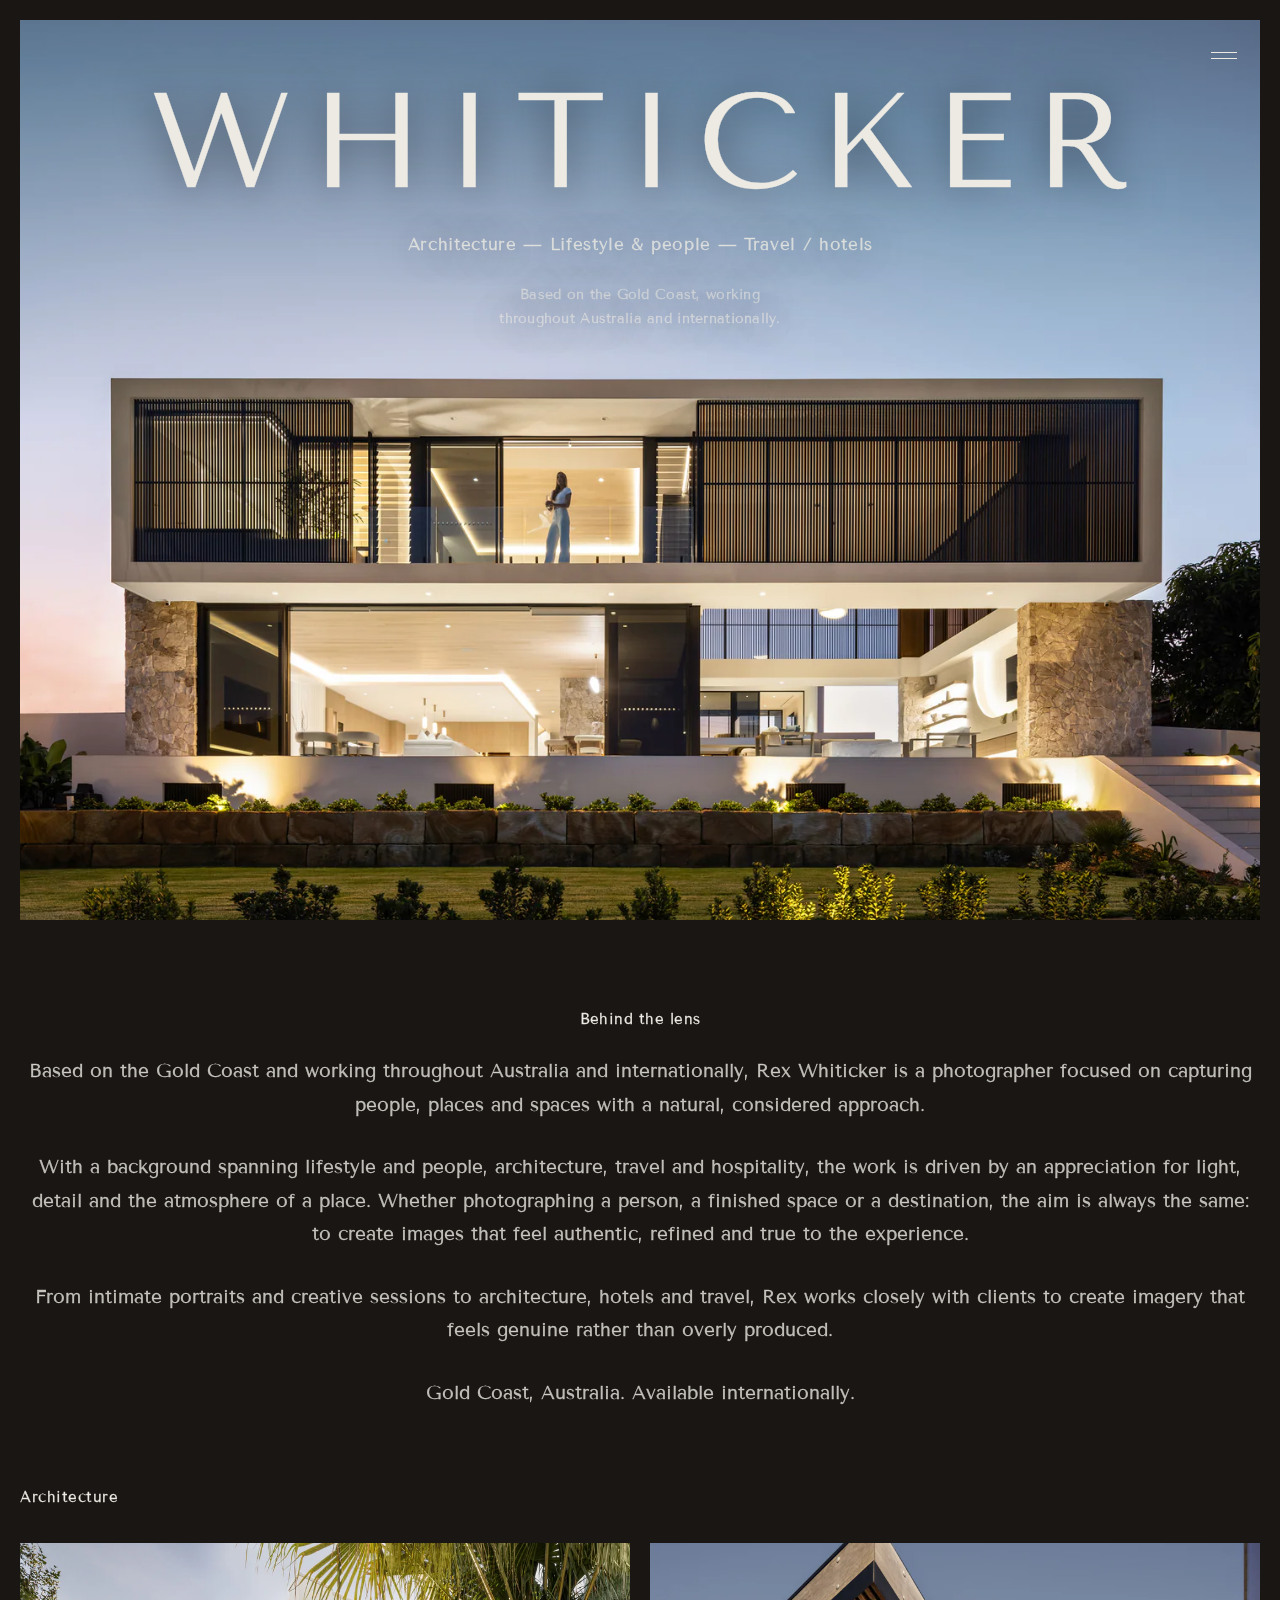
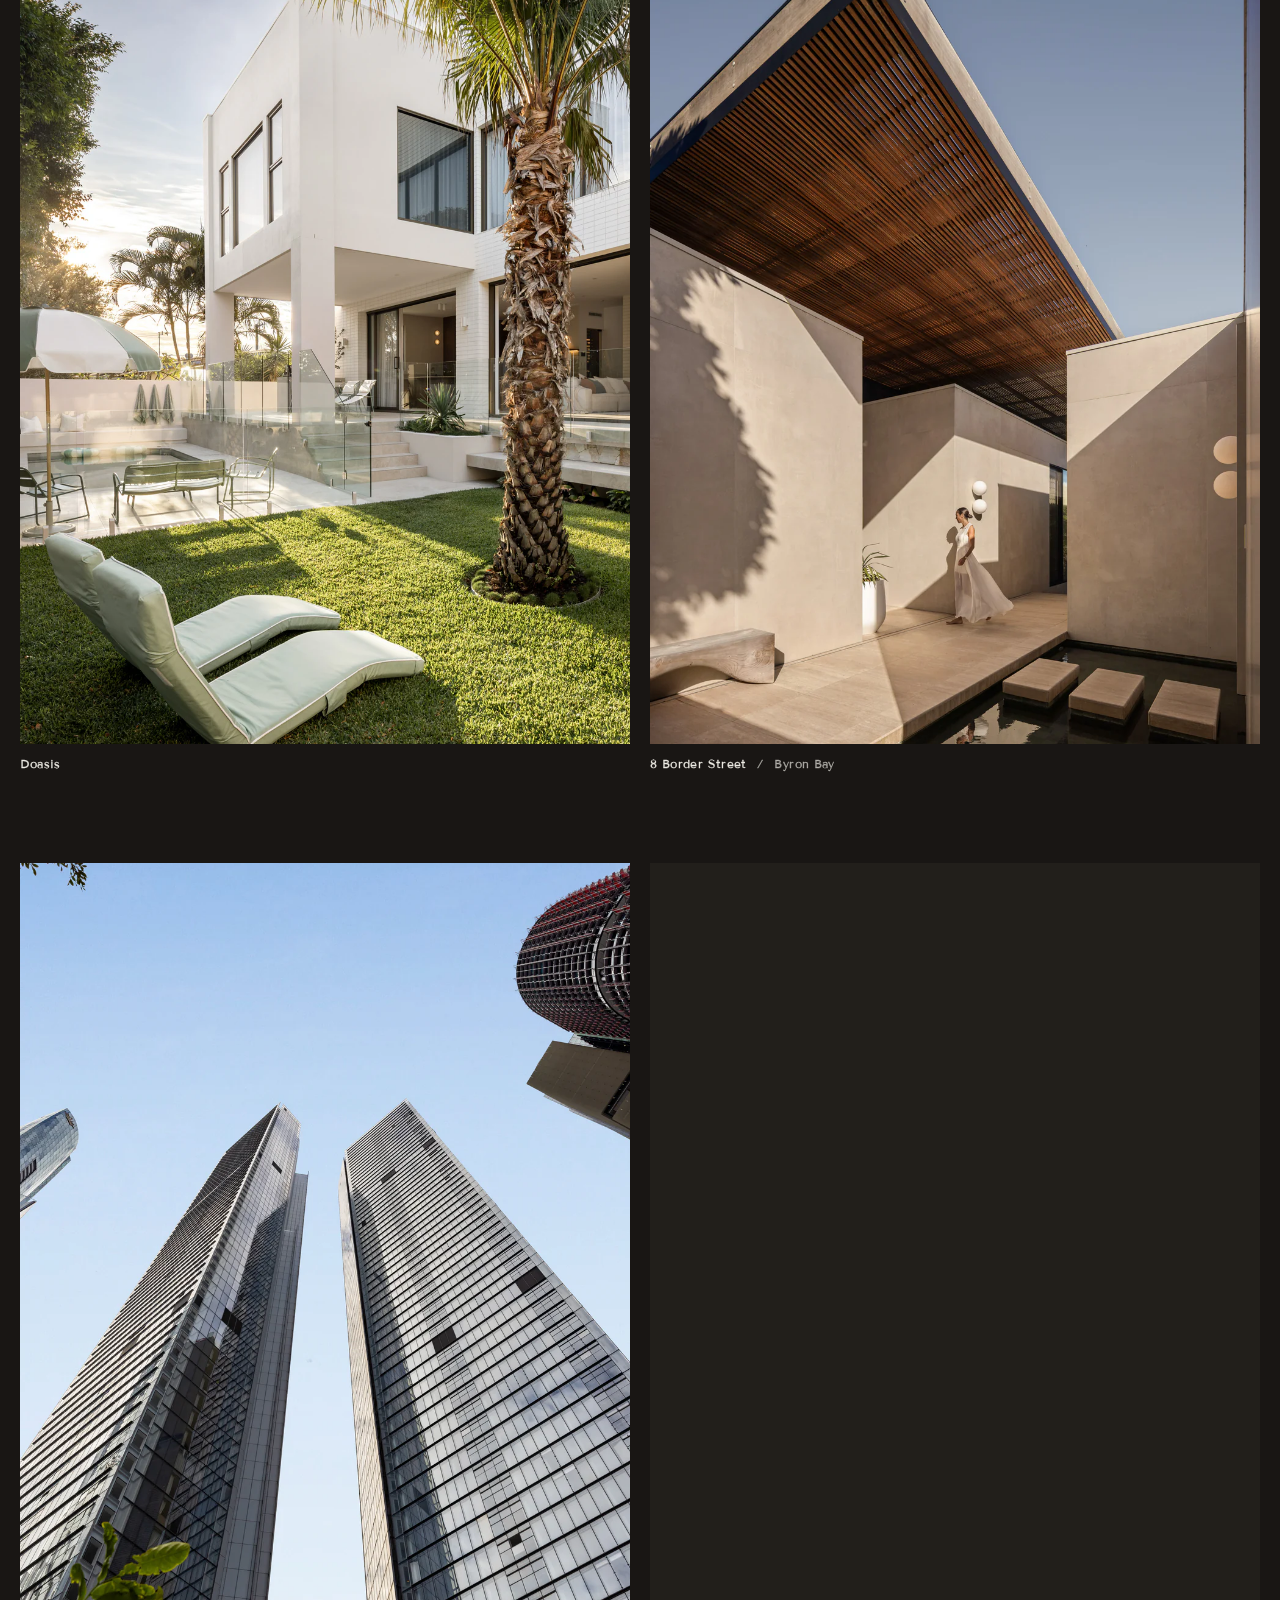
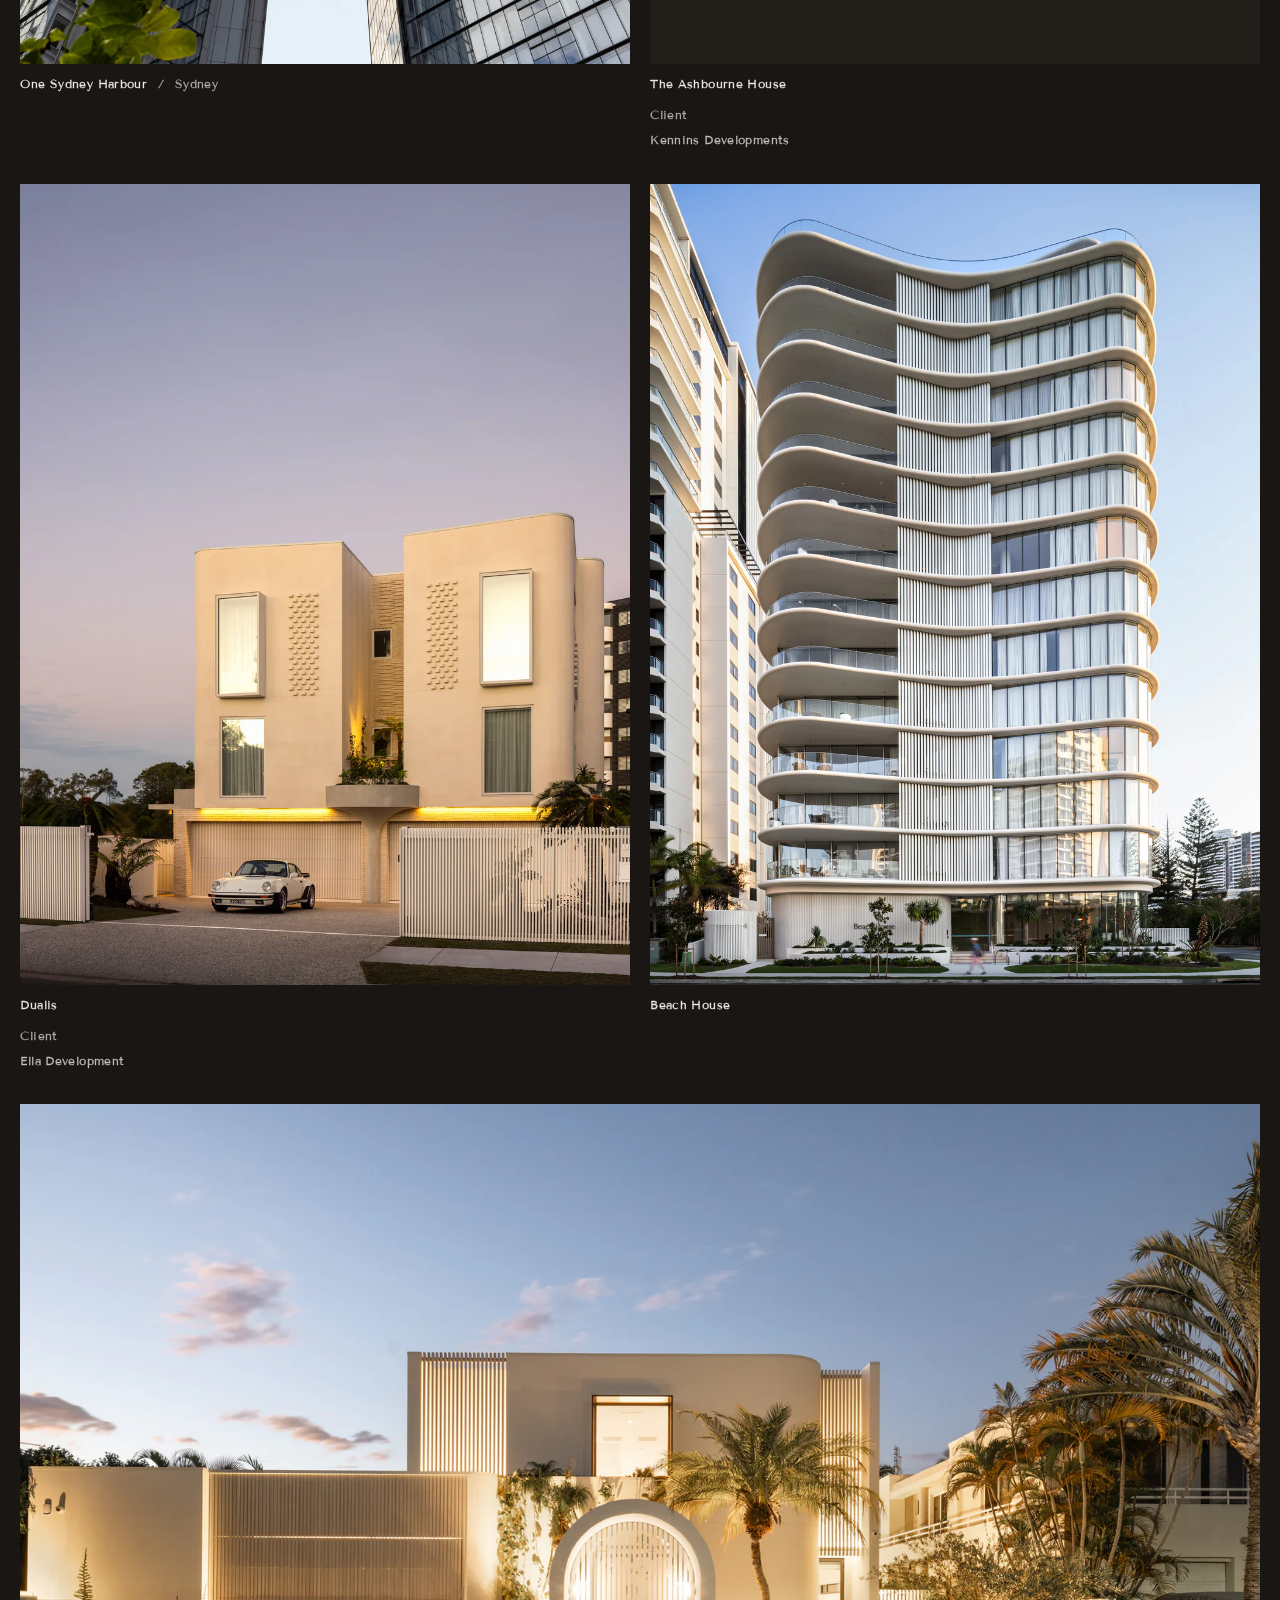
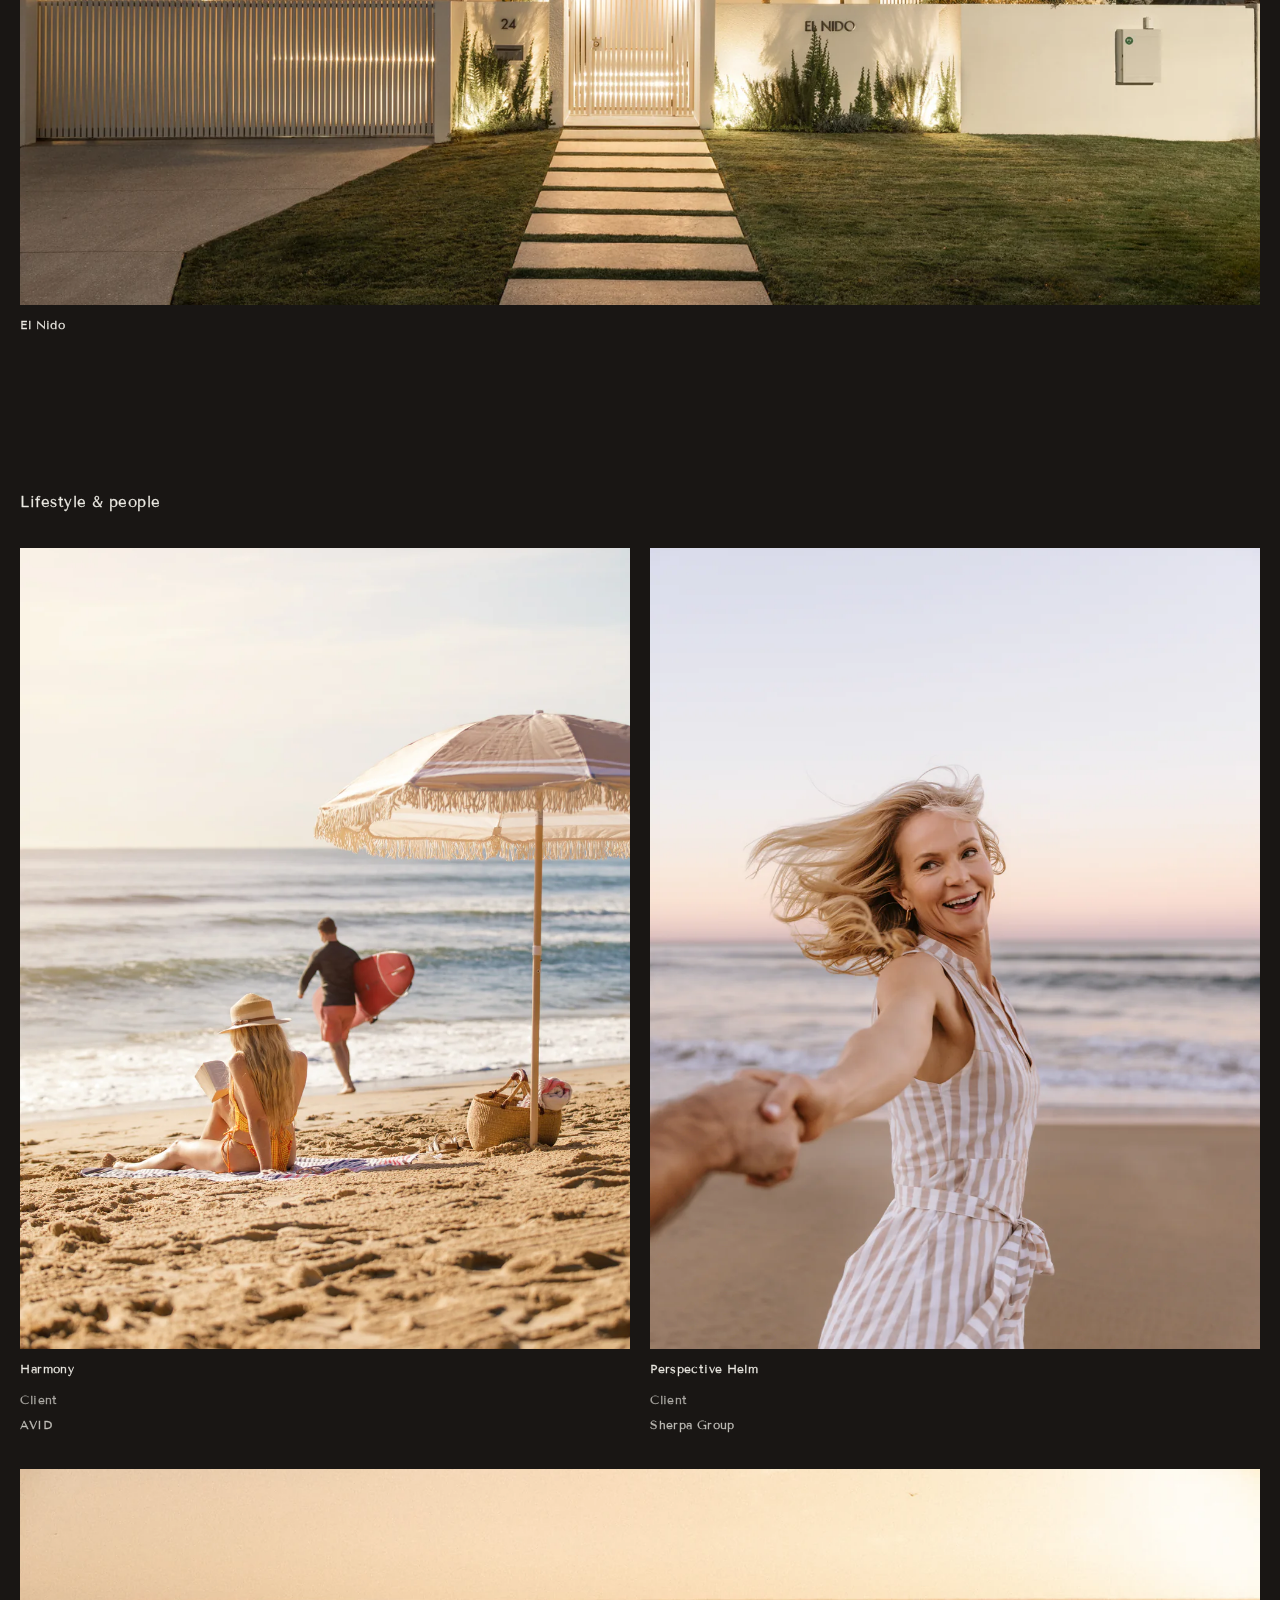
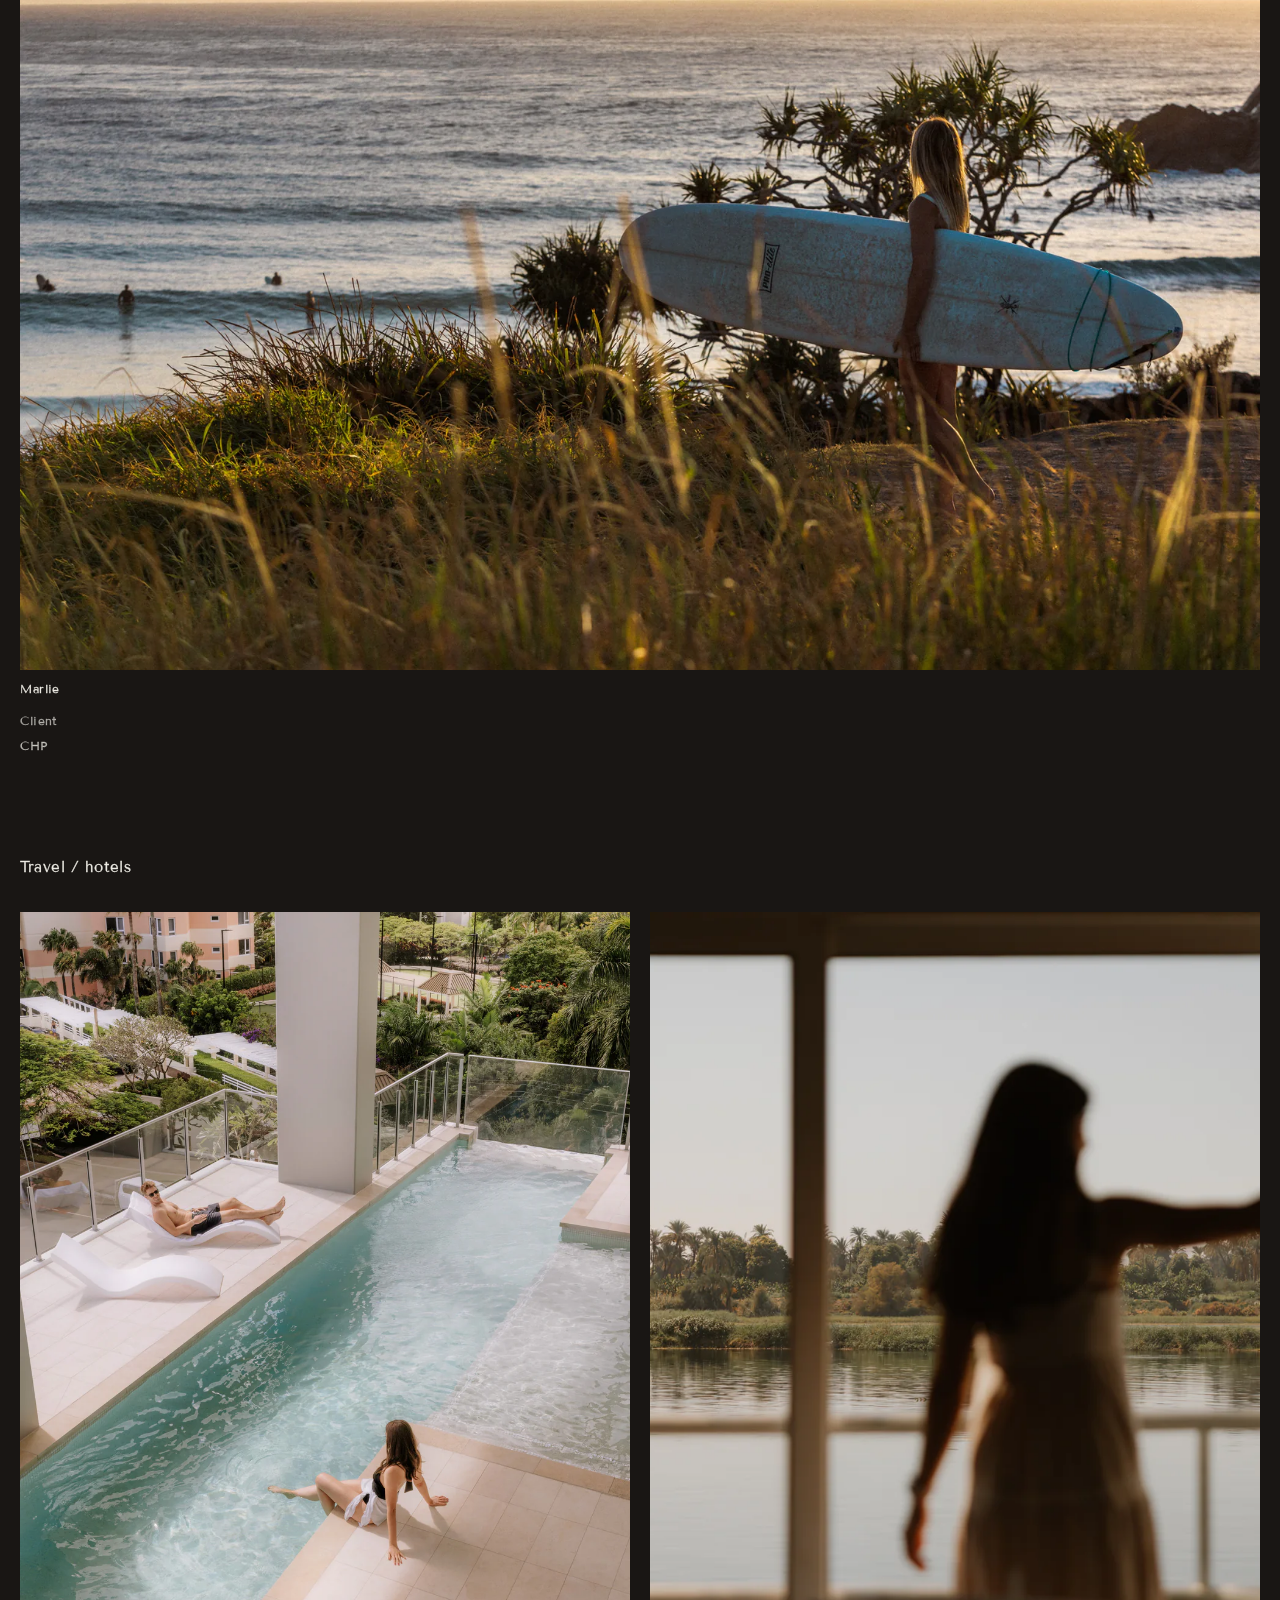
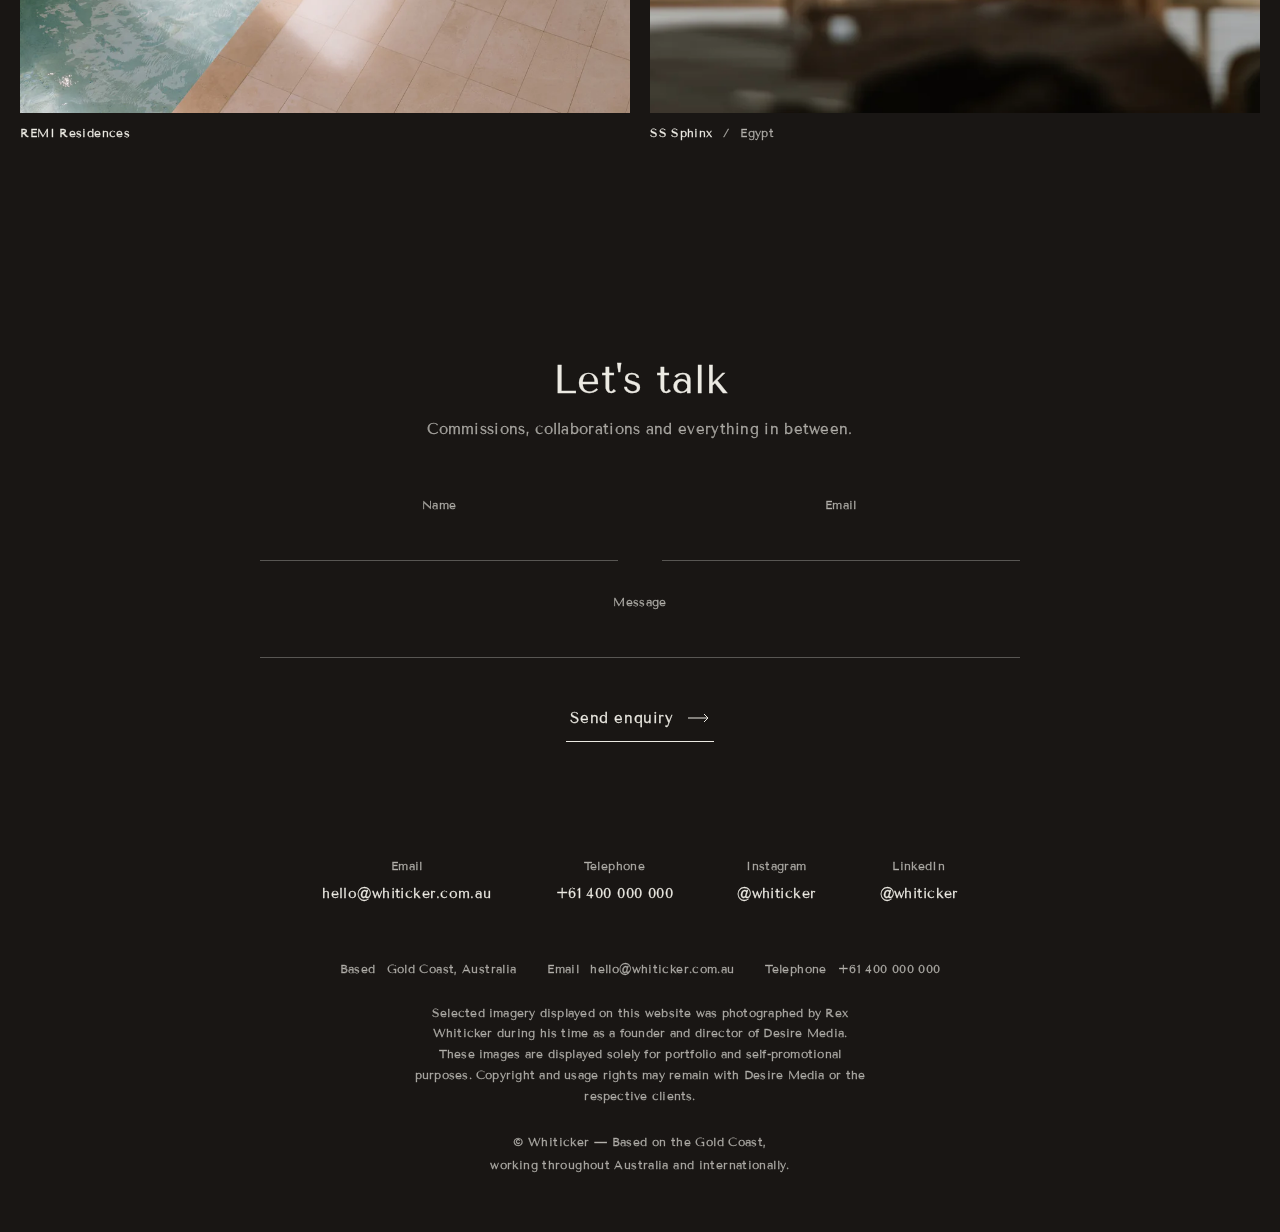
<file: index.html>
<!DOCTYPE html>
<html lang="en" class="no-js">
<head>
	<meta charset="utf-8">
	<meta name="viewport" content="width=device-width, initial-scale=1">
	<title>Whiticker</title>
	<meta name="description" content="Whiticker — architecture, lifestyle &amp; people, travel &amp; hotels. Based on the Gold Coast, working throughout Australia and internationally.">

	<!-- The work is shown for portfolio purposes only and copyright may sit
	     with Desire Media or its clients, so keep it out of image search -->
	<meta name="robots" content="noimageindex">

	<meta property="og:type" content="website">
	<meta property="og:title" content="Whiticker">
	<meta property="og:description" content="Architecture, lifestyle &amp; people, travel &amp; hotels. Based on the Gold Coast, working throughout Australia and internationally.">
	<meta property="og:url" content="https://whiticker.com.au/">
	<meta property="og:image" content="https://whiticker.com.au/images/og.jpg">
	<meta property="og:image:width" content="1200">
	<meta property="og:image:height" content="630">
	<meta name="twitter:card" content="summary_large_image">

	<!-- Flip no-js → js before first paint, so the hidden-until-revealed
	     states only apply when JS is actually there to reveal them -->
	<script>document.documentElement.className = 'js';</script>

	<!-- Favicon: the letter W in Tenor Sans, the wordmark's own face. Rendered
	     from the TTF to raster — an SVG favicon cannot rely on a web font.
	     Root-absolute paths: relative ones would resolve to /projects/… -->
	<link rel="icon" href="/favicon.ico" sizes="any">
	<link rel="icon" type="image/png" href="/favicon-32.png" sizes="32x32">
	<link rel="apple-touch-icon" href="/apple-touch-icon.png">

	<link rel="preconnect" href="https://fonts.googleapis.com">
	<link rel="preconnect" href="https://fonts.gstatic.com" crossorigin>
	<link rel="stylesheet" href="https://fonts.googleapis.com/css2?family=Tenor+Sans&display=swap">

	<!-- Start the hero fetch during head parsing: the page fade is gated on
	     this image decoding, so it is the one thing between load and fade -->
	<link rel="preload" as="image" href="images/work/the-ashbourne-house/13-1600.webp"
		imagesrcset="images/work/the-ashbourne-house/13-1000.webp 1000w, images/work/the-ashbourne-house/13-1600.webp 1600w, images/work/the-ashbourne-house/13-2400.webp 2400w"
		imagesizes="(max-width: 768px) 330vw, 100vw" fetchpriority="high">

	<link rel="stylesheet" href="style.css">
</head>
<body>

<!-- ==========================================================================
	 HEADER — name + hamburger, fixed top right. Slides in from the right and
	 holds alone for a beat before the work fades in behind it.
	 ========================================================================== -->
<header class="site-header">
	<a class="brand" href="#top" aria-label="Whiticker — back to top">Whiticker</a>

	<button
		class="nav-toggle"
		type="button"
		aria-label="Open menu"
		aria-expanded="false"
		aria-controls="site-nav">
		<span class="nav-toggle__box">
			<i class="nav-toggle__bar"></i>
			<i class="nav-toggle__bar"></i>
		</span>
	</button>
</header>

<!-- ==========================================================================
	 NAV — a 50/50 split. Left: one of Rex's photographs, a different one each
	 time it opens (main.js picks it; the img has no src until then). Right:
	 the menu and the business details, hung from the right edge under the
	 toggle. Phones drop the photograph and spread the panel down the screen.
	 ========================================================================== -->
<nav id="site-nav" class="nav-overlay" aria-hidden="true">
	<div class="nav-overlay__media" aria-hidden="true">
		<img alt="" decoding="async" draggable="false">
		<p class="nav-overlay__caption"></p>
	</div>

	<div class="nav-overlay__panel">
		<ul class="nav-list">
			<li style="--i:0"><a href="#behind-the-lens">About</a></li>
			<li style="--i:1"><a href="projects/">Projects</a></li>
			<li style="--i:2"><a href="#contact">Contact</a></li>
		</ul>

		<!-- PLACEHOLDER business details: email, phone and handles.
	     Replace with Rex's real ones here, in the footer and in the contact
	     section, on both pages. -->
		<dl class="biz nav-biz">
			<div class="biz__item"><dt>Email</dt><dd><a href="mailto:hello@whiticker.com.au">hello@whiticker.com.au</a></dd></div>
			<div class="biz__item"><dt>Telephone</dt><dd><a href="tel:+61400000000">+61 400 000 000</a></dd></div>
			<div class="biz__item"><dt>Instagram</dt><dd><a href="https://www.instagram.com/" target="_blank" rel="noopener noreferrer">@whiticker</a></dd></div>
			<div class="biz__item"><dt>LinkedIn</dt><dd><a href="https://www.linkedin.com/" target="_blank" rel="noopener noreferrer">@whiticker</a></dd></div>
			<div class="biz__item"><dt>Based</dt><dd>Gold Coast, Australia</dd></div>
		</dl>
	</div>
</nav>

<!-- ==========================================================================
	 MAIN
	 hero → 01 behind the lens → 02 architecture + credits → 03 lifestyle
	      → 04 travel → 05 contact

	 Credits come only from Rex's own folder names (client, place) and the
	 photographs' capture year. Don't add architects, developers or agencies
	 he hasn't confirmed: a credit asserts a real commercial relationship.
	 ========================================================================== -->
<main id="top">

	<!-- Hero — one inset full-viewport image, wordmark centred over it.
	     The page waits for this photograph to decode before fading in, so it
	     is never seen arriving. .hero__title positions; .hero__title-in
	     carries the scroll fade. -->
	<section class="hero">
		<figure class="hero__media">
			<!-- 330vw on phones: the portrait viewport crops this 3:2 frame to
			     its middle third, so the decoded width is ~3.3x the screen -->
			<img src="images/work/the-ashbourne-house/13-1600.webp"
				srcset="images/work/the-ashbourne-house/13-1000.webp 1000w, images/work/the-ashbourne-house/13-1600.webp 1600w, images/work/the-ashbourne-house/13-2400.webp 2400w"
				sizes="(max-width: 768px) 330vw, 100vw"
				width="3000" height="2001"
				alt="A two storey house at dusk, stone piers beneath a long glazed upper level with a figure at the window"
				loading="eager" fetchpriority="high" decoding="async" draggable="false">
		</figure>

		<div class="hero__title">
			<div class="hero__title-in">
				<h1 class="hero__mark">Whiticker</h1>
				<p class="hero__tagline"><span>Architecture —</span> <span>Lifestyle &amp; people —</span> <span>Travel / hotels</span></p>
				<p class="hero__positioning">Based on the Gold Coast, working throughout Australia and internationally.</p>
			</div>
		</div>
	</section>

	<!-- ─── 01 ──────────────────────────────────────────────────────────── -->
	<h2 class="chapter chapter--centre" id="behind-the-lens">
		<span class="chapter__name">Behind the lens</span>
	</h2>

	<section class="about">
		<div class="about__body">
			<p>Based on the Gold Coast and working throughout Australia and internationally, Rex Whiticker is a photographer focused on capturing people, places and spaces with a natural, considered approach.</p>
			<p>With a background spanning lifestyle and people, architecture, travel and hospitality, the work is driven by an appreciation for light, detail and the atmosphere of a place. Whether photographing a person, a finished space or a destination, the aim is always the same: to create images that feel authentic, refined and true to the experience.</p>
			<p>From intimate portraits and creative sessions to architecture, hotels and travel, Rex works closely with clients to create imagery that feels genuine rather than overly produced.</p>
			<p>Gold Coast, Australia. Available internationally.</p>
		</div>
	</section>

	<!-- ─── 02 ──────────────────────────────────────────────────────────── -->
	<h2 class="chapter" id="architecture">
		<span class="chapter__name">Architecture</span>
	</h2>

	<section class="row">
		<figure class="frame">
			<a class="frame__media" href="projects/#doasis" style="--pos:50% 60%">
				<img src="images/work/doasis/01-1600.webp"
					srcset="images/work/doasis/01-1000.webp 1000w, images/work/doasis/01-1600.webp 1600w"
					sizes="(max-width: 768px) 130vw, 50vw"
					width="2250" height="3000"
					alt="Garden lounges on the lawn beneath a palm, the white two storey house behind"
					loading="lazy" decoding="async" draggable="false">
				<p class="frame__note">Doasis</p>
			</a>
			<figcaption class="frame__credit">
				<p class="frame__line"><span class="frame__project">Doasis</span></p>
			</figcaption>
		</figure>
		<figure class="frame">
			<a class="frame__media" href="projects/#8-border-street" style="--pos:50% 50%">
				<img src="images/work/8-border-street/07-1600.webp"
					srcset="images/work/8-border-street/07-1000.webp 1000w, images/work/8-border-street/07-1600.webp 1600w"
					sizes="(max-width: 768px) 130vw, 50vw"
					width="2001" height="3000"
					alt="Timber lined roof edge cantilevering over a rendered courtyard"
					loading="lazy" decoding="async" draggable="false">
				<p class="frame__note">8 Border Street</p>
			</a>
			<figcaption class="frame__credit">
				<p class="frame__line"><span class="frame__project">8 Border Street</span><span class="frame__meta">Byron Bay</span></p>
			</figcaption>
		</figure>
	</section>

	<section class="row">
		<figure class="frame">
			<a class="frame__media" href="projects/#one-sydney-harbour" style="--pos:50% 50%">
				<img src="images/work/one-sydney-harbour/01-1600.webp"
					srcset="images/work/one-sydney-harbour/01-1000.webp 1000w, images/work/one-sydney-harbour/01-1600.webp 1600w"
					sizes="(max-width: 768px) 130vw, 50vw"
					width="2001" height="3000"
					alt="Looking up between the two glass towers into a clear sky"
					loading="lazy" decoding="async" draggable="false">
				<p class="frame__note">One Sydney Harbour</p>
			</a>
			<figcaption class="frame__credit">
				<p class="frame__line"><span class="frame__project">One Sydney Harbour</span><span class="frame__meta">Sydney</span></p>
			</figcaption>
		</figure>
		<figure class="frame">
			<a class="frame__media" href="projects/#the-ashbourne-house" style="--pos:50% 60%">
				<img src="images/work/the-ashbourne-house/06-1600.webp"
					srcset="images/work/the-ashbourne-house/06-1000.webp 1000w, images/work/the-ashbourne-house/06-1600.webp 1600w"
					sizes="(max-width: 768px) 130vw, 50vw"
					width="2001" height="3000"
					alt="Stone clad entry with floating steps lit at dusk"
					loading="lazy" decoding="async" draggable="false">
				<p class="frame__note">The Ashbourne House</p>
			</a>
			<figcaption class="frame__credit">
				<p class="frame__line"><span class="frame__project">The Ashbourne House</span></p>
				<dl class="frame__specs">
					<div class="frame__spec"><dt>Client</dt><dd>Kennins Developments</dd></div>
				</dl>
			</figcaption>
		</figure>
	</section>

	<section class="row">
		<figure class="frame">
			<a class="frame__media" href="projects/#dualis" style="--pos:50% 72%">
				<img src="images/work/dualis/02-1600.webp"
					srcset="images/work/dualis/02-1000.webp 1000w, images/work/dualis/02-1600.webp 1600w"
					sizes="(max-width: 768px) 130vw, 50vw"
					width="2001" height="3000"
					alt="The twin townhouses under a lilac evening sky"
					loading="lazy" decoding="async" draggable="false">
				<p class="frame__note">Dualis</p>
			</a>
			<figcaption class="frame__credit">
				<p class="frame__line"><span class="frame__project">Dualis</span></p>
				<dl class="frame__specs">
					<div class="frame__spec"><dt>Client</dt><dd>Ella Development</dd></div>
				</dl>
			</figcaption>
		</figure>
		<figure class="frame">
			<a class="frame__media" href="projects/#beach-house" style="--pos:50% 8%">
				<img src="images/work/beach-house/02-1600.webp"
					srcset="images/work/beach-house/02-1000.webp 1000w, images/work/beach-house/02-1600.webp 1600w"
					sizes="(max-width: 768px) 130vw, 50vw"
					width="2001" height="3000"
					alt="The full height of the tower against a blue sky"
					loading="lazy" decoding="async" draggable="false">
				<p class="frame__note">Beach House</p>
			</a>
			<figcaption class="frame__credit">
				<p class="frame__line"><span class="frame__project">Beach House</span></p>
			</figcaption>
		</figure>
	</section>

	<section class="row row--wide">
		<figure class="frame">
			<a class="frame__media" href="projects/#el-nido" style="--pos:50% 62%">
				<img src="images/work/el-nido/10-1600.webp"
					srcset="images/work/el-nido/10-1000.webp 1000w, images/work/el-nido/10-1600.webp 1600w, images/work/el-nido/10-2400.webp 2400w"
					sizes="(max-width: 768px) 290vw, 100vw"
					width="3000" height="2001"
					alt="Front path leading to the arched entry at dusk"
					loading="lazy" decoding="async" draggable="false">
				<p class="frame__note">El Nido</p>
			</a>
			<figcaption class="frame__credit">
				<p class="frame__line"><span class="frame__project">El Nido</span></p>
			</figcaption>
		</figure>
	</section>

	<!-- ─── 03 ──────────────────────────────────────────────────────────── -->
	<h2 class="chapter" id="lifestyle">
		<span class="chapter__name">Lifestyle &amp; people</span>
	</h2>

	<section class="row">
		<figure class="frame">
			<a class="frame__media" href="projects/#harmony" style="--pos:50% 60%">
				<img src="images/work/harmony/34-1600.webp"
					srcset="images/work/harmony/34-1000.webp 1000w, images/work/harmony/34-1600.webp 1600w"
					sizes="(max-width: 768px) 130vw, 50vw"
					width="2000" height="3000"
					alt="A woman beneath a beach umbrella as a surfer heads into the water"
					loading="lazy" decoding="async" draggable="false">
				<p class="frame__note">Harmony</p>
			</a>
			<figcaption class="frame__credit">
				<p class="frame__line"><span class="frame__project">Harmony</span></p>
				<dl class="frame__specs">
					<div class="frame__spec"><dt>Client</dt><dd>AVID</dd></div>
				</dl>
			</figcaption>
		</figure>
		<figure class="frame">
			<a class="frame__media" href="projects/#perspective-helm" style="--pos:50% 45%">
				<img src="images/work/perspective-helm/30-1600.webp"
					srcset="images/work/perspective-helm/30-1000.webp 1000w, images/work/perspective-helm/30-1600.webp 1600w"
					sizes="(max-width: 768px) 130vw, 50vw"
					width="2001" height="3000"
					alt="A woman laughing as she leads the way along the beach"
					loading="lazy" decoding="async" draggable="false">
				<p class="frame__note">Perspective Helm</p>
			</a>
			<figcaption class="frame__credit">
				<p class="frame__line"><span class="frame__project">Perspective Helm</span></p>
				<dl class="frame__specs">
					<div class="frame__spec"><dt>Client</dt><dd>Sherpa Group</dd></div>
				</dl>
			</figcaption>
		</figure>
	</section>

	<section class="row row--wide">
		<figure class="frame">
			<a class="frame__media" href="projects/#marlie" style="--pos:70% 50%">
				<img src="images/work/marlie/01-1600.webp"
					srcset="images/work/marlie/01-1000.webp 1000w, images/work/marlie/01-1600.webp 1600w, images/work/marlie/01-2400.webp 2400w"
					sizes="(max-width: 768px) 290vw, 100vw"
					width="3000" height="2000"
					alt="A surfer carrying her board through dune grass at sunset"
					loading="lazy" decoding="async" draggable="false">
				<p class="frame__note">Marlie</p>
			</a>
			<figcaption class="frame__credit">
				<p class="frame__line"><span class="frame__project">Marlie</span></p>
				<dl class="frame__specs">
					<div class="frame__spec"><dt>Client</dt><dd>CHP</dd></div>
				</dl>
			</figcaption>
		</figure>
	</section>

	<!-- ─── 04 ──────────────────────────────────────────────────────────── -->
	<h2 class="chapter" id="travel">
		<span class="chapter__name">Travel / hotels</span>
	</h2>

	<section class="row">
		<figure class="frame">
			<a class="frame__media" href="projects/#remi-residences" style="--pos:50% 60%">
				<img src="images/work/remi-residences/07-1600.webp"
					srcset="images/work/remi-residences/07-1000.webp 1000w, images/work/remi-residences/07-1600.webp 1600w"
					sizes="(max-width: 768px) 130vw, 50vw"
					width="2001" height="3000"
					alt="A woman at the end of a narrow pool lined with loungers"
					loading="lazy" decoding="async" draggable="false">
				<p class="frame__note">REMI Residences</p>
			</a>
			<figcaption class="frame__credit">
				<p class="frame__line"><span class="frame__project">REMI Residences</span></p>
			</figcaption>
		</figure>
		<figure class="frame">
			<a class="frame__media" href="projects/#ss-sphinx" style="--pos:50% 50%">
				<img src="images/work/ss-sphinx/58-1600.webp"
					srcset="images/work/ss-sphinx/58-1000.webp 1000w, images/work/ss-sphinx/58-1600.webp 1600w, images/work/ss-sphinx/58-2400.webp 2400w"
					sizes="(max-width: 768px) 290vw, 82vw"
					width="3000" height="2001"
					alt="A woman drawing back the curtains of a cabin above the Nile"
					loading="lazy" decoding="async" draggable="false">
				<p class="frame__note">SS Sphinx</p>
			</a>
			<figcaption class="frame__credit">
				<p class="frame__line"><span class="frame__project">SS Sphinx</span><span class="frame__meta">Egypt</span></p>
			</figcaption>
		</figure>
	</section>

	<!-- ─── 05 ─────────────────────────────────────────────────────────────
	     Contact, centred. The address, phone and handles are PLACEHOLDER —
	     replace them (and the form's mailto) with Rex's real details.

	     The site is static, so the form has no server to post to: main.js
	     turns it into a pre-filled email in the visitor's own mail app. To
	     receive enquiries directly instead, point the form at a form service
	     (Formspree, Web3Forms) set up in Rex's name.
	     ──────────────────────────────────────────────────────────────────── -->
	<section class="contact" id="contact">
		<div class="contact__inner">
			<h2 class="contact__title">Let's talk</h2>
			<p class="contact__lede">Commissions, collaborations and everything in between.</p>

			<form class="enquiry" action="mailto:hello@whiticker.com.au" method="post" enctype="text/plain">
				<div class="enquiry__pair">
					<label class="enquiry__field">Name<input type="text" name="name" autocomplete="name" required></label>
					<label class="enquiry__field">Email<input type="email" name="email" autocomplete="email" required></label>
				</div>
				<label class="enquiry__field">Message<textarea name="message" rows="2" required></textarea></label>
				<button class="enquiry__send" type="submit">Send enquiry <svg width="22" height="10" viewBox="0 0 22 10" aria-hidden="true" focusable="false"><path d="M0 5h20M16 1l4 4-4 4" fill="none" stroke="currentColor" stroke-width="1"/></svg></button>
				<p class="enquiry__status" role="status"></p>
			</form>

			<dl class="contact__details">
				<div class="contact__item">
					<dt>Email</dt>
					<dd><a href="mailto:hello@whiticker.com.au">hello@whiticker.com.au</a></dd>
				</div>
				<div class="contact__item">
					<dt>Telephone</dt>
					<dd><a href="tel:+61400000000">+61 400 000 000</a></dd>
				</div>
				<div class="contact__item">
					<dt>Instagram</dt>
					<dd><a href="https://www.instagram.com/" target="_blank" rel="noopener noreferrer">@whiticker</a></dd>
				</div>
				<div class="contact__item">
					<dt>LinkedIn</dt>
					<dd><a href="https://www.linkedin.com/" target="_blank" rel="noopener noreferrer">@whiticker</a></dd>
				</div>
			</dl>
		</div>

		<!-- Sits in its own bottom grid row, not inside the centred block —
		     otherwise its top margin strands empty space beneath it.
		     The disclaimer is Rex's wording, supplied for legal reasons: keep
		     it verbatim on every page that shows the photographs. -->
		<footer class="foot">
			<dl class="biz foot__biz">
				<div class="biz__item"><dt>Based</dt><dd>Gold Coast, Australia</dd></div>
				<div class="biz__item"><dt>Email</dt><dd><a href="mailto:hello@whiticker.com.au">hello@whiticker.com.au</a></dd></div>
				<div class="biz__item"><dt>Telephone</dt><dd><a href="tel:+61400000000">+61 400 000 000</a></dd></div>
			</dl>
			<p class="foot__disclaimer">Selected imagery displayed on this website was photographed by Rex Whiticker during his time as a founder and director of Desire Media. These images are displayed solely for portfolio and self-promotional purposes. Copyright and usage rights may remain with Desire Media or the respective clients.</p>
			<p class="contact__colophon">© Whiticker — Based on the Gold Coast, working throughout Australia and internationally.</p>
		</footer>
	</section>

</main>

<script src="main.js" defer></script>
</body>
</html>
</file>
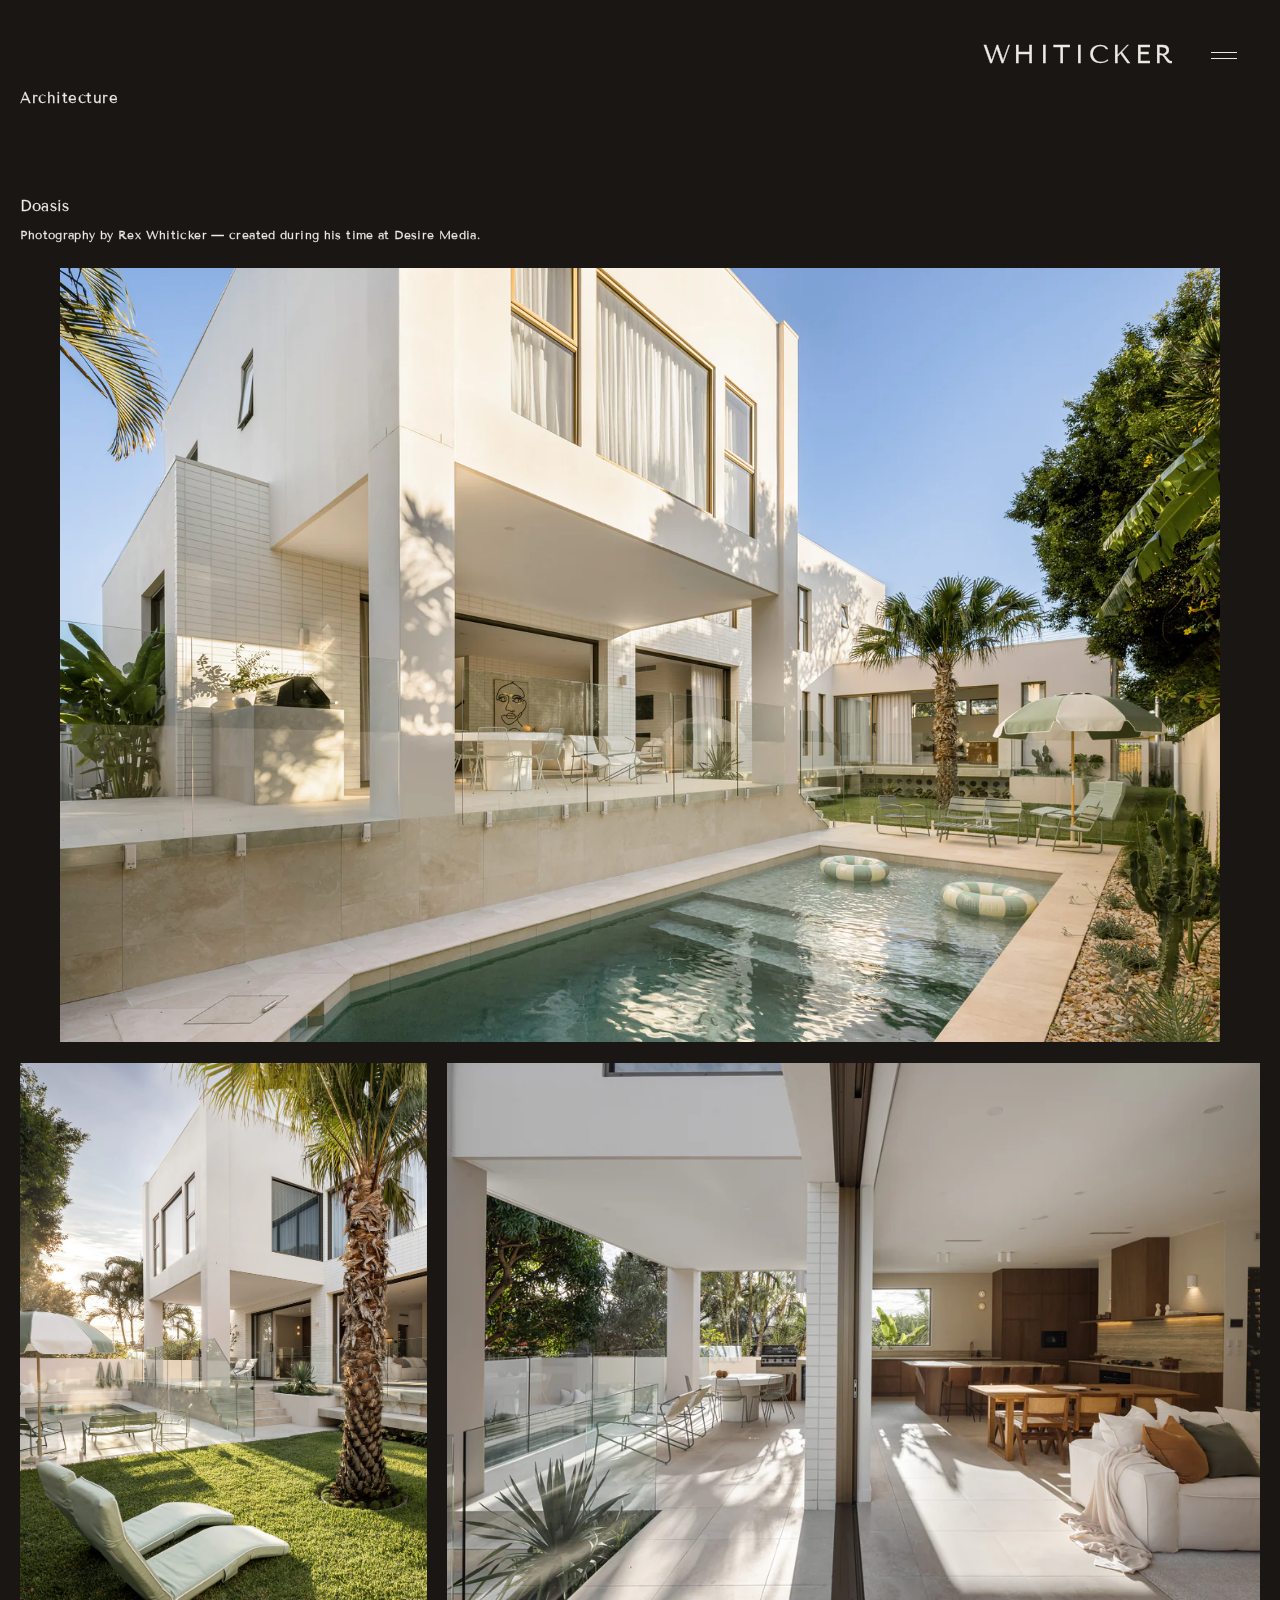
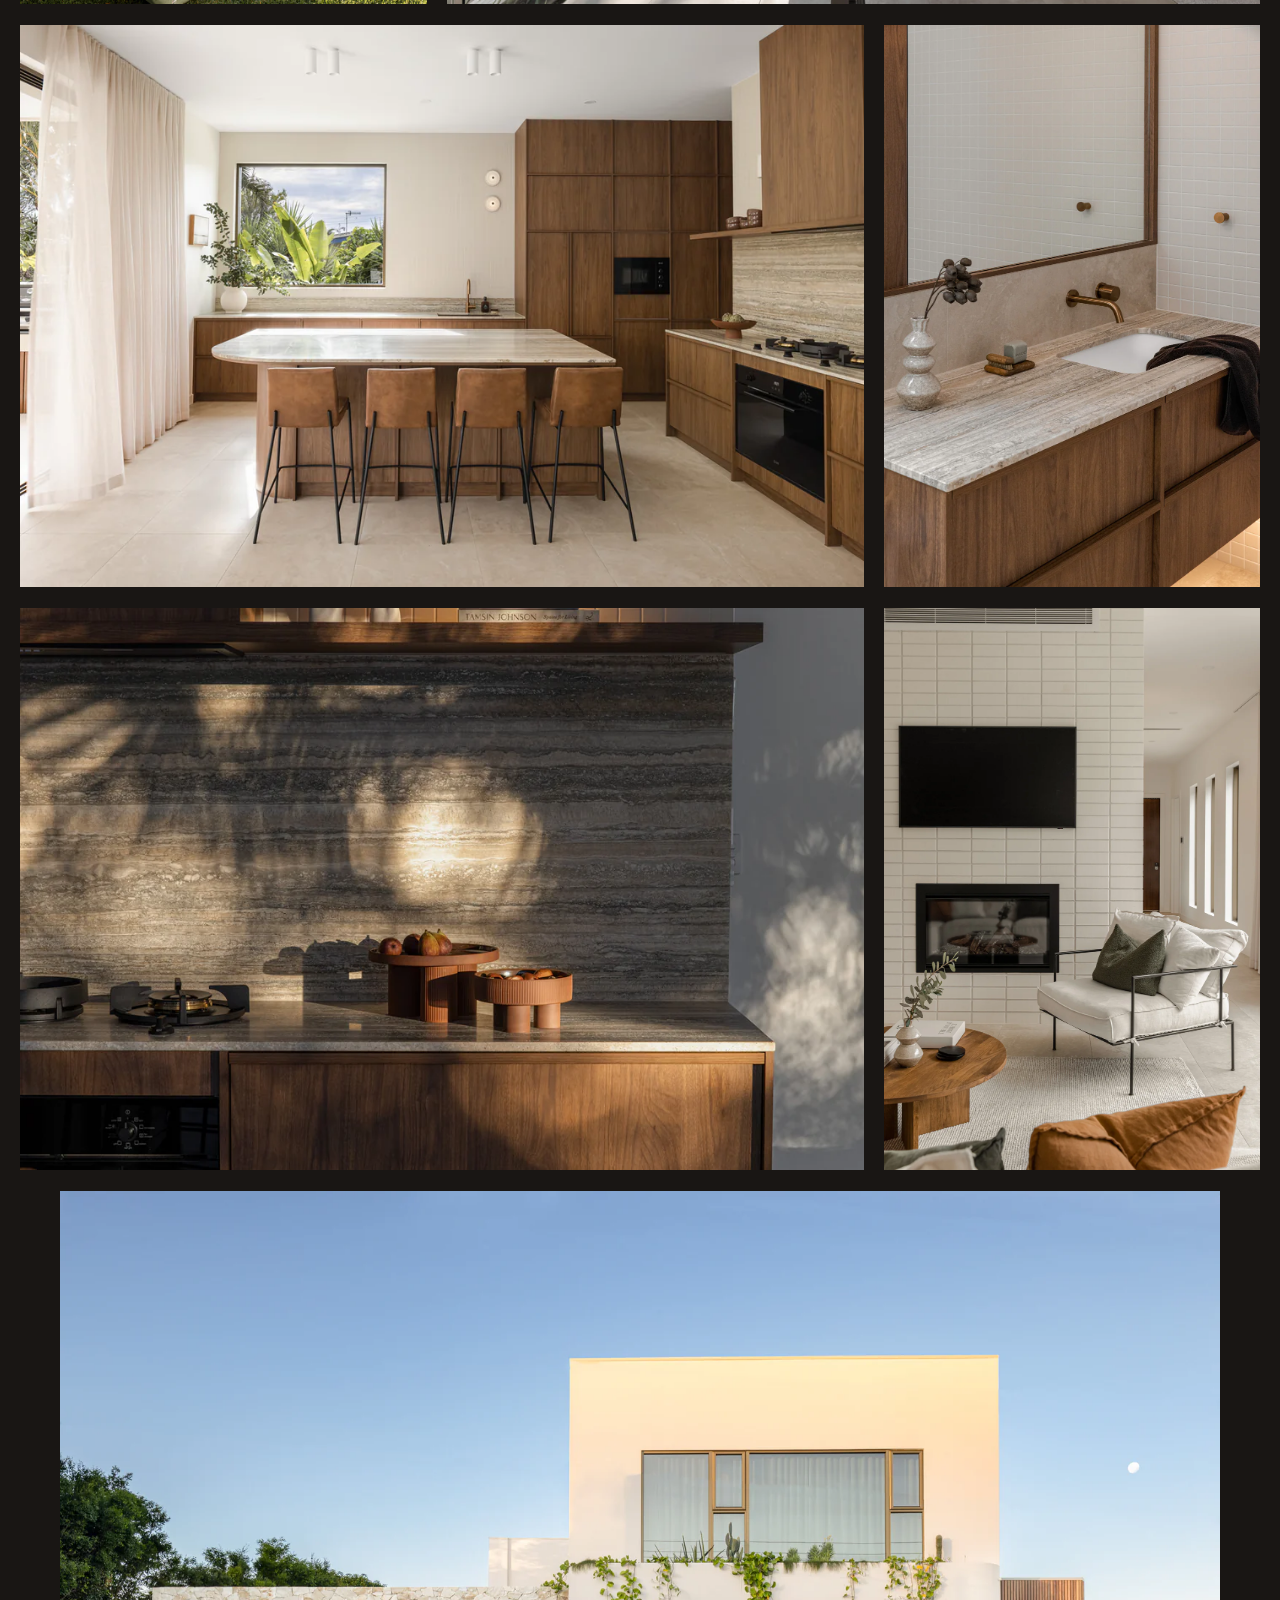
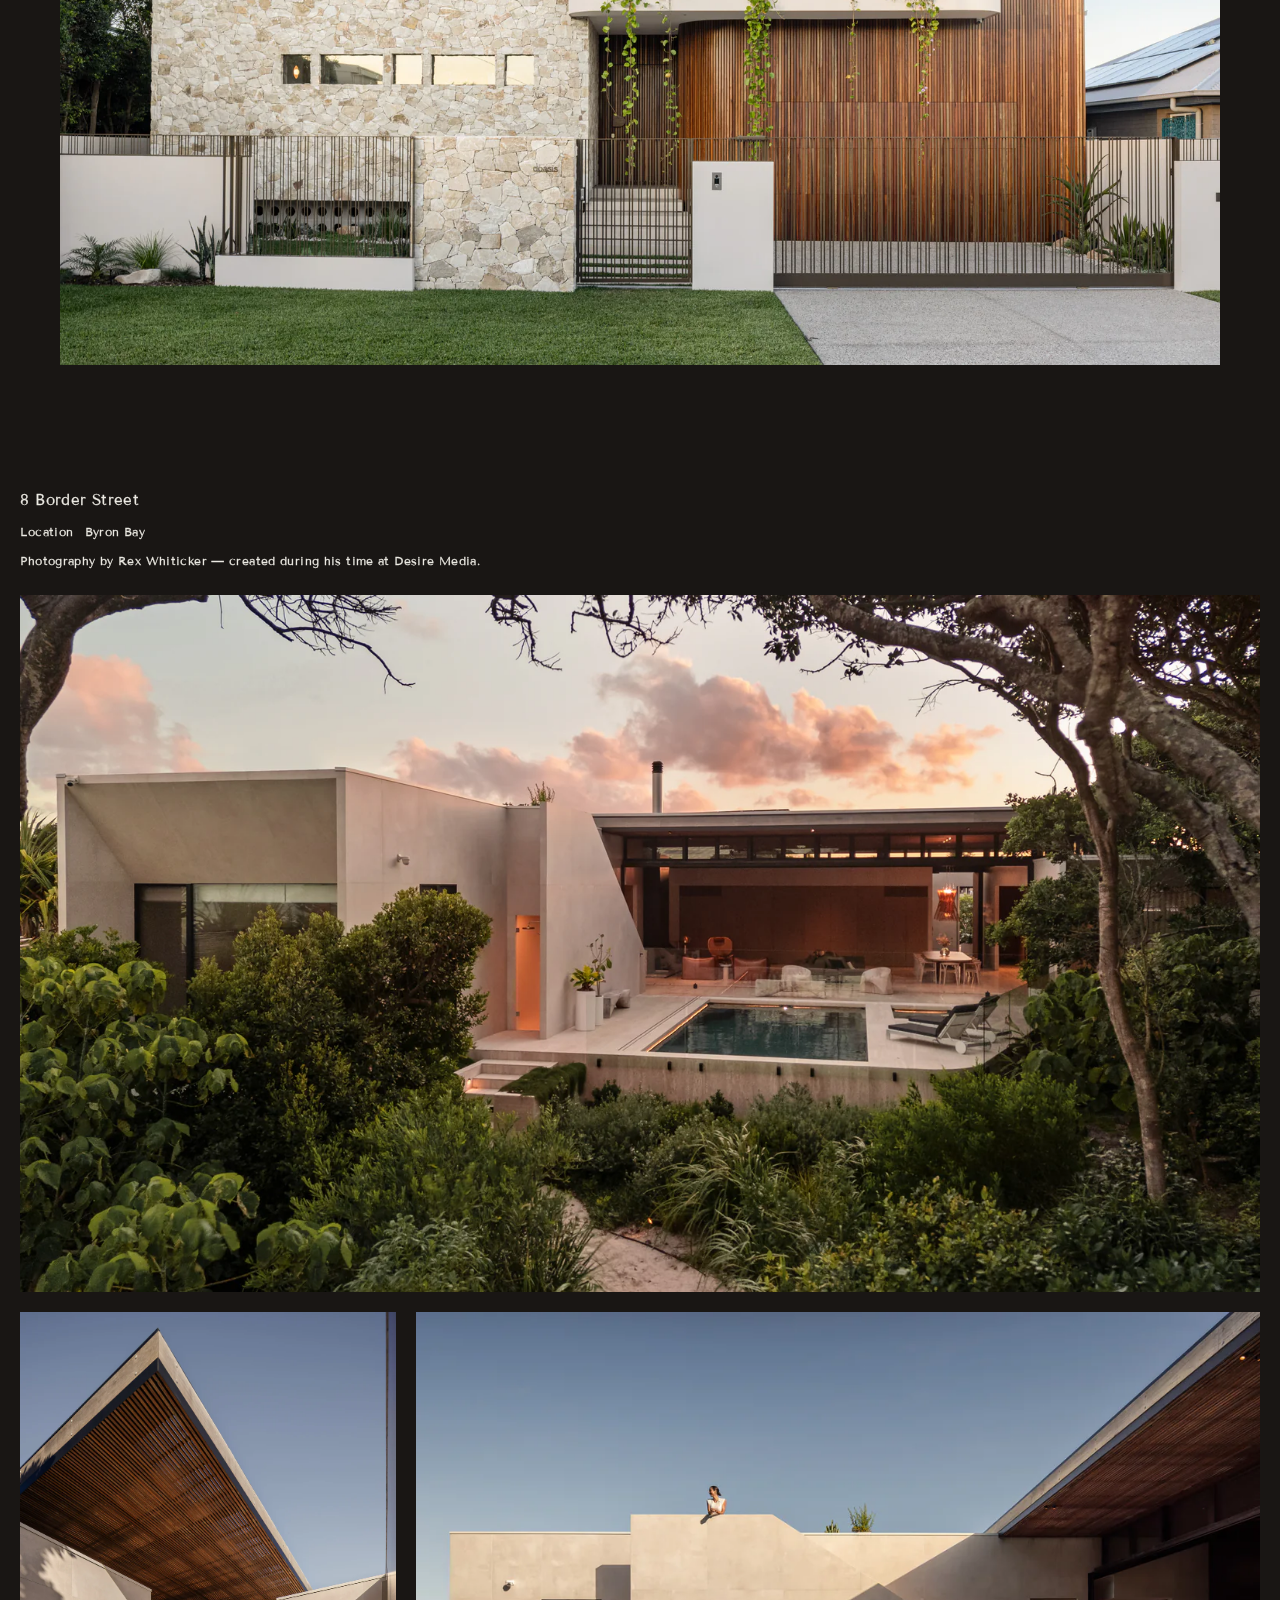
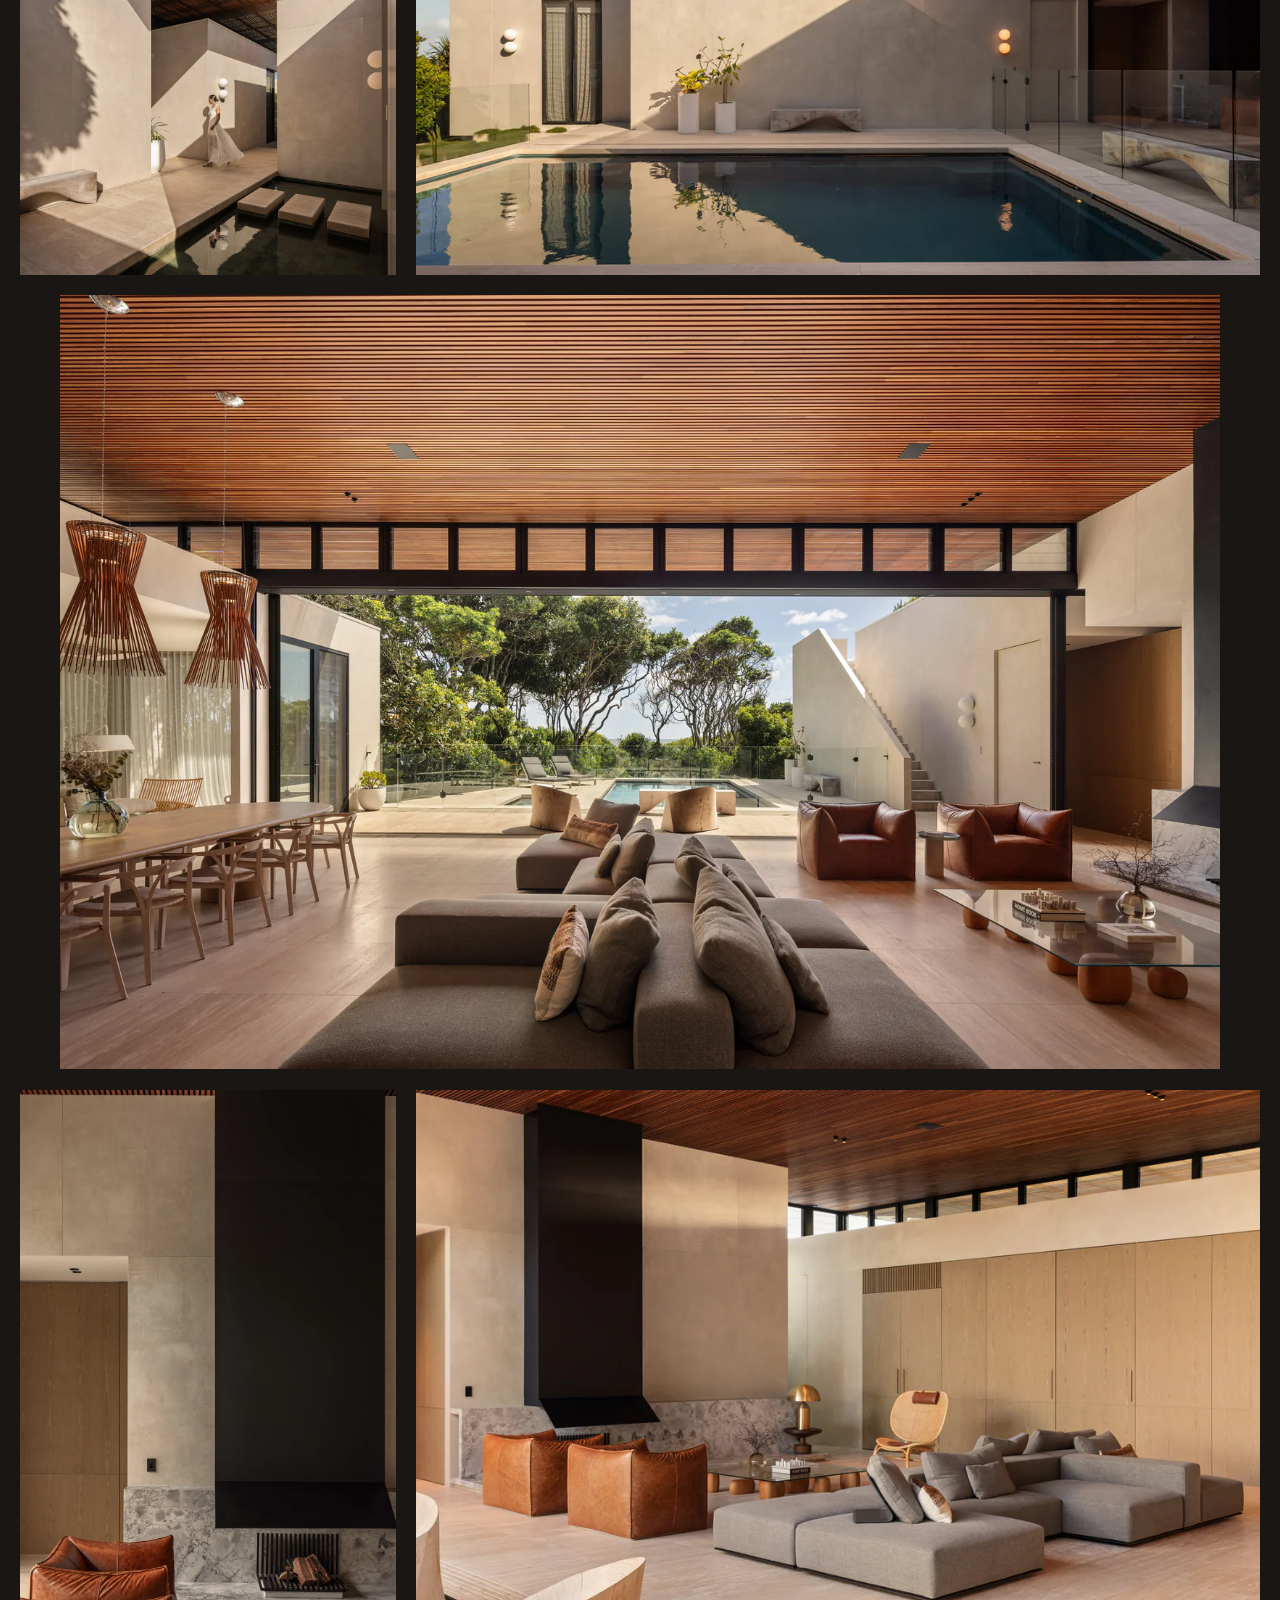
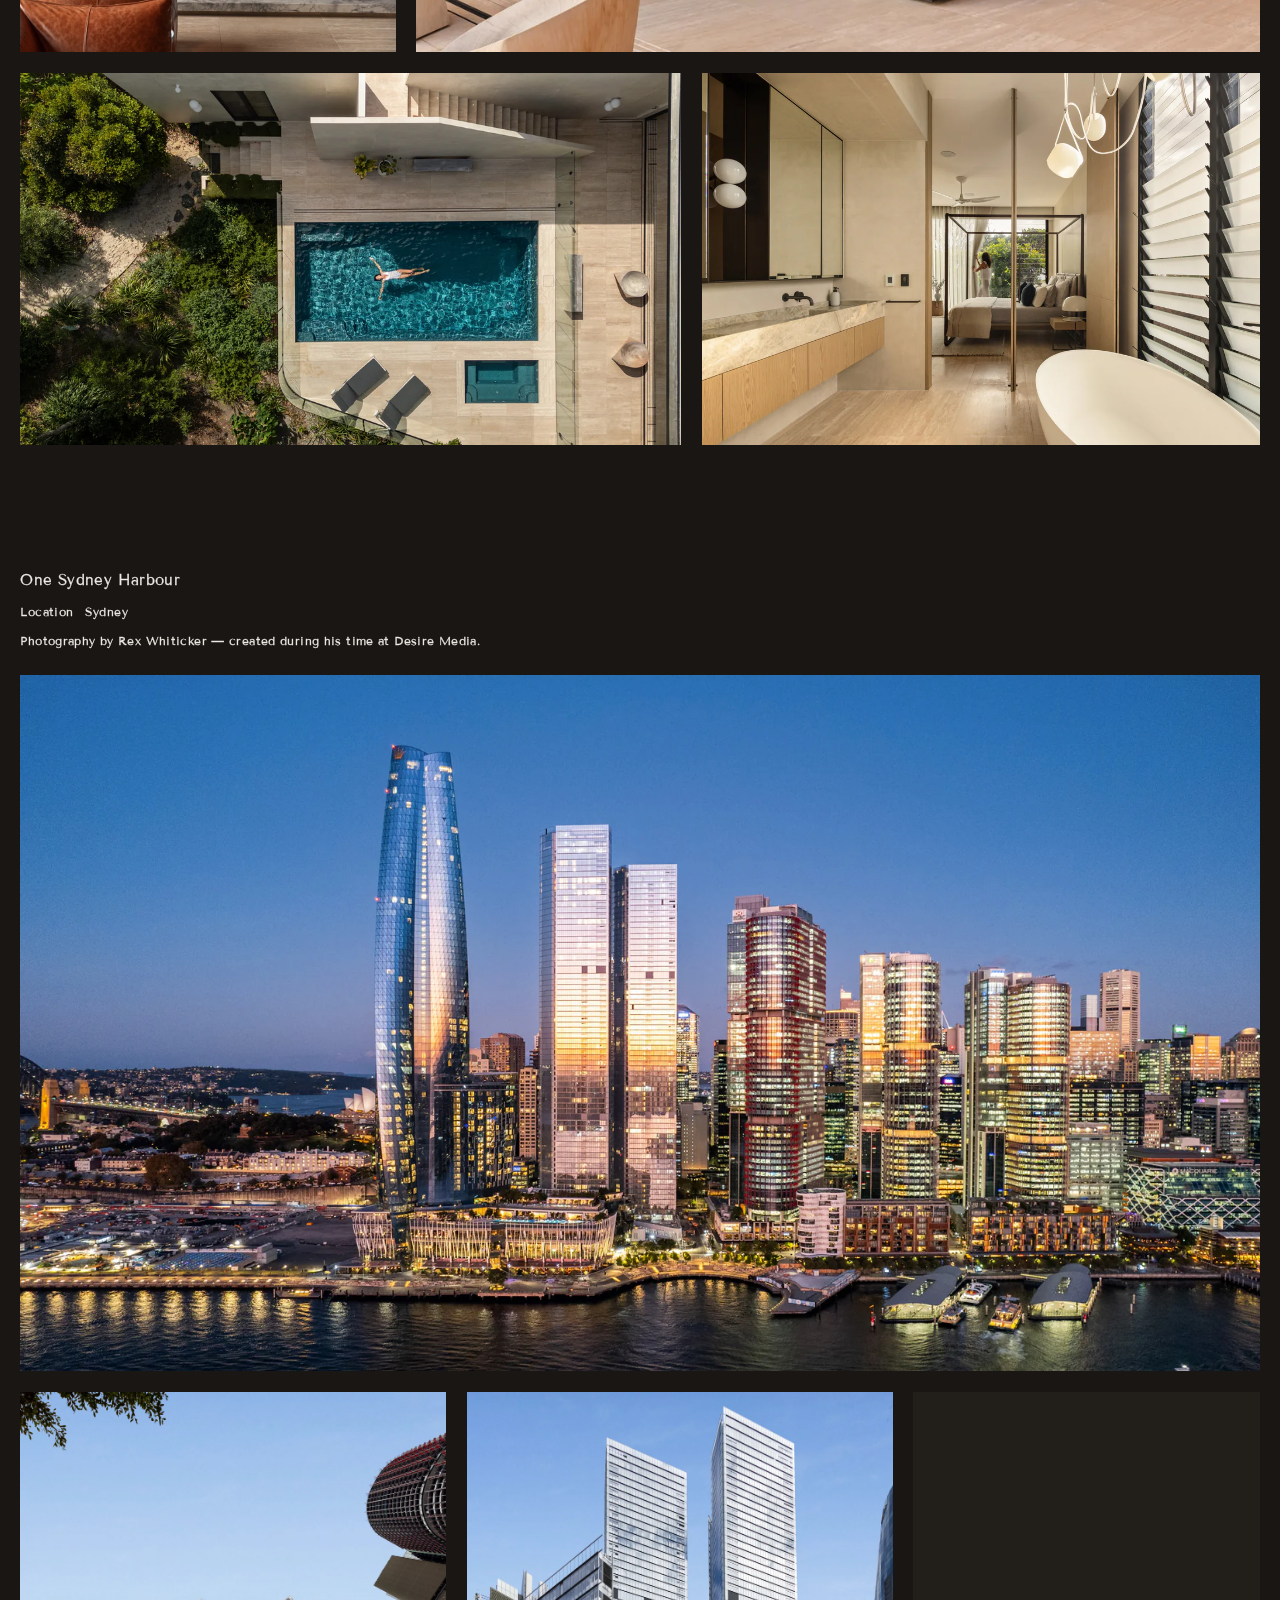
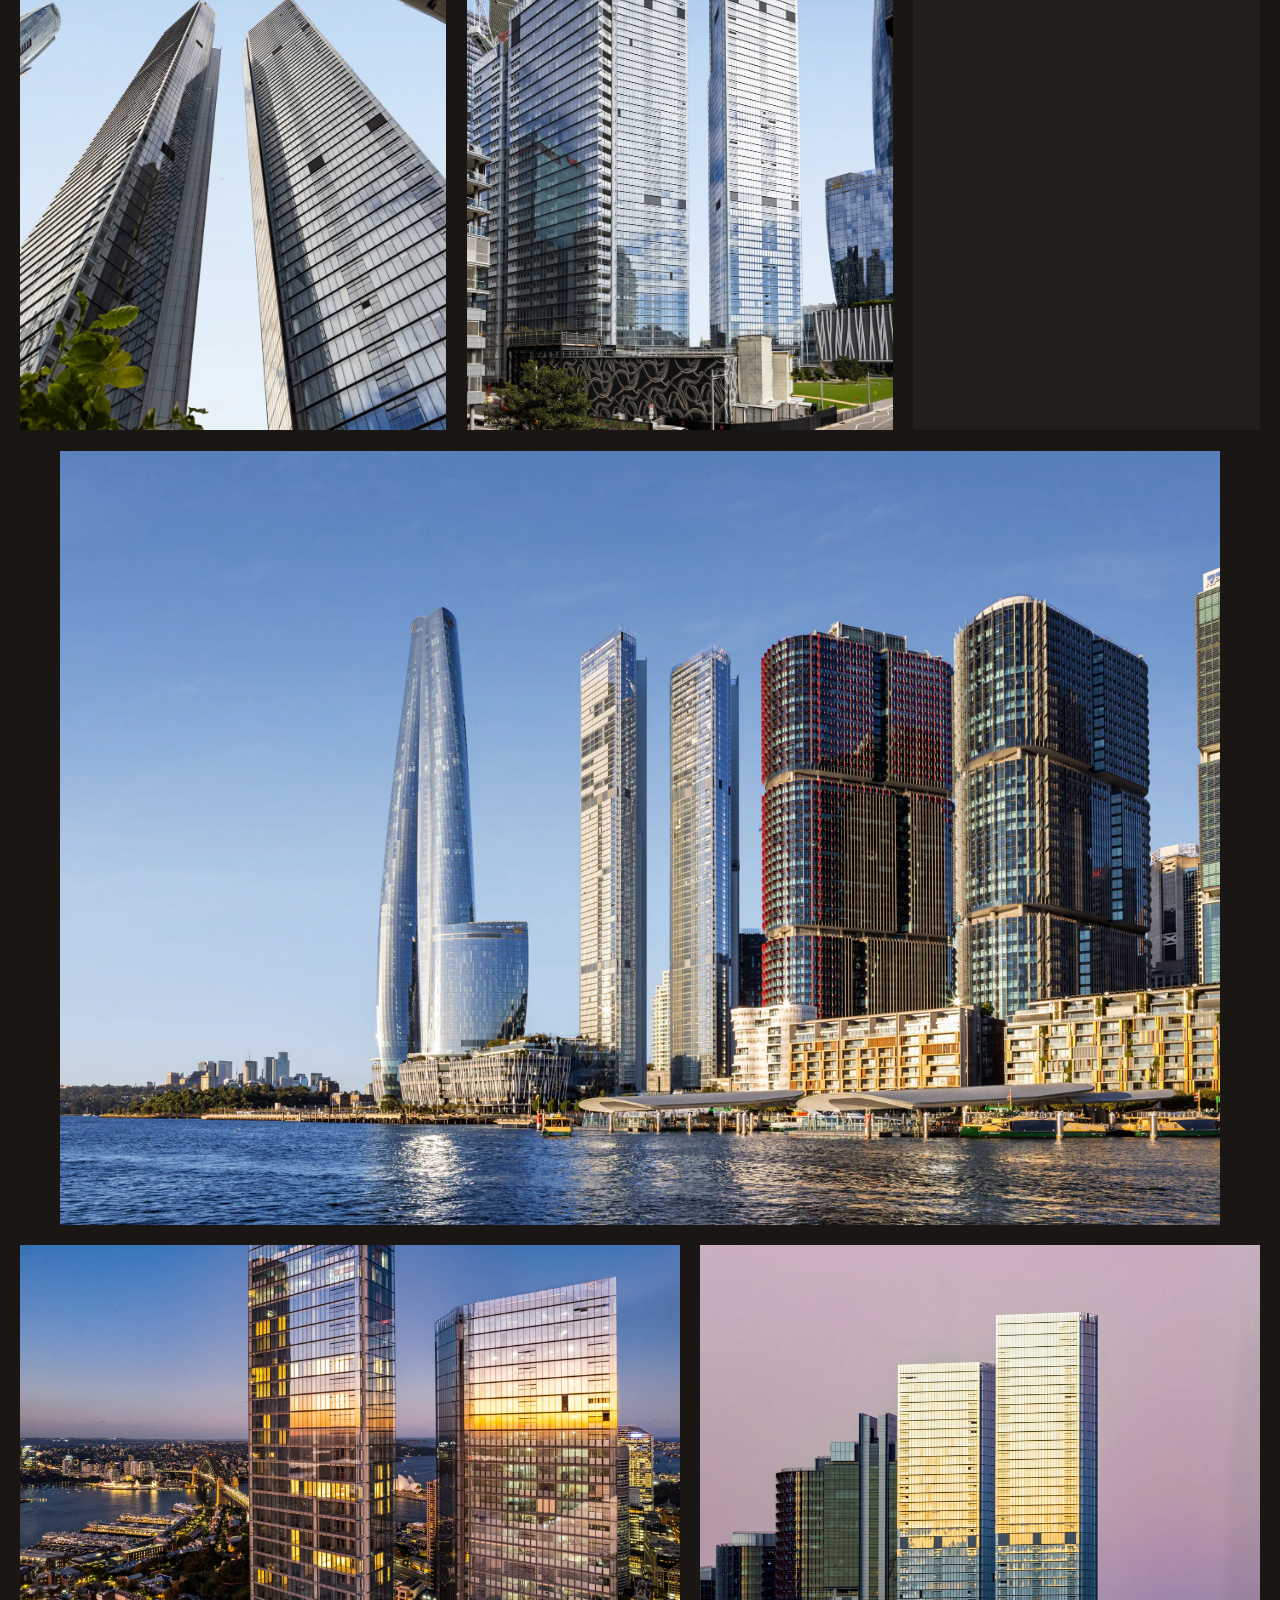
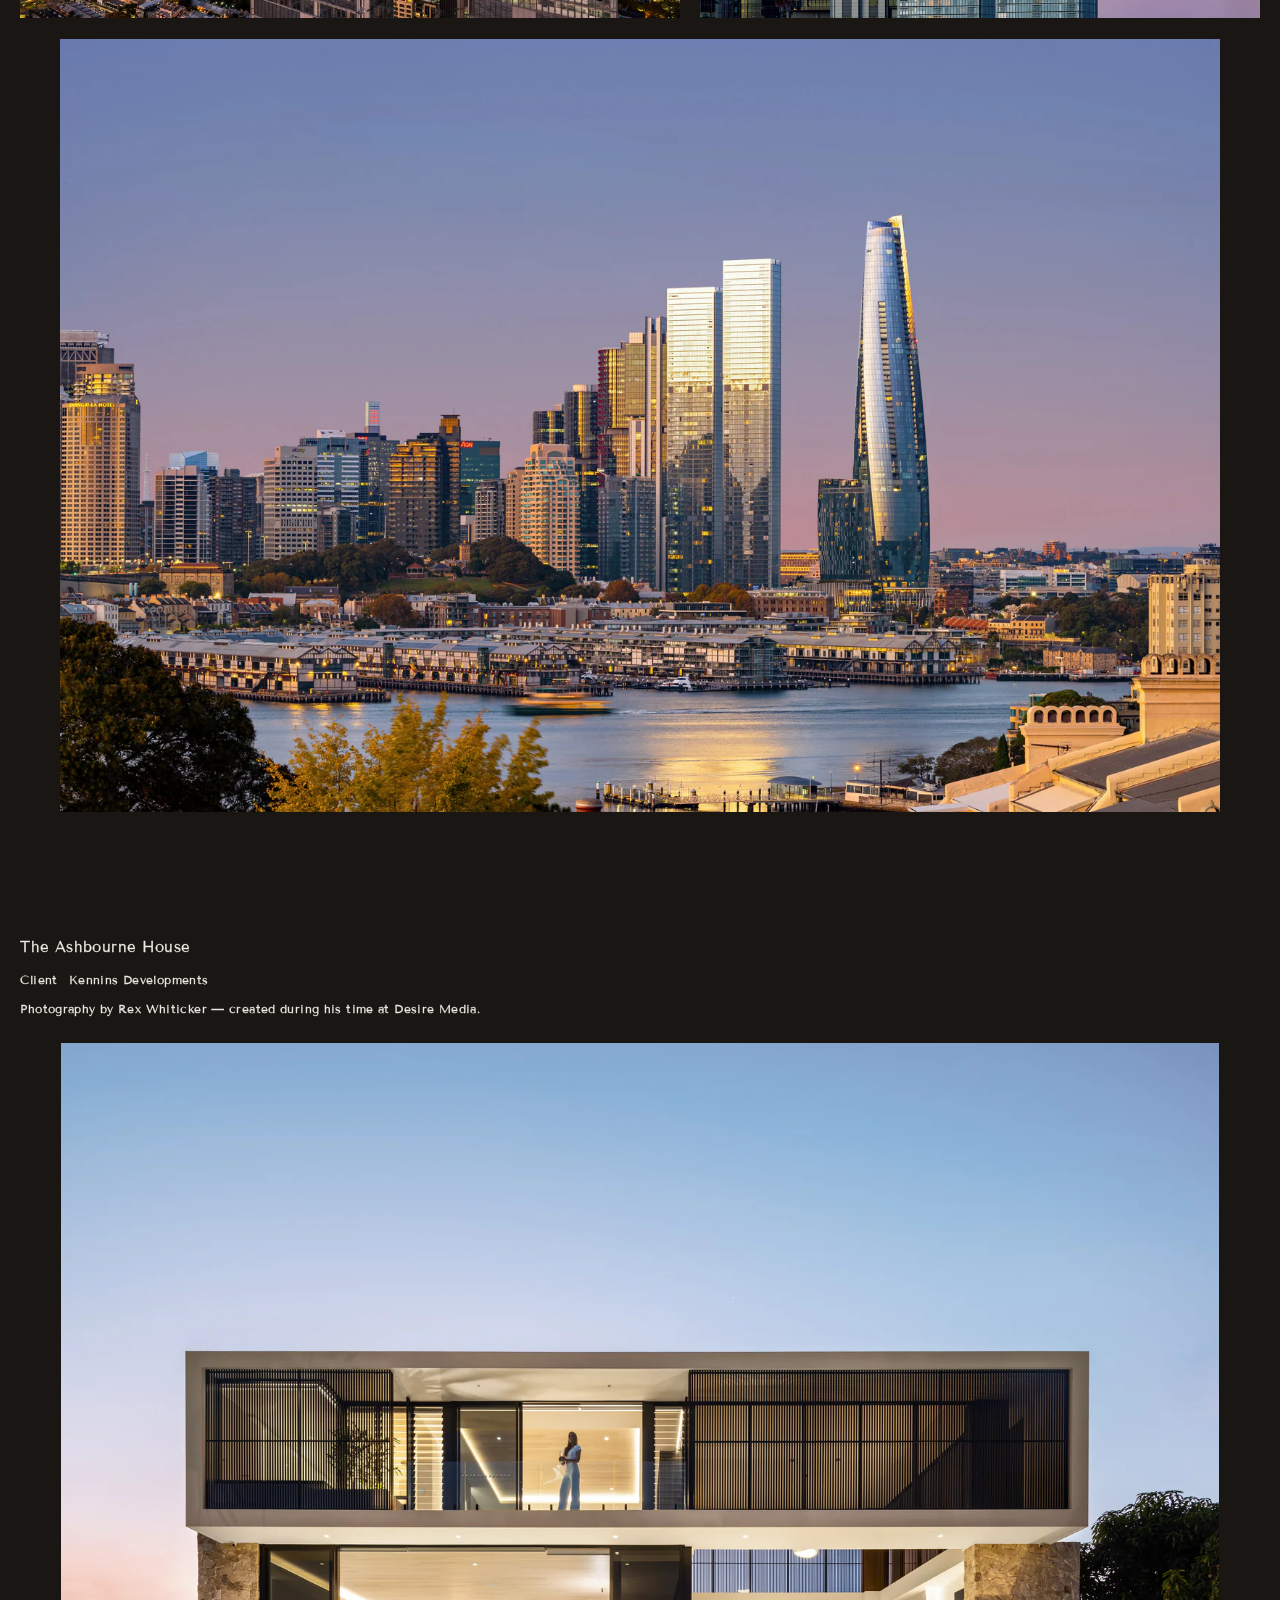
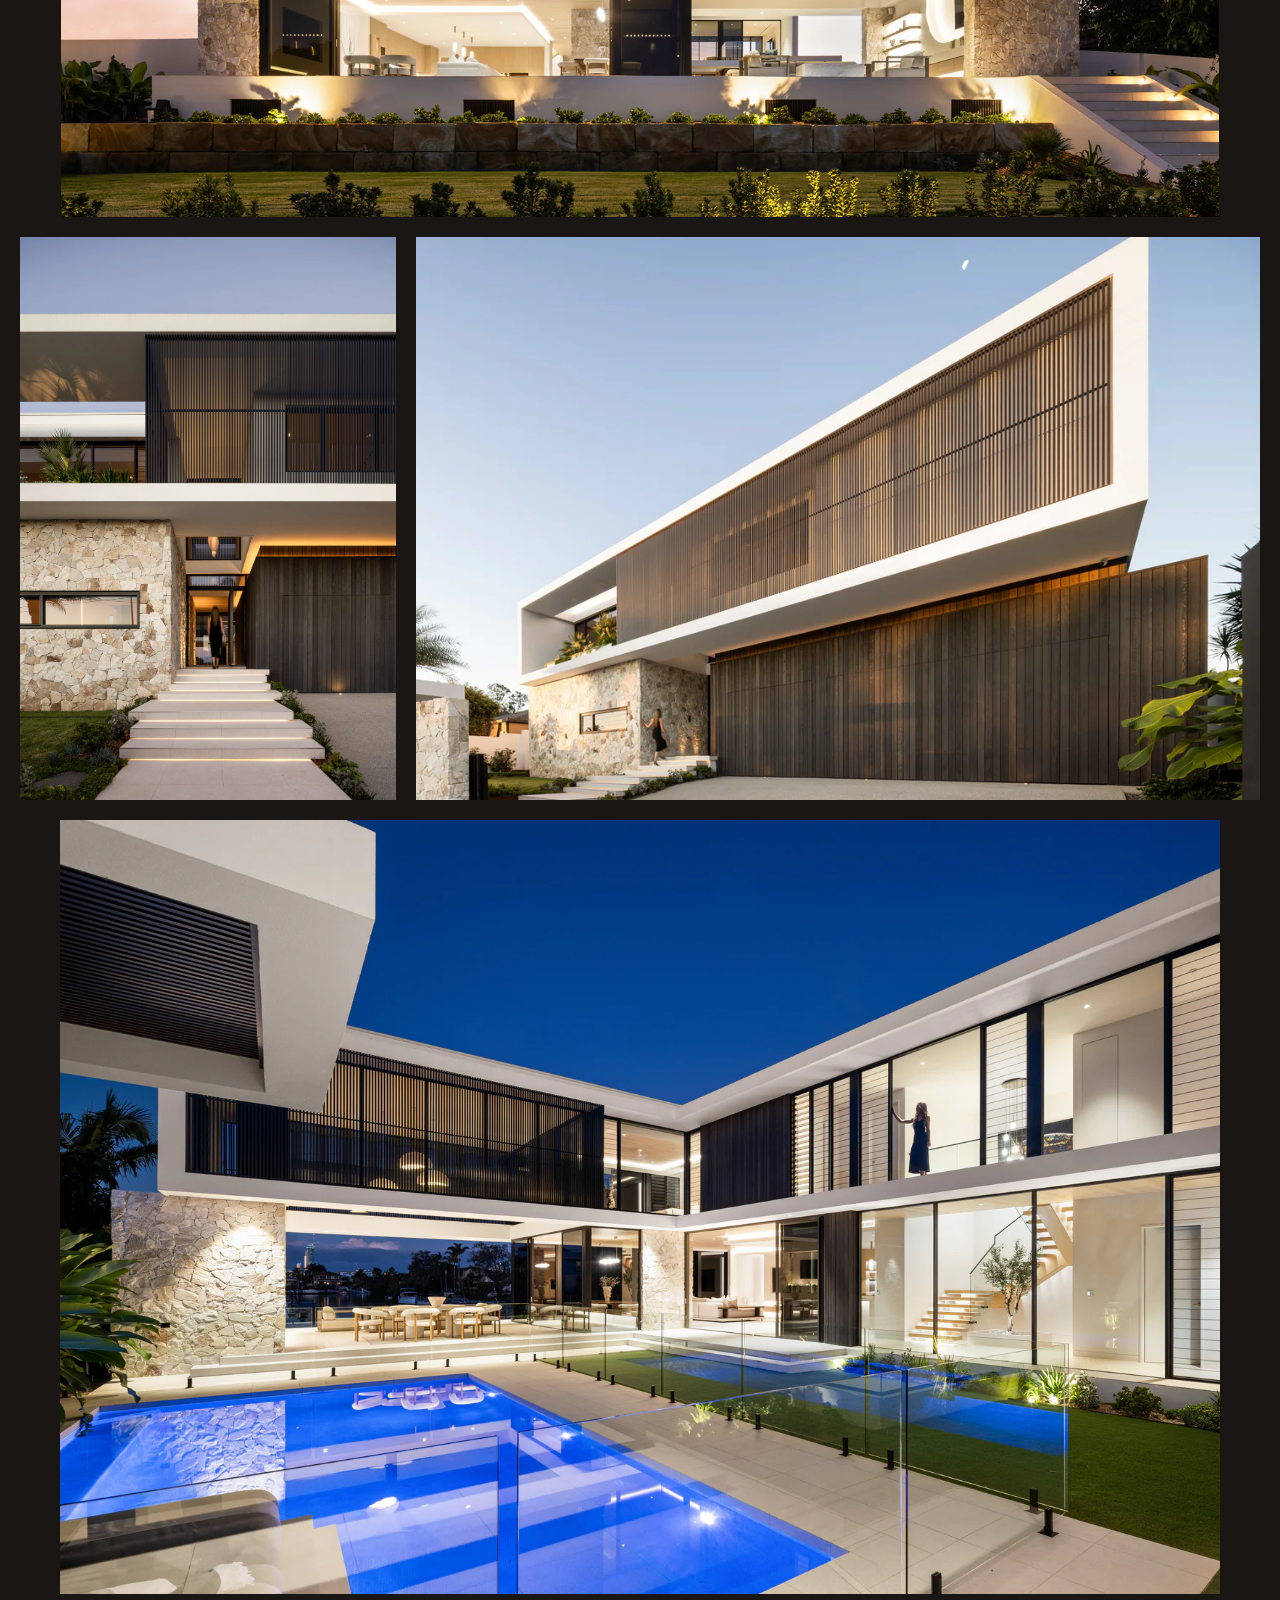
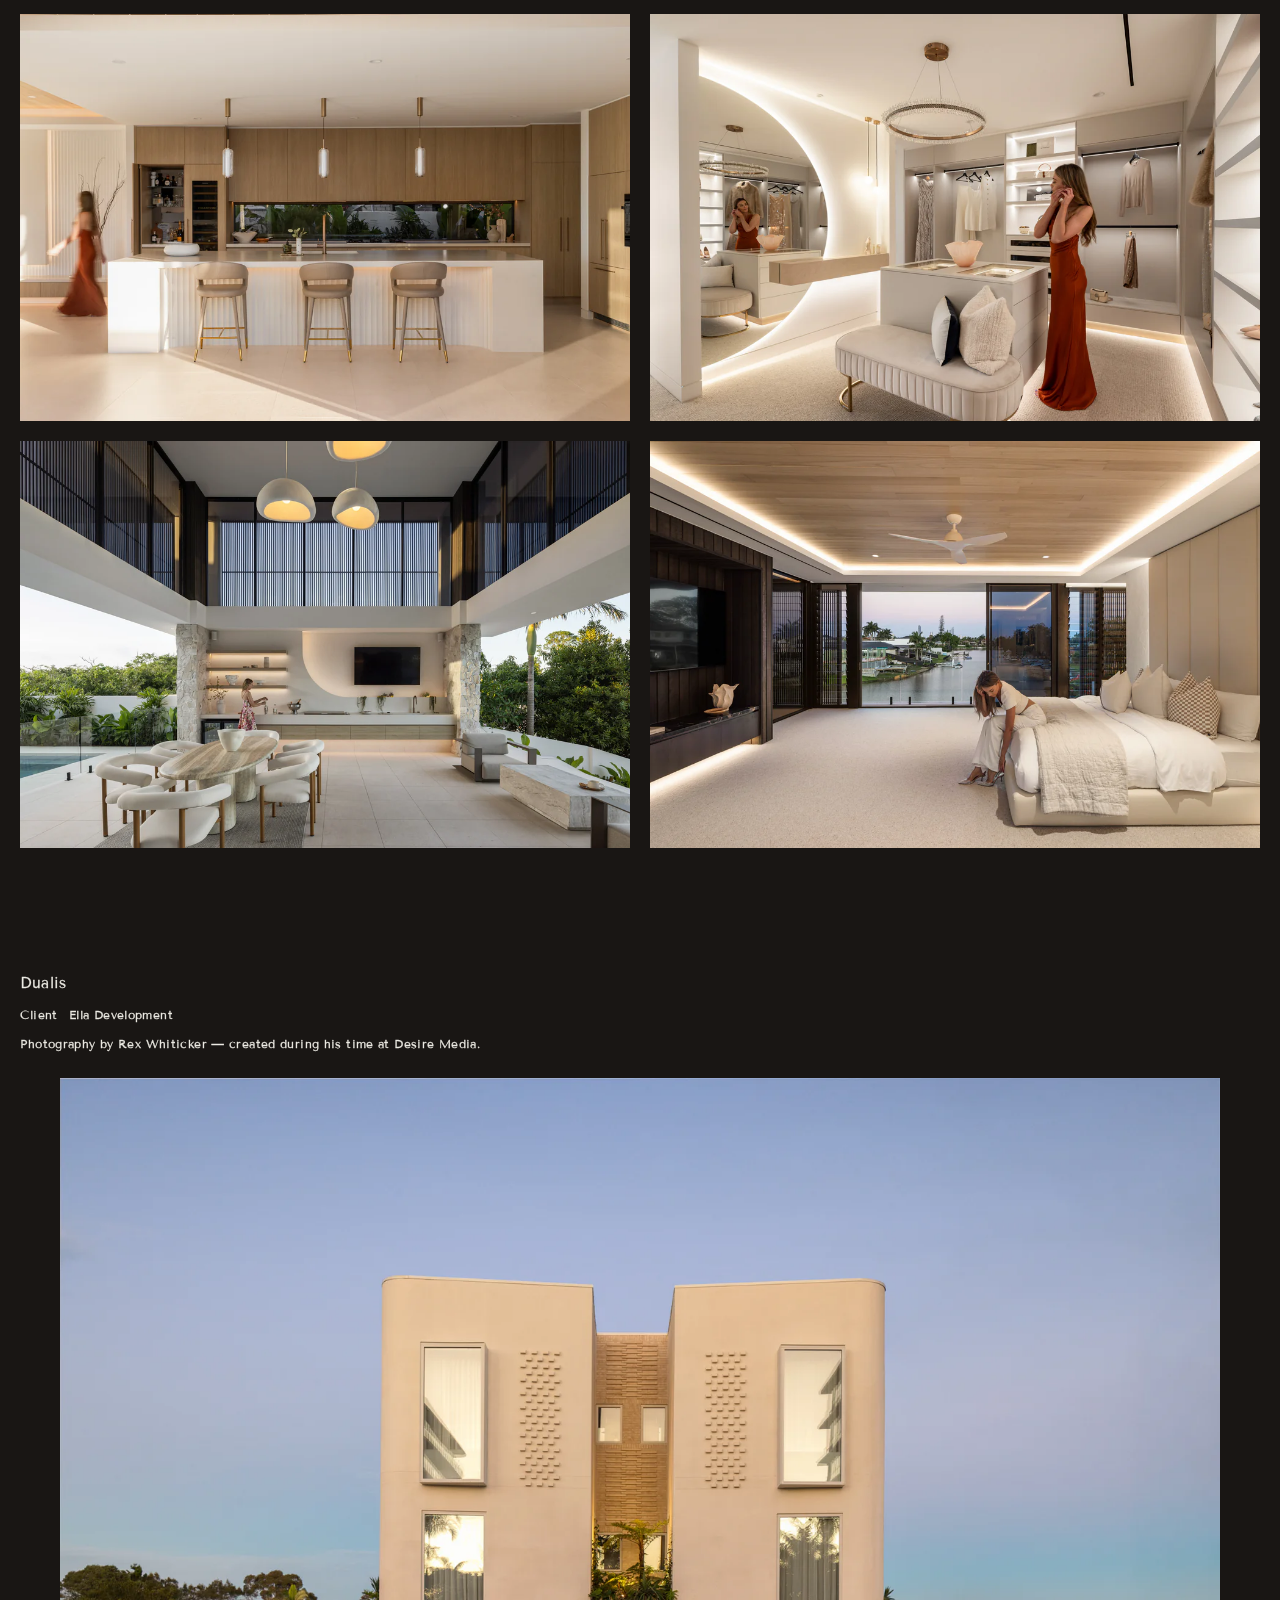
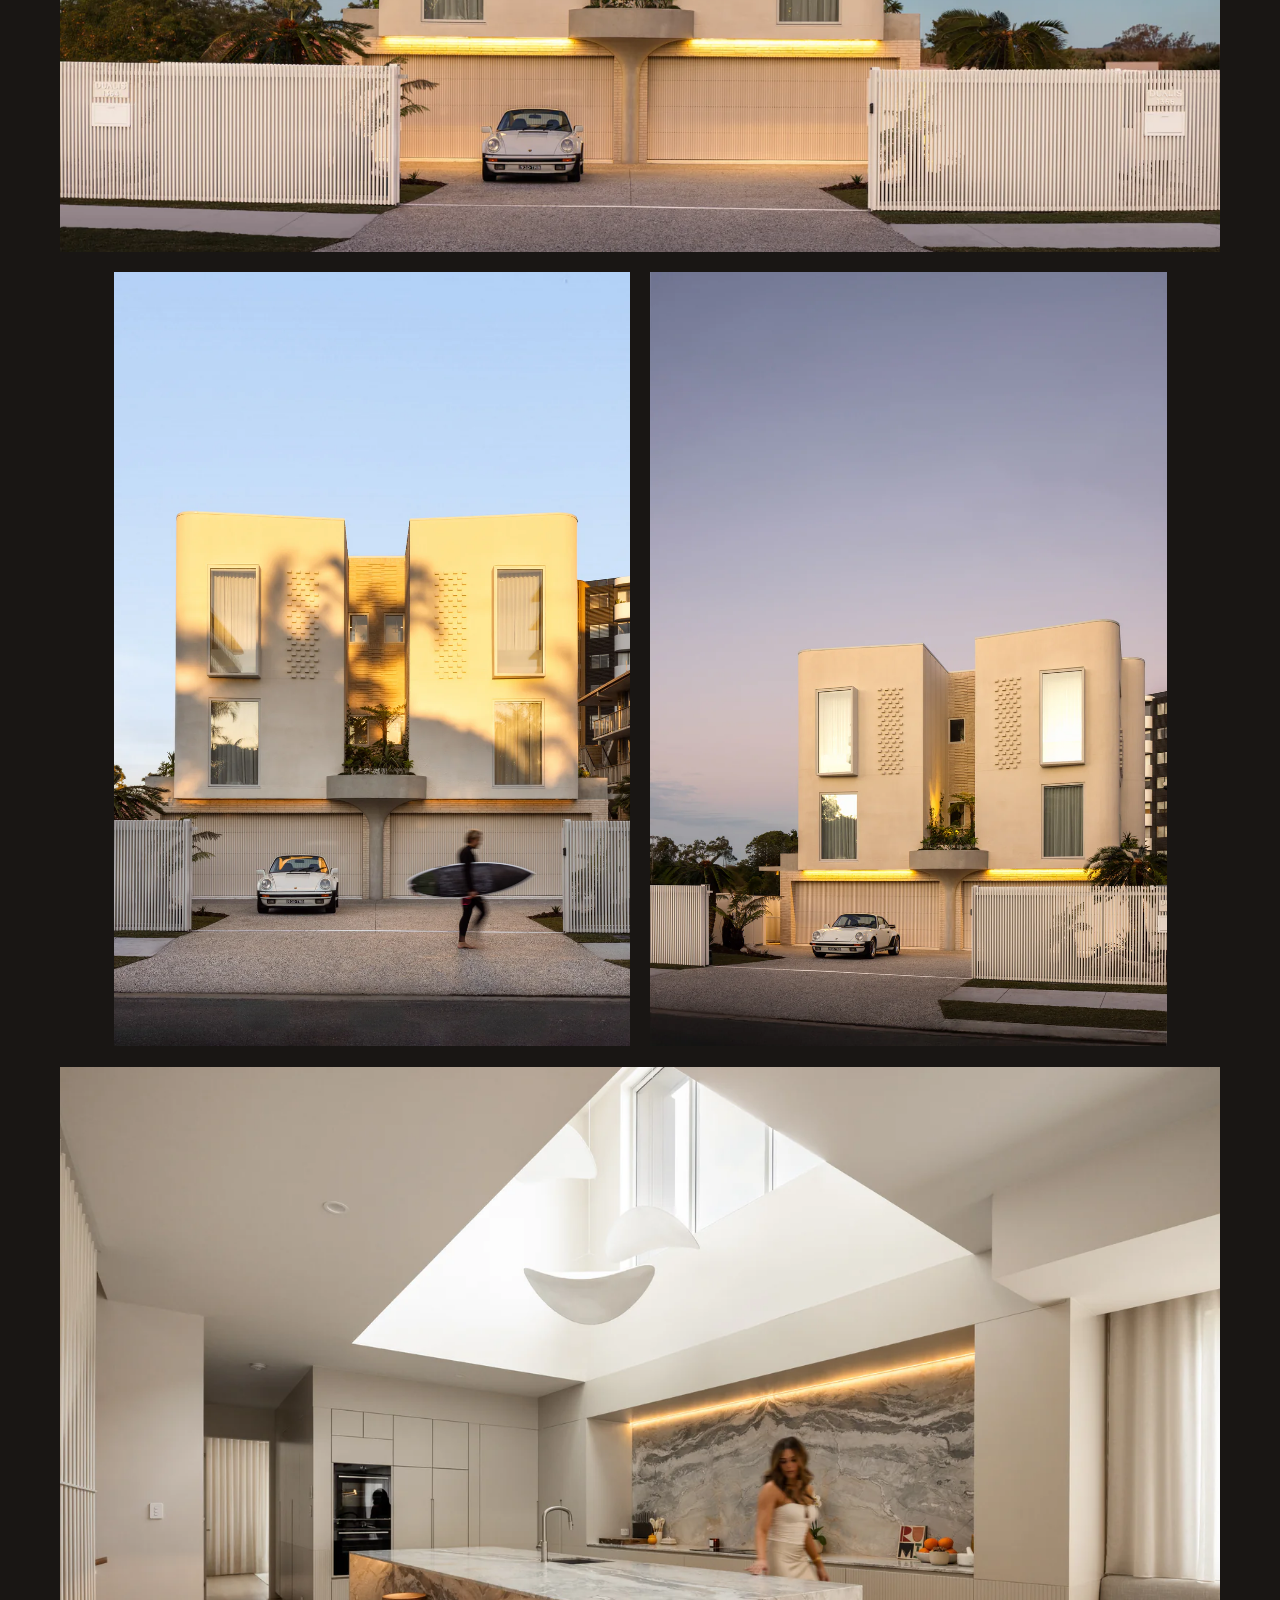
<file: projects/index.html>
<!DOCTYPE html>
<html lang="en" class="no-js">
<head>
	<meta charset="utf-8">
	<meta name="viewport" content="width=device-width, initial-scale=1">
	<title>Projects — Whiticker</title>
	<meta name="description" content="Selected commissions — Whiticker. Architecture, lifestyle &amp; people, travel &amp; hotels.">

	<meta name="robots" content="noimageindex">

	<meta property="og:type" content="website">
	<meta property="og:title" content="Projects — Whiticker">
	<meta property="og:description" content="Selected commissions. Architecture, lifestyle &amp; people, travel &amp; hotels.">
	<meta property="og:url" content="https://whiticker.com.au/projects/">
	<meta property="og:image" content="https://whiticker.com.au/images/og.jpg">
	<meta property="og:image:width" content="1200">
	<meta property="og:image:height" content="630">
	<meta name="twitter:card" content="summary_large_image">

	<!-- Flip no-js → js before first paint, so the hidden-until-revealed
	     states only apply when JS is actually there to reveal them -->
	<script>document.documentElement.className = 'js';</script>

	<!-- Favicon: the letter W in Tenor Sans, the wordmark's own face. Rendered
	     from the TTF to raster — an SVG favicon cannot rely on a web font.
	     Root-absolute paths: relative ones would resolve to /projects/… -->
	<link rel="icon" href="/favicon.ico" sizes="any">
	<link rel="icon" type="image/png" href="/favicon-32.png" sizes="32x32">
	<link rel="apple-touch-icon" href="/apple-touch-icon.png">

	<link rel="preconnect" href="https://fonts.googleapis.com">
	<link rel="preconnect" href="https://fonts.gstatic.com" crossorigin>
	<link rel="stylesheet" href="https://fonts.googleapis.com/css2?family=Tenor+Sans&display=swap">

	<!-- Shared with the homepage: a visitor arriving from there has both
	     cached, so this page costs one request -->
	<link rel="stylesheet" href="../style.css">
</head>
<body>

<header class="site-header">
	<a class="brand" href="../" aria-label="Whiticker — home">Whiticker</a>

	<button
		class="nav-toggle"
		type="button"
		aria-label="Open menu"
		aria-expanded="false"
		aria-controls="site-nav">
		<span class="nav-toggle__box">
			<i class="nav-toggle__bar"></i>
			<i class="nav-toggle__bar"></i>
		</span>
	</button>
</header>

<!-- ==========================================================================
	 NAV — a 50/50 split. Left: one of Rex's photographs, a different one each
	 time it opens (main.js picks it; the img has no src until then). Right:
	 the menu and the business details, hung from the right edge under the
	 toggle. Phones drop the photograph and spread the panel down the screen.
	 ========================================================================== -->
<nav id="site-nav" class="nav-overlay" aria-hidden="true">
	<div class="nav-overlay__media" aria-hidden="true">
		<img alt="" decoding="async" draggable="false">
		<p class="nav-overlay__caption"></p>
	</div>

	<div class="nav-overlay__panel">
		<ul class="nav-list">
			<li style="--i:0"><a href="../#behind-the-lens">About</a></li>
			<li style="--i:1"><a href="#top">Projects</a></li>
			<li style="--i:2"><a href="../#contact">Contact</a></li>
		</ul>

		<!-- PLACEHOLDER business details: email, phone and handles.
	     Replace with Rex's real ones here, in the footer and in the contact
	     section, on both pages. -->
		<dl class="biz nav-biz">
			<div class="biz__item"><dt>Email</dt><dd><a href="mailto:hello@whiticker.com.au">hello@whiticker.com.au</a></dd></div>
			<div class="biz__item"><dt>Telephone</dt><dd><a href="tel:+61400000000">+61 400 000 000</a></dd></div>
			<div class="biz__item"><dt>Instagram</dt><dd><a href="https://www.instagram.com/" target="_blank" rel="noopener noreferrer">@whiticker</a></dd></div>
			<div class="biz__item"><dt>LinkedIn</dt><dd><a href="https://www.linkedin.com/" target="_blank" rel="noopener noreferrer">@whiticker</a></dd></div>
			<div class="biz__item"><dt>Based</dt><dd>Gold Coast, Australia</dd></div>
		</dl>
	</div>
</nav>

<!-- ==========================================================================
	 PROJECTS — one repeating six-plate module per commission.
	 Every project is the same markup; only the srcs and --pos crops differ.
	 ========================================================================== -->
<main id="top">

	<h2 class="chapter" id="architecture">
		<span class="chapter__name">Architecture</span>
	</h2>

	<section class="project" id="doasis">
		<header class="project__head">
			<h3 class="project__title">Doasis</h3>
			<p class="project__credit">Photography by Rex Whiticker — created during his time at Desire Media.</p>
		</header>
		<div class="project__rows">
			<div class="project__row" style="--sum:1.4993;--n:1">
				<figure class="plate" style="--ar:1.4993">
					<img src="../images/work/doasis/08-1600.webp"
						srcset="../images/work/doasis/08-1000.webp 1000w, ../images/work/doasis/08-1600.webp 1600w, ../images/work/doasis/08-2400.webp 2400w"
						sizes="100vw"
						width="3000" height="2001"
						alt="Lap pool running beside the white house, palms and timber screens beyond"
						loading="eager" fetchpriority="high" decoding="async" draggable="false">
				</figure>
			</div>
			<div class="project__row" style="--sum:2.2493;--n:2">
				<figure class="plate" style="--ar:0.7500">
					<img src="../images/work/doasis/01-1600.webp"
						srcset="../images/work/doasis/01-1000.webp 1000w, ../images/work/doasis/01-1600.webp 1600w"
						sizes="(max-width: 768px) 100vw, 33vw"
						width="2250" height="3000"
						alt="Garden lounges on the lawn beneath a palm, the white two storey house behind"
						loading="lazy" decoding="async" draggable="false">
				</figure>
				<figure class="plate" style="--ar:1.4993">
					<img src="../images/work/doasis/03-1600.webp"
						srcset="../images/work/doasis/03-1000.webp 1000w, ../images/work/doasis/03-1600.webp 1600w, ../images/work/doasis/03-2400.webp 2400w"
						sizes="(max-width: 768px) 100vw, 67vw"
						width="3000" height="2001"
						alt="Open living room flowing out to the pool terrace"
						loading="lazy" decoding="async" draggable="false">
				</figure>
			</div>
			<div class="project__row" style="--sum:2.1663;--n:2">
				<figure class="plate" style="--ar:1.4993">
					<img src="../images/work/doasis/05-1600.webp"
						srcset="../images/work/doasis/05-1000.webp 1000w, ../images/work/doasis/05-1600.webp 1600w, ../images/work/doasis/05-2400.webp 2400w"
						sizes="(max-width: 768px) 100vw, 69vw"
						width="3000" height="2001"
						alt="Kitchen with timber joinery and a long stone island lined with stools"
						loading="lazy" decoding="async" draggable="false">
				</figure>
				<figure class="plate" style="--ar:0.6670">
					<img src="../images/work/doasis/12-1600.webp"
						srcset="../images/work/doasis/12-1000.webp 1000w, ../images/work/doasis/12-1600.webp 1600w"
						sizes="(max-width: 768px) 100vw, 31vw"
						width="2001" height="3000"
						alt="Travertine vanity with brass tapware above a timber cabinet"
						loading="lazy" decoding="async" draggable="false">
				</figure>
			</div>
			<div class="project__row" style="--sum:2.1663;--n:2">
				<figure class="plate" style="--ar:1.4993">
					<img src="../images/work/doasis/10-1600.webp"
						srcset="../images/work/doasis/10-1000.webp 1000w, ../images/work/doasis/10-1600.webp 1600w, ../images/work/doasis/10-2400.webp 2400w"
						sizes="(max-width: 768px) 100vw, 69vw"
						width="3000" height="2001"
						alt="Low sun raking across a travertine splashback"
						loading="lazy" decoding="async" draggable="false">
				</figure>
				<figure class="plate" style="--ar:0.6670">
					<img src="../images/work/doasis/13-1600.webp"
						srcset="../images/work/doasis/13-1000.webp 1000w, ../images/work/doasis/13-1600.webp 1600w"
						sizes="(max-width: 768px) 100vw, 31vw"
						width="2001" height="3000"
						alt="Living room with a white tiled fireplace wall and a lounge chair"
						loading="lazy" decoding="async" draggable="false">
				</figure>
			</div>
			<div class="project__row" style="--sum:1.4993;--n:1">
				<figure class="plate" style="--ar:1.4993">
					<img src="../images/work/doasis/11-1600.webp"
						srcset="../images/work/doasis/11-1000.webp 1000w, ../images/work/doasis/11-1600.webp 1600w, ../images/work/doasis/11-2400.webp 2400w"
						sizes="100vw"
						width="3000" height="2001"
						alt="Street front in stone, timber battens and white render under an evening sky"
						loading="lazy" decoding="async" draggable="false">
				</figure>
			</div>
		</div>
	</section>

	<section class="project" id="8-border-street">
		<header class="project__head">
			<h3 class="project__title">8 Border Street</h3>
			<dl class="project__specs"><div class="project__spec"><dt>Location</dt><dd>Byron Bay</dd></div></dl>
			<p class="project__credit">Photography by Rex Whiticker — created during his time at Desire Media.</p>
		</header>
		<div class="project__rows">
			<div class="project__row" style="--sum:1.7773;--n:1">
				<figure class="plate" style="--ar:1.7773">
					<img src="../images/work/8-border-street/11-1600.webp"
						srcset="../images/work/8-border-street/11-1000.webp 1000w, ../images/work/8-border-street/11-1600.webp 1600w, ../images/work/8-border-street/11-2400.webp 2400w"
						sizes="100vw"
						width="3000" height="1688"
						alt="Concrete house and pool set into coastal scrub beneath pink evening clouds"
						loading="lazy" decoding="async" draggable="false">
				</figure>
			</div>
			<div class="project__row" style="--sum:2.1663;--n:2">
				<figure class="plate" style="--ar:0.6670">
					<img src="../images/work/8-border-street/07-1600.webp"
						srcset="../images/work/8-border-street/07-1000.webp 1000w, ../images/work/8-border-street/07-1600.webp 1600w"
						sizes="(max-width: 768px) 100vw, 31vw"
						width="2001" height="3000"
						alt="Timber lined roof edge cantilevering over a rendered courtyard"
						loading="lazy" decoding="async" draggable="false">
				</figure>
				<figure class="plate" style="--ar:1.4993">
					<img src="../images/work/8-border-street/08-1600.webp"
						srcset="../images/work/8-border-street/08-1000.webp 1000w, ../images/work/8-border-street/08-1600.webp 1600w, ../images/work/8-border-street/08-2400.webp 2400w"
						sizes="(max-width: 768px) 100vw, 69vw"
						width="3000" height="2001"
						alt="Pool beneath a long rendered wall, a figure seated on the roof"
						loading="lazy" decoding="async" draggable="false">
				</figure>
			</div>
			<div class="project__row" style="--sum:1.4993;--n:1">
				<figure class="plate" style="--ar:1.4993">
					<img src="../images/work/8-border-street/04-1600.webp"
						srcset="../images/work/8-border-street/04-1000.webp 1000w, ../images/work/8-border-street/04-1600.webp 1600w, ../images/work/8-border-street/04-2400.webp 2400w"
						sizes="100vw"
						width="3000" height="2001"
						alt="Open living space under a timber ceiling, opening to the trees"
						loading="lazy" decoding="async" draggable="false">
				</figure>
			</div>
			<div class="project__row" style="--sum:2.1663;--n:2">
				<figure class="plate" style="--ar:0.6670">
					<img src="../images/work/8-border-street/03-1600.webp"
						srcset="../images/work/8-border-street/03-1000.webp 1000w, ../images/work/8-border-street/03-1600.webp 1600w"
						sizes="(max-width: 768px) 100vw, 31vw"
						width="2001" height="3000"
						alt="Fireplace set into a rendered wall beside leather lounge chairs"
						loading="lazy" decoding="async" draggable="false">
				</figure>
				<figure class="plate" style="--ar:1.4993">
					<img src="../images/work/8-border-street/09-1600.webp"
						srcset="../images/work/8-border-street/09-1000.webp 1000w, ../images/work/8-border-street/09-1600.webp 1600w, ../images/work/8-border-street/09-2400.webp 2400w"
						sizes="(max-width: 768px) 100vw, 69vw"
						width="3000" height="2001"
						alt="Living room with a modular sofa beneath a black flue and timber ceiling"
						loading="lazy" decoding="async" draggable="false">
				</figure>
			</div>
			<div class="project__row" style="--sum:3.2765;--n:2">
				<figure class="plate" style="--ar:1.7773">
					<img src="../images/work/8-border-street/10-1600.webp"
						srcset="../images/work/8-border-street/10-1000.webp 1000w, ../images/work/8-border-street/10-1600.webp 1600w, ../images/work/8-border-street/10-2400.webp 2400w"
						sizes="(max-width: 768px) 100vw, 54vw"
						width="3000" height="1688"
						alt="Aerial view straight down onto the pool, a swimmer in the water"
						loading="lazy" decoding="async" draggable="false">
				</figure>
				<figure class="plate" style="--ar:1.4993">
					<img src="../images/work/8-border-street/02-1600.webp"
						srcset="../images/work/8-border-street/02-1000.webp 1000w, ../images/work/8-border-street/02-1600.webp 1600w, ../images/work/8-border-street/02-2400.webp 2400w"
						sizes="(max-width: 768px) 100vw, 46vw"
						width="3000" height="2001"
						alt="Bathroom with a freestanding bath and louvres, the bedroom beyond"
						loading="lazy" decoding="async" draggable="false">
				</figure>
			</div>
		</div>
	</section>

	<section class="project" id="one-sydney-harbour">
		<header class="project__head">
			<h3 class="project__title">One Sydney Harbour</h3>
			<dl class="project__specs"><div class="project__spec"><dt>Location</dt><dd>Sydney</dd></div></dl>
			<p class="project__credit">Photography by Rex Whiticker — created during his time at Desire Media.</p>
		</header>
		<div class="project__rows">
			<div class="project__row" style="--sum:1.7794;--n:1">
				<figure class="plate" style="--ar:1.7794">
					<img src="../images/work/one-sydney-harbour/07-1600.webp"
						srcset="../images/work/one-sydney-harbour/07-1000.webp 1000w, ../images/work/one-sydney-harbour/07-1600.webp 1600w, ../images/work/one-sydney-harbour/07-2400.webp 2400w"
						sizes="100vw"
						width="3000" height="1686"
						alt="Barangaroo towers lit at dusk above the harbour foreshore"
						loading="lazy" decoding="async" draggable="false">
				</figure>
			</div>
			<div class="project__row" style="--sum:1.8763;--n:3">
				<figure class="plate" style="--ar:0.6670">
					<img src="../images/work/one-sydney-harbour/01-1600.webp"
						srcset="../images/work/one-sydney-harbour/01-1000.webp 1000w, ../images/work/one-sydney-harbour/01-1600.webp 1600w"
						sizes="(max-width: 768px) 100vw, 36vw"
						width="2001" height="3000"
						alt="Looking up between the two glass towers into a clear sky"
						loading="lazy" decoding="async" draggable="false">
				</figure>
				<figure class="plate" style="--ar:0.6670">
					<img src="../images/work/one-sydney-harbour/02-1600.webp"
						srcset="../images/work/one-sydney-harbour/02-1000.webp 1000w, ../images/work/one-sydney-harbour/02-1600.webp 1600w"
						sizes="(max-width: 768px) 100vw, 36vw"
						width="2001" height="3000"
						alt="The twin towers rising above street level"
						loading="lazy" decoding="async" draggable="false">
				</figure>
				<figure class="plate" style="--ar:0.5423">
					<img src="../images/work/one-sydney-harbour/03-1600.webp"
						srcset="../images/work/one-sydney-harbour/03-1000.webp 1000w, ../images/work/one-sydney-harbour/03-1600.webp 1600w"
						sizes="(max-width: 768px) 100vw, 30vw"
						width="1627" height="3000"
						alt="The twin glass towers seen from the park below"
						loading="lazy" decoding="async" draggable="false">
				</figure>
			</div>
			<div class="project__row" style="--sum:1.4993;--n:1">
				<figure class="plate" style="--ar:1.4993">
					<img src="../images/work/one-sydney-harbour/04-1600.webp"
						srcset="../images/work/one-sydney-harbour/04-1000.webp 1000w, ../images/work/one-sydney-harbour/04-1600.webp 1600w, ../images/work/one-sydney-harbour/04-2400.webp 2400w"
						sizes="100vw"
						width="3000" height="2001"
						alt="The towers along the waterfront in clear morning light"
						loading="lazy" decoding="async" draggable="false">
				</figure>
			</div>
			<div class="project__row" style="--sum:3.2671;--n:2">
				<figure class="plate" style="--ar:1.7678">
					<img src="../images/work/one-sydney-harbour/06-1600.webp"
						srcset="../images/work/one-sydney-harbour/06-1000.webp 1000w, ../images/work/one-sydney-harbour/06-1600.webp 1600w, ../images/work/one-sydney-harbour/06-2400.webp 2400w"
						sizes="(max-width: 768px) 100vw, 54vw"
						width="3000" height="1697"
						alt="Tower facades catching the last light, the harbour behind"
						loading="lazy" decoding="async" draggable="false">
				</figure>
				<figure class="plate" style="--ar:1.4993">
					<img src="../images/work/one-sydney-harbour/09-1600.webp"
						srcset="../images/work/one-sydney-harbour/09-1000.webp 1000w, ../images/work/one-sydney-harbour/09-1600.webp 1600w, ../images/work/one-sydney-harbour/09-2400.webp 2400w"
						sizes="(max-width: 768px) 100vw, 46vw"
						width="3000" height="2001"
						alt="Golden light on the towers against a pink sky"
						loading="lazy" decoding="async" draggable="false">
				</figure>
			</div>
			<div class="project__row" style="--sum:1.4993;--n:1">
				<figure class="plate" style="--ar:1.4993">
					<img src="../images/work/one-sydney-harbour/08-1600.webp"
						srcset="../images/work/one-sydney-harbour/08-1000.webp 1000w, ../images/work/one-sydney-harbour/08-1600.webp 1600w, ../images/work/one-sydney-harbour/08-2400.webp 2400w"
						sizes="100vw"
						width="3000" height="2001"
						alt="The towers and city skyline across the water at dusk"
						loading="lazy" decoding="async" draggable="false">
				</figure>
			</div>
		</div>
	</section>

	<section class="project" id="the-ashbourne-house">
		<header class="project__head">
			<h3 class="project__title">The Ashbourne House</h3>
			<dl class="project__specs"><div class="project__spec"><dt>Client</dt><dd>Kennins Developments</dd></div></dl>
			<p class="project__credit">Photography by Rex Whiticker — created during his time at Desire Media.</p>
		</header>
		<div class="project__rows">
			<div class="project__row" style="--sum:1.4963;--n:1">
				<figure class="plate" style="--ar:1.4963">
					<img src="../images/work/the-ashbourne-house/13-1600.webp"
						srcset="../images/work/the-ashbourne-house/13-1000.webp 1000w, ../images/work/the-ashbourne-house/13-1600.webp 1600w, ../images/work/the-ashbourne-house/13-2400.webp 2400w"
						sizes="100vw"
						width="3000" height="2005"
						alt="Two storey house at dusk, stone piers beneath a long glazed upper level"
						loading="lazy" decoding="async" draggable="false">
				</figure>
			</div>
			<div class="project__row" style="--sum:2.1663;--n:2">
				<figure class="plate" style="--ar:0.6670">
					<img src="../images/work/the-ashbourne-house/06-1600.webp"
						srcset="../images/work/the-ashbourne-house/06-1000.webp 1000w, ../images/work/the-ashbourne-house/06-1600.webp 1600w"
						sizes="(max-width: 768px) 100vw, 31vw"
						width="2001" height="3000"
						alt="Stone clad entry with floating steps lit at dusk"
						loading="lazy" decoding="async" draggable="false">
				</figure>
				<figure class="plate" style="--ar:1.4993">
					<img src="../images/work/the-ashbourne-house/04-1600.webp"
						srcset="../images/work/the-ashbourne-house/04-1000.webp 1000w, ../images/work/the-ashbourne-house/04-1600.webp 1600w, ../images/work/the-ashbourne-house/04-2400.webp 2400w"
						sizes="(max-width: 768px) 100vw, 69vw"
						width="3000" height="2001"
						alt="Cantilevered upper level with timber screening against a clear sky"
						loading="lazy" decoding="async" draggable="false">
				</figure>
			</div>
			<div class="project__row" style="--sum:1.4993;--n:1">
				<figure class="plate" style="--ar:1.4993">
					<img src="../images/work/the-ashbourne-house/07-1600.webp"
						srcset="../images/work/the-ashbourne-house/07-1000.webp 1000w, ../images/work/the-ashbourne-house/07-1600.webp 1600w, ../images/work/the-ashbourne-house/07-2400.webp 2400w"
						sizes="100vw"
						width="3000" height="2001"
						alt="Pool and courtyard lit at night, the house wrapping around it"
						loading="lazy" decoding="async" draggable="false">
				</figure>
			</div>
			<div class="project__row" style="--sum:2.9985;--n:2">
				<figure class="plate" style="--ar:1.4993">
					<img src="../images/work/the-ashbourne-house/02-1600.webp"
						srcset="../images/work/the-ashbourne-house/02-1000.webp 1000w, ../images/work/the-ashbourne-house/02-1600.webp 1600w, ../images/work/the-ashbourne-house/02-2400.webp 2400w"
						sizes="(max-width: 768px) 100vw, 50vw"
						width="3000" height="2001"
						alt="White kitchen with timber cabinetry, pendant lights and stools"
						loading="lazy" decoding="async" draggable="false">
				</figure>
				<figure class="plate" style="--ar:1.4993">
					<img src="../images/work/the-ashbourne-house/03-1600.webp"
						srcset="../images/work/the-ashbourne-house/03-1000.webp 1000w, ../images/work/the-ashbourne-house/03-1600.webp 1600w, ../images/work/the-ashbourne-house/03-2400.webp 2400w"
						sizes="(max-width: 768px) 100vw, 50vw"
						width="3000" height="2001"
						alt="Dressing room with a curved wall, a woman in a red dress"
						loading="lazy" decoding="async" draggable="false">
				</figure>
			</div>
			<div class="project__row" style="--sum:2.9985;--n:2">
				<figure class="plate" style="--ar:1.4993">
					<img src="../images/work/the-ashbourne-house/09-1600.webp"
						srcset="../images/work/the-ashbourne-house/09-1000.webp 1000w, ../images/work/the-ashbourne-house/09-1600.webp 1600w, ../images/work/the-ashbourne-house/09-2400.webp 2400w"
						sizes="(max-width: 768px) 100vw, 50vw"
						width="3000" height="2001"
						alt="Double height dining room open to the garden"
						loading="lazy" decoding="async" draggable="false">
				</figure>
				<figure class="plate" style="--ar:1.4993">
					<img src="../images/work/the-ashbourne-house/12-1600.webp"
						srcset="../images/work/the-ashbourne-house/12-1000.webp 1000w, ../images/work/the-ashbourne-house/12-1600.webp 1600w, ../images/work/the-ashbourne-house/12-2400.webp 2400w"
						sizes="(max-width: 768px) 100vw, 50vw"
						width="3000" height="2001"
						alt="Bedroom beneath a timber ceiling with water views"
						loading="lazy" decoding="async" draggable="false">
				</figure>
			</div>
		</div>
	</section>

	<section class="project" id="dualis">
		<header class="project__head">
			<h3 class="project__title">Dualis</h3>
			<dl class="project__specs"><div class="project__spec"><dt>Client</dt><dd>Ella Development</dd></div></dl>
			<p class="project__credit">Photography by Rex Whiticker — created during his time at Desire Media.</p>
		</header>
		<div class="project__rows">
			<div class="project__row" style="--sum:1.4993;--n:1">
				<figure class="plate" style="--ar:1.4993">
					<img src="../images/work/dualis/01-1600.webp"
						srcset="../images/work/dualis/01-1000.webp 1000w, ../images/work/dualis/01-1600.webp 1600w, ../images/work/dualis/01-2400.webp 2400w"
						sizes="100vw"
						width="3000" height="2001"
						alt="Twin rendered townhouses lit at dusk, a classic car in the driveway"
						loading="lazy" decoding="async" draggable="false">
				</figure>
			</div>
			<div class="project__row" style="--sum:1.3340;--n:2">
				<figure class="plate" style="--ar:0.6670">
					<img src="../images/work/dualis/03-1600.webp"
						srcset="../images/work/dualis/03-1000.webp 1000w, ../images/work/dualis/03-1600.webp 1600w"
						sizes="(max-width: 768px) 100vw, 50vw"
						width="2001" height="3000"
						alt="Late sun on the twin facades as a surfer walks past"
						loading="lazy" decoding="async" draggable="false">
				</figure>
				<figure class="plate" style="--ar:0.6670">
					<img src="../images/work/dualis/02-1600.webp"
						srcset="../images/work/dualis/02-1000.webp 1000w, ../images/work/dualis/02-1600.webp 1600w"
						sizes="(max-width: 768px) 100vw, 50vw"
						width="2001" height="3000"
						alt="The twin townhouses under a lilac evening sky"
						loading="lazy" decoding="async" draggable="false">
				</figure>
			</div>
			<div class="project__row" style="--sum:1.4993;--n:1">
				<figure class="plate" style="--ar:1.4993">
					<img src="../images/work/dualis/05-1600.webp"
						srcset="../images/work/dualis/05-1000.webp 1000w, ../images/work/dualis/05-1600.webp 1600w, ../images/work/dualis/05-2400.webp 2400w"
						sizes="100vw"
						width="3000" height="2001"
						alt="Kitchen beneath a skylight with a marble island"
						loading="lazy" decoding="async" draggable="false">
				</figure>
			</div>
			<div class="project__row" style="--sum:2.1669;--n:2">
				<figure class="plate" style="--ar:0.6677">
					<img src="../images/work/dualis/09-1600.webp"
						srcset="../images/work/dualis/09-1000.webp 1000w, ../images/work/dualis/09-1600.webp 1600w"
						sizes="(max-width: 768px) 100vw, 31vw"
						width="2003" height="3000"
						alt="Curved balconies stepping down to a pool"
						loading="lazy" decoding="async" draggable="false">
				</figure>
				<figure class="plate" style="--ar:1.4993">
					<img src="../images/work/dualis/08-1600.webp"
						srcset="../images/work/dualis/08-1000.webp 1000w, ../images/work/dualis/08-1600.webp 1600w, ../images/work/dualis/08-2400.webp 2400w"
						sizes="(max-width: 768px) 100vw, 69vw"
						width="3000" height="2001"
						alt="Long living and dining room with timber floors and a stair"
						loading="lazy" decoding="async" draggable="false">
				</figure>
			</div>
			<div class="project__row" style="--sum:2.9985;--n:2">
				<figure class="plate" style="--ar:1.4993">
					<img src="../images/work/dualis/06-1600.webp"
						srcset="../images/work/dualis/06-1000.webp 1000w, ../images/work/dualis/06-1600.webp 1600w, ../images/work/dualis/06-2400.webp 2400w"
						sizes="(max-width: 768px) 100vw, 50vw"
						width="3000" height="2001"
						alt="Freestanding bath beneath a skylight between twin showers"
						loading="lazy" decoding="async" draggable="false">
				</figure>
				<figure class="plate" style="--ar:1.4993">
					<img src="../images/work/dualis/07-1600.webp"
						srcset="../images/work/dualis/07-1000.webp 1000w, ../images/work/dualis/07-1600.webp 1600w, ../images/work/dualis/07-2400.webp 2400w"
						sizes="(max-width: 768px) 100vw, 50vw"
						width="3000" height="2001"
						alt="Bedroom washed in soft light through sheer curtains"
						loading="lazy" decoding="async" draggable="false">
				</figure>
			</div>
		</div>
	</section>

	<section class="project" id="beach-house">
		<header class="project__head">
			<h3 class="project__title">Beach House</h3>
			<p class="project__credit">Photography by Rex Whiticker — created during his time at Desire Media.</p>
		</header>
		<div class="project__rows">
			<div class="project__row" style="--sum:2.0017;--n:3">
				<figure class="plate" style="--ar:0.6677">
					<img src="../images/work/beach-house/11-1600.webp"
						srcset="../images/work/beach-house/11-1000.webp 1000w, ../images/work/beach-house/11-1600.webp 1600w"
						sizes="(max-width: 768px) 100vw, 33vw"
						width="2003" height="3000"
						alt="Curved white balconies of the tower lit at dusk"
						loading="lazy" decoding="async" draggable="false">
				</figure>
				<figure class="plate" style="--ar:0.6670">
					<img src="../images/work/beach-house/16-1600.webp"
						srcset="../images/work/beach-house/16-1000.webp 1000w, ../images/work/beach-house/16-1600.webp 1600w"
						sizes="(max-width: 768px) 100vw, 33vw"
						width="2001" height="3000"
						alt="The tower's wave form balconies at sunset beside Norfolk pines"
						loading="lazy" decoding="async" draggable="false">
				</figure>
				<figure class="plate" style="--ar:0.6670">
					<img src="../images/work/beach-house/02-1600.webp"
						srcset="../images/work/beach-house/02-1000.webp 1000w, ../images/work/beach-house/02-1600.webp 1600w"
						sizes="(max-width: 768px) 100vw, 33vw"
						width="2001" height="3000"
						alt="The full height of the tower against a blue sky"
						loading="lazy" decoding="async" draggable="false">
				</figure>
			</div>
			<div class="project__row" style="--sum:1.4993;--n:1">
				<figure class="plate" style="--ar:1.4993">
					<img src="../images/work/beach-house/08-1600.webp"
						srcset="../images/work/beach-house/08-1000.webp 1000w, ../images/work/beach-house/08-1600.webp 1600w, ../images/work/beach-house/08-2400.webp 2400w"
						sizes="100vw"
						width="3000" height="2001"
						alt="Rooftop pool beneath a sweeping white canopy at sunset"
						loading="lazy" decoding="async" draggable="false">
				</figure>
			</div>
			<div class="project__row" style="--sum:2.0010;--n:3">
				<figure class="plate" style="--ar:0.6670">
					<img src="../images/work/beach-house/14-1600.webp"
						srcset="../images/work/beach-house/14-1000.webp 1000w, ../images/work/beach-house/14-1600.webp 1600w"
						sizes="(max-width: 768px) 100vw, 33vw"
						width="2001" height="3000"
						alt="A Norfolk pine against the curved balconies"
						loading="lazy" decoding="async" draggable="false">
				</figure>
				<figure class="plate" style="--ar:0.6670">
					<img src="../images/work/beach-house/01-1600.webp"
						srcset="../images/work/beach-house/01-1000.webp 1000w, ../images/work/beach-house/01-1600.webp 1600w"
						sizes="(max-width: 768px) 100vw, 33vw"
						width="2001" height="3000"
						alt="Light falling through a corridor onto a timber floor"
						loading="lazy" decoding="async" draggable="false">
				</figure>
				<figure class="plate" style="--ar:0.6670">
					<img src="../images/work/beach-house/03-1600.webp"
						srcset="../images/work/beach-house/03-1000.webp 1000w, ../images/work/beach-house/03-1600.webp 1600w"
						sizes="(max-width: 768px) 100vw, 33vw"
						width="2001" height="3000"
						alt="Balcony curves and palm fronds seen from below"
						loading="lazy" decoding="async" draggable="false">
				</figure>
			</div>
			<div class="project__row" style="--sum:2.9978;--n:2">
				<figure class="plate" style="--ar:1.4985">
					<img src="../images/work/beach-house/06-1600.webp"
						srcset="../images/work/beach-house/06-1000.webp 1000w, ../images/work/beach-house/06-1600.webp 1600w, ../images/work/beach-house/06-2400.webp 2400w"
						sizes="(max-width: 768px) 100vw, 50vw"
						width="3000" height="2002"
						alt="Rooftop spa looking over the city skyline"
						loading="lazy" decoding="async" draggable="false">
				</figure>
				<figure class="plate" style="--ar:1.4993">
					<img src="../images/work/beach-house/20-1600.webp"
						srcset="../images/work/beach-house/20-1000.webp 1000w, ../images/work/beach-house/20-1600.webp 1600w, ../images/work/beach-house/20-2400.webp 2400w"
						sizes="(max-width: 768px) 100vw, 50vw"
						width="3000" height="2001"
						alt="Balcony view through Norfolk pines to the surf"
						loading="lazy" decoding="async" draggable="false">
				</figure>
			</div>
			<div class="project__row" style="--sum:2.9985;--n:2">
				<figure class="plate" style="--ar:1.4993">
					<img src="../images/work/beach-house/18-1600.webp"
						srcset="../images/work/beach-house/18-1000.webp 1000w, ../images/work/beach-house/18-1600.webp 1600w, ../images/work/beach-house/18-2400.webp 2400w"
						sizes="(max-width: 768px) 100vw, 50vw"
						width="3000" height="2001"
						alt="Lounge room in soft white tones with ocean light"
						loading="lazy" decoding="async" draggable="false">
				</figure>
				<figure class="plate" style="--ar:1.4993">
					<img src="../images/work/beach-house/13-1600.webp"
						srcset="../images/work/beach-house/13-1000.webp 1000w, ../images/work/beach-house/13-1600.webp 1600w, ../images/work/beach-house/13-2400.webp 2400w"
						sizes="(max-width: 768px) 100vw, 50vw"
						width="3000" height="2001"
						alt="Rippling balcony edges seen from directly below"
						loading="lazy" decoding="async" draggable="false">
				</figure>
			</div>
		</div>
	</section>

	<section class="project" id="el-nido">
		<header class="project__head">
			<h3 class="project__title">El Nido</h3>
			<p class="project__credit">Photography by Rex Whiticker — created during his time at Desire Media.</p>
		</header>
		<div class="project__rows">
			<div class="project__row" style="--sum:1.4993;--n:1">
				<figure class="plate" style="--ar:1.4993">
					<img src="../images/work/el-nido/01-1600.webp"
						srcset="../images/work/el-nido/01-1000.webp 1000w, ../images/work/el-nido/01-1600.webp 1600w, ../images/work/el-nido/01-2400.webp 2400w"
						sizes="100vw"
						width="3000" height="2001"
						alt="White waterfront house above a canal, palms along the bank"
						loading="lazy" decoding="async" draggable="false">
				</figure>
			</div>
			<div class="project__row" style="--sum:2.1663;--n:2">
				<figure class="plate" style="--ar:0.6670">
					<img src="../images/work/el-nido/13-1600.webp"
						srcset="../images/work/el-nido/13-1000.webp 1000w, ../images/work/el-nido/13-1600.webp 1600w"
						sizes="(max-width: 768px) 100vw, 31vw"
						width="2001" height="3000"
						alt="Arched entry in white render lit at dusk beneath palms"
						loading="lazy" decoding="async" draggable="false">
				</figure>
				<figure class="plate" style="--ar:1.4993">
					<img src="../images/work/el-nido/11-1600.webp"
						srcset="../images/work/el-nido/11-1000.webp 1000w, ../images/work/el-nido/11-1600.webp 1600w, ../images/work/el-nido/11-2400.webp 2400w"
						sizes="(max-width: 768px) 100vw, 69vw"
						width="3000" height="2001"
						alt="Arched front door in a white wall, the house name beside it"
						loading="lazy" decoding="async" draggable="false">
				</figure>
			</div>
			<div class="project__row" style="--sum:2.1663;--n:2">
				<figure class="plate" style="--ar:1.4993">
					<img src="../images/work/el-nido/03-1600.webp"
						srcset="../images/work/el-nido/03-1000.webp 1000w, ../images/work/el-nido/03-1600.webp 1600w, ../images/work/el-nido/03-2400.webp 2400w"
						sizes="(max-width: 768px) 100vw, 69vw"
						width="3000" height="2001"
						alt="Central courtyard with an olive tree, glazing on every side"
						loading="lazy" decoding="async" draggable="false">
				</figure>
				<figure class="plate" style="--ar:0.6670">
					<img src="../images/work/el-nido/04-1600.webp"
						srcset="../images/work/el-nido/04-1000.webp 1000w, ../images/work/el-nido/04-1600.webp 1600w"
						sizes="(max-width: 768px) 100vw, 31vw"
						width="2001" height="3000"
						alt="Olive tree on the lawn of the internal courtyard"
						loading="lazy" decoding="async" draggable="false">
				</figure>
			</div>
			<div class="project__row" style="--sum:2.9985;--n:2">
				<figure class="plate" style="--ar:1.4993">
					<img src="../images/work/el-nido/05-1600.webp"
						srcset="../images/work/el-nido/05-1000.webp 1000w, ../images/work/el-nido/05-1600.webp 1600w, ../images/work/el-nido/05-2400.webp 2400w"
						sizes="(max-width: 768px) 100vw, 50vw"
						width="3000" height="2001"
						alt="Open plan living room with green sofas and high windows"
						loading="lazy" decoding="async" draggable="false">
				</figure>
				<figure class="plate" style="--ar:1.4993">
					<img src="../images/work/el-nido/06-1600.webp"
						srcset="../images/work/el-nido/06-1000.webp 1000w, ../images/work/el-nido/06-1600.webp 1600w, ../images/work/el-nido/06-2400.webp 2400w"
						sizes="(max-width: 768px) 100vw, 50vw"
						width="3000" height="2001"
						alt="Kitchen with a marble island and timber stools"
						loading="lazy" decoding="async" draggable="false">
				</figure>
			</div>
			<div class="project__row" style="--sum:1.4993;--n:1">
				<figure class="plate" style="--ar:1.4993">
					<img src="../images/work/el-nido/10-1600.webp"
						srcset="../images/work/el-nido/10-1000.webp 1000w, ../images/work/el-nido/10-1600.webp 1600w, ../images/work/el-nido/10-2400.webp 2400w"
						sizes="100vw"
						width="3000" height="2001"
						alt="Front path leading to the arched entry at dusk"
						loading="lazy" decoding="async" draggable="false">
				</figure>
			</div>
		</div>
	</section>

	<h2 class="chapter" id="lifestyle">
		<span class="chapter__name">Lifestyle &amp; people</span>
	</h2>

	<section class="project" id="harmony">
		<header class="project__head">
			<h3 class="project__title">Harmony</h3>
			<dl class="project__specs"><div class="project__spec"><dt>Client</dt><dd>AVID</dd></div></dl>
			<p class="project__credit">Photography by Rex Whiticker — created during his time at Desire Media.</p>
		</header>
		<div class="project__rows">
			<div class="project__row" style="--sum:1.5000;--n:1">
				<figure class="plate" style="--ar:1.5000">
					<img src="../images/work/harmony/01-1600.webp"
						srcset="../images/work/harmony/01-1000.webp 1000w, ../images/work/harmony/01-1600.webp 1600w, ../images/work/harmony/01-2400.webp 2400w"
						sizes="100vw"
						width="3000" height="2000"
						alt="Friends sitting on rocks beside a rainforest waterfall"
						loading="lazy" decoding="async" draggable="false">
				</figure>
			</div>
			<div class="project__row" style="--sum:2.0000;--n:2">
				<figure class="plate" style="--ar:0.6667">
					<img src="../images/work/harmony/02-1600.webp"
						srcset="../images/work/harmony/02-1000.webp 1000w, ../images/work/harmony/02-1600.webp 1600w"
						sizes="(max-width: 768px) 100vw, 33vw"
						width="2000" height="3000"
						alt="A woman standing at the edge of a waterfall pool"
						loading="lazy" decoding="async" draggable="false">
				</figure>
				<figure class="plate" style="--ar:1.3333">
					<img src="../images/work/harmony/03-1600.webp"
						srcset="../images/work/harmony/03-1000.webp 1000w, ../images/work/harmony/03-1600.webp 1600w, ../images/work/harmony/03-2400.webp 2400w"
						sizes="(max-width: 768px) 100vw, 67vw"
						width="3000" height="2250"
						alt="A couple smiling together among the trees"
						loading="lazy" decoding="async" draggable="false">
				</figure>
			</div>
			<div class="project__row" style="--sum:2.0000;--n:3">
				<figure class="plate" style="--ar:0.6667">
					<img src="../images/work/harmony/05-1600.webp"
						srcset="../images/work/harmony/05-1000.webp 1000w, ../images/work/harmony/05-1600.webp 1600w"
						sizes="(max-width: 768px) 100vw, 33vw"
						width="2000" height="3000"
						alt="An outdoor yoga class holding warrior pose on the grass"
						loading="lazy" decoding="async" draggable="false">
				</figure>
				<figure class="plate" style="--ar:0.6667">
					<img src="../images/work/harmony/10-1600.webp"
						srcset="../images/work/harmony/10-1000.webp 1000w, ../images/work/harmony/10-1600.webp 1600w"
						sizes="(max-width: 768px) 100vw, 33vw"
						width="2000" height="3000"
						alt="A mother helping her children with handstands on the lawn"
						loading="lazy" decoding="async" draggable="false">
				</figure>
				<figure class="plate" style="--ar:0.6667">
					<img src="../images/work/harmony/34-1600.webp"
						srcset="../images/work/harmony/34-1000.webp 1000w, ../images/work/harmony/34-1600.webp 1600w"
						sizes="(max-width: 768px) 100vw, 33vw"
						width="2000" height="3000"
						alt="A woman beneath a beach umbrella as a surfer heads into the water"
						loading="lazy" decoding="async" draggable="false">
				</figure>
			</div>
			<div class="project__row" style="--sum:3.0000;--n:2">
				<figure class="plate" style="--ar:1.5000">
					<img src="../images/work/harmony/16-1600.webp"
						srcset="../images/work/harmony/16-1000.webp 1000w, ../images/work/harmony/16-1600.webp 1600w, ../images/work/harmony/16-2400.webp 2400w"
						sizes="(max-width: 768px) 100vw, 50vw"
						width="3000" height="2000"
						alt="A mother and two children laughing together on a bed"
						loading="lazy" decoding="async" draggable="false">
				</figure>
				<figure class="plate" style="--ar:1.5000">
					<img src="../images/work/harmony/25-1600.webp"
						srcset="../images/work/harmony/25-1000.webp 1000w, ../images/work/harmony/25-1600.webp 1600w, ../images/work/harmony/25-2400.webp 2400w"
						sizes="(max-width: 768px) 100vw, 50vw"
						width="3000" height="2000"
						alt="A family lunch outdoors around a wicker table"
						loading="lazy" decoding="async" draggable="false">
				</figure>
			</div>
			<div class="project__row" style="--sum:1.5000;--n:1">
				<figure class="plate" style="--ar:1.5000">
					<img src="../images/work/harmony/28-1600.webp"
						srcset="../images/work/harmony/28-1000.webp 1000w, ../images/work/harmony/28-1600.webp 1600w, ../images/work/harmony/28-2400.webp 2400w"
						sizes="100vw"
						width="3000" height="2000"
						alt="A woman singing with a guitar in golden backlight"
						loading="lazy" decoding="async" draggable="false">
				</figure>
			</div>
			<div class="project__row" style="--sum:3.0000;--n:2">
				<figure class="plate" style="--ar:1.5000">
					<img src="../images/work/harmony/30-1600.webp"
						srcset="../images/work/harmony/30-1000.webp 1000w, ../images/work/harmony/30-1600.webp 1600w, ../images/work/harmony/30-2400.webp 2400w"
						sizes="(max-width: 768px) 100vw, 50vw"
						width="3000" height="2000"
						alt="A surfer silhouetted against the sea at sunrise"
						loading="lazy" decoding="async" draggable="false">
				</figure>
				<figure class="plate" style="--ar:1.5000">
					<img src="../images/work/harmony/33-1600.webp"
						srcset="../images/work/harmony/33-1000.webp 1000w, ../images/work/harmony/33-1600.webp 1600w, ../images/work/harmony/33-2400.webp 2400w"
						sizes="(max-width: 768px) 100vw, 50vw"
						width="3000" height="2000"
						alt="A couple running through the shallows hand in hand"
						loading="lazy" decoding="async" draggable="false">
				</figure>
			</div>
		</div>
	</section>

	<section class="project" id="perspective-helm">
		<header class="project__head">
			<h3 class="project__title">Perspective Helm</h3>
			<dl class="project__specs"><div class="project__spec"><dt>Client</dt><dd>Sherpa Group</dd></div></dl>
			<p class="project__credit">Photography by Rex Whiticker — created during his time at Desire Media.</p>
		</header>
		<div class="project__rows">
			<div class="project__row" style="--sum:1.7773;--n:1">
				<figure class="plate" style="--ar:1.7773">
					<img src="../images/work/perspective-helm/36-1600.webp"
						srcset="../images/work/perspective-helm/36-1000.webp 1000w, ../images/work/perspective-helm/36-1600.webp 1600w, ../images/work/perspective-helm/36-2400.webp 2400w"
						sizes="100vw"
						width="3000" height="1688"
						alt="A motor yacht cruising across open water toward the city skyline"
						loading="lazy" decoding="async" draggable="false">
				</figure>
			</div>
			<div class="project__row" style="--sum:2.1663;--n:2">
				<figure class="plate" style="--ar:0.6670">
					<img src="../images/work/perspective-helm/04-1600.webp"
						srcset="../images/work/perspective-helm/04-1000.webp 1000w, ../images/work/perspective-helm/04-1600.webp 1600w"
						sizes="(max-width: 768px) 100vw, 31vw"
						width="2001" height="3000"
						alt="A woman relaxing on the deck of a yacht beside a grazing board"
						loading="lazy" decoding="async" draggable="false">
				</figure>
				<figure class="plate" style="--ar:1.4993">
					<img src="../images/work/perspective-helm/02-1600.webp"
						srcset="../images/work/perspective-helm/02-1000.webp 1000w, ../images/work/perspective-helm/02-1600.webp 1600w, ../images/work/perspective-helm/02-2400.webp 2400w"
						sizes="(max-width: 768px) 100vw, 69vw"
						width="3000" height="2001"
						alt="A woman in a hat on deck, the sun low over the water"
						loading="lazy" decoding="async" draggable="false">
				</figure>
			</div>
			<div class="project__row" style="--sum:2.0010;--n:3">
				<figure class="plate" style="--ar:0.6670">
					<img src="../images/work/perspective-helm/07-1600.webp"
						srcset="../images/work/perspective-helm/07-1000.webp 1000w, ../images/work/perspective-helm/07-1600.webp 1600w"
						sizes="(max-width: 768px) 100vw, 33vw"
						width="2001" height="3000"
						alt="A couple raising a glass on the back deck of a yacht"
						loading="lazy" decoding="async" draggable="false">
				</figure>
				<figure class="plate" style="--ar:0.6670">
					<img src="../images/work/perspective-helm/08-1600.webp"
						srcset="../images/work/perspective-helm/08-1000.webp 1000w, ../images/work/perspective-helm/08-1600.webp 1600w"
						sizes="(max-width: 768px) 100vw, 33vw"
						width="2001" height="3000"
						alt="Two surfers walking the beach at sunrise"
						loading="lazy" decoding="async" draggable="false">
				</figure>
				<figure class="plate" style="--ar:0.6670">
					<img src="../images/work/perspective-helm/30-1600.webp"
						srcset="../images/work/perspective-helm/30-1000.webp 1000w, ../images/work/perspective-helm/30-1600.webp 1600w"
						sizes="(max-width: 768px) 100vw, 33vw"
						width="2001" height="3000"
						alt="A woman laughing as she leads the way along the beach"
						loading="lazy" decoding="async" draggable="false">
				</figure>
			</div>
			<div class="project__row" style="--sum:2.9985;--n:2">
				<figure class="plate" style="--ar:1.4993">
					<img src="../images/work/perspective-helm/14-1600.webp"
						srcset="../images/work/perspective-helm/14-1000.webp 1000w, ../images/work/perspective-helm/14-1600.webp 1600w, ../images/work/perspective-helm/14-2400.webp 2400w"
						sizes="(max-width: 768px) 100vw, 50vw"
						width="3000" height="2001"
						alt="A couple on the bow looking toward the skyline"
						loading="lazy" decoding="async" draggable="false">
				</figure>
				<figure class="plate" style="--ar:1.4993">
					<img src="../images/work/perspective-helm/15-1600.webp"
						srcset="../images/work/perspective-helm/15-1000.webp 1000w, ../images/work/perspective-helm/15-1600.webp 1600w, ../images/work/perspective-helm/15-2400.webp 2400w"
						sizes="(max-width: 768px) 100vw, 50vw"
						width="3000" height="2001"
						alt="A couple browsing a produce market"
						loading="lazy" decoding="async" draggable="false">
				</figure>
			</div>
			<div class="project__row" style="--sum:2.1663;--n:2">
				<figure class="plate" style="--ar:0.6670">
					<img src="../images/work/perspective-helm/18-1600.webp"
						srcset="../images/work/perspective-helm/18-1000.webp 1000w, ../images/work/perspective-helm/18-1600.webp 1600w"
						sizes="(max-width: 768px) 100vw, 31vw"
						width="2001" height="3000"
						alt="City towers reflected in still water at dusk"
						loading="lazy" decoding="async" draggable="false">
				</figure>
				<figure class="plate" style="--ar:1.4993">
					<img src="../images/work/perspective-helm/26-1600.webp"
						srcset="../images/work/perspective-helm/26-1000.webp 1000w, ../images/work/perspective-helm/26-1600.webp 1600w, ../images/work/perspective-helm/26-2400.webp 2400w"
						sizes="(max-width: 768px) 100vw, 69vw"
						width="3000" height="2001"
						alt="A couple walking the shoreline at sunset"
						loading="lazy" decoding="async" draggable="false">
				</figure>
			</div>
			<div class="project__row" style="--sum:2.1663;--n:2">
				<figure class="plate" style="--ar:0.6670">
					<img src="../images/work/perspective-helm/32-1600.webp"
						srcset="../images/work/perspective-helm/32-1000.webp 1000w, ../images/work/perspective-helm/32-1600.webp 1600w"
						sizes="(max-width: 768px) 100vw, 31vw"
						width="2001" height="3000"
						alt="Seafood and a glass of sparkling wine on a white tablecloth"
						loading="lazy" decoding="async" draggable="false">
				</figure>
				<figure class="plate" style="--ar:1.4993">
					<img src="../images/work/perspective-helm/33-1600.webp"
						srcset="../images/work/perspective-helm/33-1000.webp 1000w, ../images/work/perspective-helm/33-1600.webp 1600w, ../images/work/perspective-helm/33-2400.webp 2400w"
						sizes="(max-width: 768px) 100vw, 69vw"
						width="3000" height="2001"
						alt="A dinner table set with oysters and sparkling wine"
						loading="lazy" decoding="async" draggable="false">
				</figure>
			</div>
		</div>
	</section>

	<section class="project" id="marlie">
		<header class="project__head">
			<h3 class="project__title">Marlie</h3>
			<dl class="project__specs"><div class="project__spec"><dt>Client</dt><dd>CHP</dd></div></dl>
			<p class="project__credit">Photography by Rex Whiticker — created during his time at Desire Media.</p>
		</header>
		<div class="project__rows">
			<div class="project__row" style="--sum:1.5000;--n:1">
				<figure class="plate" style="--ar:1.5000">
					<img src="../images/work/marlie/01-1600.webp"
						srcset="../images/work/marlie/01-1000.webp 1000w, ../images/work/marlie/01-1600.webp 1600w, ../images/work/marlie/01-2400.webp 2400w"
						sizes="100vw"
						width="3000" height="2000"
						alt="A surfer carrying her board through dune grass at sunset"
						loading="lazy" decoding="async" draggable="false">
				</figure>
			</div>
			<div class="project__row" style="--sum:2.0000;--n:3">
				<figure class="plate" style="--ar:0.6667">
					<img src="../images/work/marlie/03-1600.webp"
						srcset="../images/work/marlie/03-1000.webp 1000w, ../images/work/marlie/03-1600.webp 1600w"
						sizes="(max-width: 768px) 100vw, 33vw"
						width="2000" height="3000"
						alt="A woman holding a surfboard, smiling on the beach"
						loading="lazy" decoding="async" draggable="false">
				</figure>
				<figure class="plate" style="--ar:0.6667">
					<img src="../images/work/marlie/07-1600.webp"
						srcset="../images/work/marlie/07-1000.webp 1000w, ../images/work/marlie/07-1600.webp 1600w"
						sizes="(max-width: 768px) 100vw, 33vw"
						width="2000" height="3000"
						alt="A beach umbrella on white sand beneath a rocky headland"
						loading="lazy" decoding="async" draggable="false">
				</figure>
				<figure class="plate" style="--ar:0.6667">
					<img src="../images/work/marlie/08-1600.webp"
						srcset="../images/work/marlie/08-1000.webp 1000w, ../images/work/marlie/08-1600.webp 1600w"
						sizes="(max-width: 768px) 100vw, 33vw"
						width="2000" height="3000"
						alt="A woman in a sun hat lying on a beach rug"
						loading="lazy" decoding="async" draggable="false">
				</figure>
			</div>
			<div class="project__row" style="--sum:2.1663;--n:2">
				<figure class="plate" style="--ar:1.4993">
					<img src="../images/work/marlie/14-1600.webp"
						srcset="../images/work/marlie/14-1000.webp 1000w, ../images/work/marlie/14-1600.webp 1600w, ../images/work/marlie/14-2400.webp 2400w"
						sizes="(max-width: 768px) 100vw, 69vw"
						width="3000" height="2001"
						alt="Apartment building with timber screens above a patterned forecourt"
						loading="lazy" decoding="async" draggable="false">
				</figure>
				<figure class="plate" style="--ar:0.6670">
					<img src="../images/work/marlie/21-1600.webp"
						srcset="../images/work/marlie/21-1000.webp 1000w, ../images/work/marlie/21-1600.webp 1600w"
						sizes="(max-width: 768px) 100vw, 31vw"
						width="2001" height="3000"
						alt="A couple running through the shallows laughing"
						loading="lazy" decoding="async" draggable="false">
				</figure>
			</div>
			<div class="project__row" style="--sum:2.0010;--n:3">
				<figure class="plate" style="--ar:0.6670">
					<img src="../images/work/marlie/27-1600.webp"
						srcset="../images/work/marlie/27-1000.webp 1000w, ../images/work/marlie/27-1600.webp 1600w"
						sizes="(max-width: 768px) 100vw, 33vw"
						width="2001" height="3000"
						alt="A surfer walking into the sun with his board overhead"
						loading="lazy" decoding="async" draggable="false">
				</figure>
				<figure class="plate" style="--ar:0.6670">
					<img src="../images/work/marlie/28-1600.webp"
						srcset="../images/work/marlie/28-1000.webp 1000w, ../images/work/marlie/28-1600.webp 1600w"
						sizes="(max-width: 768px) 100vw, 33vw"
						width="2001" height="3000"
						alt="A surfer carrying a green longboard out of the water"
						loading="lazy" decoding="async" draggable="false">
				</figure>
				<figure class="plate" style="--ar:0.6670">
					<img src="../images/work/marlie/34-1600.webp"
						srcset="../images/work/marlie/34-1000.webp 1000w, ../images/work/marlie/34-1600.webp 1600w"
						sizes="(max-width: 768px) 100vw, 33vw"
						width="2001" height="3000"
						alt="A man diving into a pool beside a beach cabana"
						loading="lazy" decoding="async" draggable="false">
				</figure>
			</div>
			<div class="project__row" style="--sum:2.9993;--n:2">
				<figure class="plate" style="--ar:1.5000">
					<img src="../images/work/marlie/31-1600.webp"
						srcset="../images/work/marlie/31-1000.webp 1000w, ../images/work/marlie/31-1600.webp 1600w, ../images/work/marlie/31-2400.webp 2400w"
						sizes="(max-width: 768px) 100vw, 50vw"
						width="3000" height="2000"
						alt="Friends lounging by a pool under striped umbrellas"
						loading="lazy" decoding="async" draggable="false">
				</figure>
				<figure class="plate" style="--ar:1.4993">
					<img src="../images/work/marlie/13-1600.webp"
						srcset="../images/work/marlie/13-1000.webp 1000w, ../images/work/marlie/13-1600.webp 1600w, ../images/work/marlie/13-2400.webp 2400w"
						sizes="(max-width: 768px) 100vw, 50vw"
						width="3000" height="2001"
						alt="Curved corner of a white apartment building against a blue sky"
						loading="lazy" decoding="async" draggable="false">
				</figure>
			</div>
			<div class="project__row" style="--sum:2.1659;--n:2">
				<figure class="plate" style="--ar:0.6667">
					<img src="../images/work/marlie/20-1600.webp"
						srcset="../images/work/marlie/20-1000.webp 1000w, ../images/work/marlie/20-1600.webp 1600w"
						sizes="(max-width: 768px) 100vw, 31vw"
						width="2000" height="3000"
						alt="A couple walking hand in hand toward the sea"
						loading="lazy" decoding="async" draggable="false">
				</figure>
				<figure class="plate" style="--ar:1.4993">
					<img src="../images/work/marlie/50-1600.webp"
						srcset="../images/work/marlie/50-1000.webp 1000w, ../images/work/marlie/50-1600.webp 1600w, ../images/work/marlie/50-2400.webp 2400w"
						sizes="(max-width: 768px) 100vw, 69vw"
						width="3000" height="2001"
						alt="A couple sharing wine on a blanket by the ocean at dusk"
						loading="lazy" decoding="async" draggable="false">
				</figure>
			</div>
		</div>
	</section>

	<h2 class="chapter" id="travel">
		<span class="chapter__name">Travel / hotels</span>
	</h2>

	<section class="project" id="remi-residences">
		<header class="project__head">
			<h3 class="project__title">REMI Residences</h3>
			<p class="project__credit">Photography by Rex Whiticker — created during his time at Desire Media.</p>
		</header>
		<div class="project__rows">
			<div class="project__row" style="--sum:1.4993;--n:1">
				<figure class="plate" style="--ar:1.4993">
					<img src="../images/work/remi-residences/14-1600.webp"
						srcset="../images/work/remi-residences/14-1000.webp 1000w, ../images/work/remi-residences/14-1600.webp 1600w, ../images/work/remi-residences/14-2400.webp 2400w"
						sizes="100vw"
						width="3000" height="2001"
						alt="A couple on a rooftop terrace watching the sun set over the city"
						loading="lazy" decoding="async" draggable="false">
				</figure>
			</div>
			<div class="project__row" style="--sum:2.1663;--n:2">
				<figure class="plate" style="--ar:0.6670">
					<img src="../images/work/remi-residences/21-1600.webp"
						srcset="../images/work/remi-residences/21-1000.webp 1000w, ../images/work/remi-residences/21-1600.webp 1600w"
						sizes="(max-width: 768px) 100vw, 31vw"
						width="2001" height="3000"
						alt="The REMI tower rising above the street"
						loading="lazy" decoding="async" draggable="false">
				</figure>
				<figure class="plate" style="--ar:1.4993">
					<img src="../images/work/remi-residences/03-1600.webp"
						srcset="../images/work/remi-residences/03-1000.webp 1000w, ../images/work/remi-residences/03-1600.webp 1600w, ../images/work/remi-residences/03-2400.webp 2400w"
						sizes="(max-width: 768px) 100vw, 69vw"
						width="3000" height="2001"
						alt="The tower framed by pine trees"
						loading="lazy" decoding="async" draggable="false">
				</figure>
			</div>
			<div class="project__row" style="--sum:2.0010;--n:3">
				<figure class="plate" style="--ar:0.6670">
					<img src="../images/work/remi-residences/07-1600.webp"
						srcset="../images/work/remi-residences/07-1000.webp 1000w, ../images/work/remi-residences/07-1600.webp 1600w"
						sizes="(max-width: 768px) 100vw, 33vw"
						width="2001" height="3000"
						alt="A woman at the end of a narrow pool lined with loungers"
						loading="lazy" decoding="async" draggable="false">
				</figure>
				<figure class="plate" style="--ar:0.6670">
					<img src="../images/work/remi-residences/09-1600.webp"
						srcset="../images/work/remi-residences/09-1000.webp 1000w, ../images/work/remi-residences/09-1600.webp 1600w"
						sizes="(max-width: 768px) 100vw, 33vw"
						width="2001" height="3000"
						alt="A swimmer gliding down a narrow lap pool"
						loading="lazy" decoding="async" draggable="false">
				</figure>
				<figure class="plate" style="--ar:0.6670">
					<img src="../images/work/remi-residences/04-1600.webp"
						srcset="../images/work/remi-residences/04-1000.webp 1000w, ../images/work/remi-residences/04-1600.webp 1600w"
						sizes="(max-width: 768px) 100vw, 33vw"
						width="2001" height="3000"
						alt="A woman resting in a timber sauna"
						loading="lazy" decoding="async" draggable="false">
				</figure>
			</div>
			<div class="project__row" style="--sum:2.9985;--n:2">
				<figure class="plate" style="--ar:1.4993">
					<img src="../images/work/remi-residences/08-1600.webp"
						srcset="../images/work/remi-residences/08-1000.webp 1000w, ../images/work/remi-residences/08-1600.webp 1600w, ../images/work/remi-residences/08-2400.webp 2400w"
						sizes="(max-width: 768px) 100vw, 50vw"
						width="3000" height="2001"
						alt="A woman sitting on the edge of an infinity pool"
						loading="lazy" decoding="async" draggable="false">
				</figure>
				<figure class="plate" style="--ar:1.4993">
					<img src="../images/work/remi-residences/10-1600.webp"
						srcset="../images/work/remi-residences/10-1000.webp 1000w, ../images/work/remi-residences/10-1600.webp 1600w, ../images/work/remi-residences/10-2400.webp 2400w"
						sizes="(max-width: 768px) 100vw, 50vw"
						width="3000" height="2001"
						alt="A woman resting at the pool edge, the water glittering around her"
						loading="lazy" decoding="async" draggable="false">
				</figure>
			</div>
			<div class="project__row" style="--sum:2.1663;--n:2">
				<figure class="plate" style="--ar:0.6670">
					<img src="../images/work/remi-residences/18-1600.webp"
						srcset="../images/work/remi-residences/18-1000.webp 1000w, ../images/work/remi-residences/18-1600.webp 1600w"
						sizes="(max-width: 768px) 100vw, 31vw"
						width="2001" height="3000"
						alt="Champagne and plated dishes shared across a table"
						loading="lazy" decoding="async" draggable="false">
				</figure>
				<figure class="plate" style="--ar:1.4993">
					<img src="../images/work/remi-residences/19-1600.webp"
						srcset="../images/work/remi-residences/19-1000.webp 1000w, ../images/work/remi-residences/19-1600.webp 1600w, ../images/work/remi-residences/19-2400.webp 2400w"
						sizes="(max-width: 768px) 100vw, 69vw"
						width="3000" height="2001"
						alt="A couple toasting in a restaurant booth"
						loading="lazy" decoding="async" draggable="false">
				</figure>
			</div>
			<div class="project__row" style="--sum:2.9985;--n:2">
				<figure class="plate" style="--ar:1.4993">
					<img src="../images/work/remi-residences/12-1600.webp"
						srcset="../images/work/remi-residences/12-1000.webp 1000w, ../images/work/remi-residences/12-1600.webp 1600w, ../images/work/remi-residences/12-2400.webp 2400w"
						sizes="(max-width: 768px) 100vw, 50vw"
						width="3000" height="2001"
						alt="A woman receiving a massage in a softly lit treatment room"
						loading="lazy" decoding="async" draggable="false">
				</figure>
				<figure class="plate" style="--ar:1.4993">
					<img src="../images/work/remi-residences/16-1600.webp"
						srcset="../images/work/remi-residences/16-1000.webp 1000w, ../images/work/remi-residences/16-1600.webp 1600w, ../images/work/remi-residences/16-2400.webp 2400w"
						sizes="(max-width: 768px) 100vw, 50vw"
						width="3000" height="2001"
						alt="A branded car waiting in the lit lobby entrance"
						loading="lazy" decoding="async" draggable="false">
				</figure>
			</div>
		</div>
	</section>

	<section class="project" id="ss-sphinx">
		<header class="project__head">
			<h3 class="project__title">SS Sphinx</h3>
			<dl class="project__specs"><div class="project__spec"><dt>Location</dt><dd>Egypt</dd></div></dl>
			<p class="project__credit">Photography by Rex Whiticker — created during his time at Desire Media.</p>
		</header>
		<div class="project__rows">
			<div class="project__row" style="--sum:1.4993;--n:1">
				<figure class="plate" style="--ar:1.4993">
					<img src="../images/work/ss-sphinx/41-1600.webp"
						srcset="../images/work/ss-sphinx/41-1000.webp 1000w, ../images/work/ss-sphinx/41-1600.webp 1600w, ../images/work/ss-sphinx/41-2400.webp 2400w"
						sizes="100vw"
						width="3000" height="2001"
						alt="The Great Sphinx in profile with a pyramid behind"
						loading="lazy" decoding="async" draggable="false">
				</figure>
			</div>
			<div class="project__row" style="--sum:2.0010;--n:3">
				<figure class="plate" style="--ar:0.6670">
					<img src="../images/work/ss-sphinx/52-1600.webp"
						srcset="../images/work/ss-sphinx/52-1000.webp 1000w, ../images/work/ss-sphinx/52-1600.webp 1600w"
						sizes="(max-width: 768px) 100vw, 33vw"
						width="2001" height="3000"
						alt="A woman in a white dress walking between temple columns"
						loading="lazy" decoding="async" draggable="false">
				</figure>
				<figure class="plate" style="--ar:0.6670">
					<img src="../images/work/ss-sphinx/60-1600.webp"
						srcset="../images/work/ss-sphinx/60-1000.webp 1000w, ../images/work/ss-sphinx/60-1600.webp 1600w"
						sizes="(max-width: 768px) 100vw, 33vw"
						width="2001" height="3000"
						alt="A woman silhouetted at a cabin window at sunset"
						loading="lazy" decoding="async" draggable="false">
				</figure>
				<figure class="plate" style="--ar:0.6670">
					<img src="../images/work/ss-sphinx/18-1600.webp"
						srcset="../images/work/ss-sphinx/18-1000.webp 1000w, ../images/work/ss-sphinx/18-1600.webp 1600w"
						sizes="(max-width: 768px) 100vw, 33vw"
						width="2001" height="3000"
						alt="A felucca sailing on the Nile beyond a palm"
						loading="lazy" decoding="async" draggable="false">
				</figure>
			</div>
			<div class="project__row" style="--sum:2.9985;--n:2">
				<figure class="plate" style="--ar:1.4993">
					<img src="../images/work/ss-sphinx/12-1600.webp"
						srcset="../images/work/ss-sphinx/12-1000.webp 1000w, ../images/work/ss-sphinx/12-1600.webp 1600w, ../images/work/ss-sphinx/12-2400.webp 2400w"
						sizes="(max-width: 768px) 100vw, 50vw"
						width="3000" height="2001"
						alt="A river cruise ship on the Nile"
						loading="lazy" decoding="async" draggable="false">
				</figure>
				<figure class="plate" style="--ar:1.4993">
					<img src="../images/work/ss-sphinx/57-1600.webp"
						srcset="../images/work/ss-sphinx/57-1000.webp 1000w, ../images/work/ss-sphinx/57-1600.webp 1600w, ../images/work/ss-sphinx/57-2400.webp 2400w"
						sizes="(max-width: 768px) 100vw, 50vw"
						width="3000" height="2001"
						alt="Sun deck and loungers on a Nile cruise ship"
						loading="lazy" decoding="async" draggable="false">
				</figure>
			</div>
			<div class="project__row" style="--sum:2.1663;--n:2">
				<figure class="plate" style="--ar:1.4993">
					<img src="../images/work/ss-sphinx/58-1600.webp"
						srcset="../images/work/ss-sphinx/58-1000.webp 1000w, ../images/work/ss-sphinx/58-1600.webp 1600w, ../images/work/ss-sphinx/58-2400.webp 2400w"
						sizes="(max-width: 768px) 100vw, 69vw"
						width="3000" height="2001"
						alt="A woman drawing back the curtains of a cabin above the Nile"
						loading="lazy" decoding="async" draggable="false">
				</figure>
				<figure class="plate" style="--ar:0.6670">
					<img src="../images/work/ss-sphinx/65-1600.webp"
						srcset="../images/work/ss-sphinx/65-1000.webp 1000w, ../images/work/ss-sphinx/65-1600.webp 1600w"
						sizes="(max-width: 768px) 100vw, 31vw"
						width="2001" height="3000"
						alt="A traveller dwarfed by a temple's long colonnade"
						loading="lazy" decoding="async" draggable="false">
				</figure>
			</div>
			<div class="project__row" style="--sum:1.4993;--n:1">
				<figure class="plate" style="--ar:1.4993">
					<img src="../images/work/ss-sphinx/03-1600.webp"
						srcset="../images/work/ss-sphinx/03-1000.webp 1000w, ../images/work/ss-sphinx/03-1600.webp 1600w, ../images/work/ss-sphinx/03-2400.webp 2400w"
						sizes="100vw"
						width="3000" height="2001"
						alt="Painted walls and ceiling inside an ancient tomb"
						loading="lazy" decoding="async" draggable="false">
				</figure>
			</div>
			<div class="project__row" style="--sum:2.0010;--n:3">
				<figure class="plate" style="--ar:0.6670">
					<img src="../images/work/ss-sphinx/37-1600.webp"
						srcset="../images/work/ss-sphinx/37-1000.webp 1000w, ../images/work/ss-sphinx/37-1600.webp 1600w"
						sizes="(max-width: 768px) 100vw, 33vw"
						width="2001" height="3000"
						alt="A camel handler with his camels before the Great Pyramid"
						loading="lazy" decoding="async" draggable="false">
				</figure>
				<figure class="plate" style="--ar:0.6670">
					<img src="../images/work/ss-sphinx/44-1600.webp"
						srcset="../images/work/ss-sphinx/44-1000.webp 1000w, ../images/work/ss-sphinx/44-1600.webp 1600w"
						sizes="(max-width: 768px) 100vw, 33vw"
						width="2001" height="3000"
						alt="Colossal statue of Ramesses II in a grand atrium"
						loading="lazy" decoding="async" draggable="false">
				</figure>
				<figure class="plate" style="--ar:0.6670">
					<img src="../images/work/ss-sphinx/45-1600.webp"
						srcset="../images/work/ss-sphinx/45-1000.webp 1000w, ../images/work/ss-sphinx/45-1600.webp 1600w"
						sizes="(max-width: 768px) 100vw, 33vw"
						width="2001" height="3000"
						alt="Tutankhamun's golden mask lit in a dark gallery"
						loading="lazy" decoding="async" draggable="false">
				</figure>
			</div>
			<div class="project__row" style="--sum:2.1663;--n:2">
				<figure class="plate" style="--ar:1.4993">
					<img src="../images/work/ss-sphinx/29-1600.webp"
						srcset="../images/work/ss-sphinx/29-1000.webp 1000w, ../images/work/ss-sphinx/29-1600.webp 1600w, ../images/work/ss-sphinx/29-2400.webp 2400w"
						sizes="(max-width: 768px) 100vw, 69vw"
						width="3000" height="2001"
						alt="Cabin with an upholstered headboard and river views"
						loading="lazy" decoding="async" draggable="false">
				</figure>
				<figure class="plate" style="--ar:0.6670">
					<img src="../images/work/ss-sphinx/69-1600.webp"
						srcset="../images/work/ss-sphinx/69-1000.webp 1000w, ../images/work/ss-sphinx/69-1600.webp 1600w"
						sizes="(max-width: 768px) 100vw, 31vw"
						width="2001" height="3000"
						alt="A fisherman rowing a small boat on the Nile"
						loading="lazy" decoding="async" draggable="false">
				</figure>
			</div>
			<div class="project__row" style="--sum:1.4993;--n:1">
				<figure class="plate" style="--ar:1.4993">
					<img src="../images/work/ss-sphinx/74-1600.webp"
						srcset="../images/work/ss-sphinx/74-1000.webp 1000w, ../images/work/ss-sphinx/74-1600.webp 1600w, ../images/work/ss-sphinx/74-2400.webp 2400w"
						sizes="100vw"
						width="3000" height="2001"
						alt="Luxor Temple's pylon and obelisk at sunset"
						loading="lazy" decoding="async" draggable="false">
				</figure>
			</div>
		</div>
	</section>

	<footer class="foot">
		<dl class="biz foot__biz">
			<div class="biz__item"><dt>Based</dt><dd>Gold Coast, Australia</dd></div>
			<div class="biz__item"><dt>Email</dt><dd><a href="mailto:hello@whiticker.com.au">hello@whiticker.com.au</a></dd></div>
			<div class="biz__item"><dt>Telephone</dt><dd><a href="tel:+61400000000">+61 400 000 000</a></dd></div>
		</dl>
		<p class="foot__disclaimer">Selected imagery displayed on this website was photographed by Rex Whiticker during his time as a founder and director of Desire Media. These images are displayed solely for portfolio and self-promotional purposes. Copyright and usage rights may remain with Desire Media or the respective clients.</p>
		<p class="contact__colophon">© Whiticker</p>
	</footer>

</main>

<script src="../main.js" defer></script>
</body>
</html>
</file>
<file: style.css>
/* ==========================================================================
   WHITICKER
   Styled after ansonsmart.com — tokens below are the reference site's real
   values, read from its Photofolio layout.json / settings.json config.
   The reference palette is inverted: its cream ground becomes our ink.

   01  TOKENS
   02  RESET & BASE
   03  HEADER
   04  NAV TOGGLE
   05  NAV OVERLAY
   06  HERO
   07  CHAPTERS
   08  ROWS & FRAMES
   09  BEHIND THE LENS
   10  CONTACT
   11  PROJECTS
   12  PAGE FADE
   13  RESPONSIVE
   14  A11Y
   ========================================================================== */


/* ==========================================================================
   01  TOKENS
   ========================================================================== */

:root {
	/* Palette — #ECEAE3 is ansonsmart's siteBackgroundColor, used here as ink.
	   The ground is a softened near-black, a whisper warm so it sits with the
	   cream rather than cutting the photographs out of a void. */
	--bg:            #191614;
	--bg-raise:      #221F1B;                     /* plate ground, just off the page */
	--ink:           #ECEAE3;
	--ink-dim:       rgba(236, 234, 227, 0.55);
	--ink-quiet:     rgba(236, 234, 227, 0.62);   /* credit labels */
	--ink-soft:      rgba(236, 234, 227, 0.72);   /* credit values */

	/* Type — Tenor Sans 400: reference logoFont / menuFont / thumbnailTitleFont */
	--font: 'Tenor Sans', 'Helvetica Neue', Helvetica, Arial, sans-serif;
	--logo-size:    clamp(19px, 2vw, 36px);       /* reference logoFontSize: 36 */
	--nav-size:     clamp(1.75rem, 5.2vw, 3.5rem);
	--cap-size:     clamp(0.9rem, 1.2vw, 1.05rem);
	--hero-size:    clamp(2.4rem, 10.5vw, 9rem);
	--tag-size:     clamp(0.82rem, 1.45vw, 1.05rem);
	--pos-size:     clamp(0.72rem, 1.1vw, 0.95rem);
	--credit-size:  clamp(0.78rem, 0.9vw, 0.88rem);
	--spec-size:    clamp(0.78rem, 0.9vw, 0.88rem);
	--chapter-size: clamp(0.95rem, 1.2vw, 1.2rem);
	--about-size:   clamp(0.95rem, 1.5vw, 1.2rem);

	/* Headings, captions and labels are set in sentence case. Wide tracking
	   only flatters all capitals; mixed case wants barely any. */
	--track-wide: 0.03em;

	/* Caption band beneath each plate. FIXED, not auto: an auto height would
	   let a two-line credit shorten only one frame and knock the pair out of
	   alignment. */
	--credit-h: clamp(96px, 11vh, 124px);

	/* Spacing — reference sitePadding (10 L/R) and pageHorizontalMargin (70) */
	--inset:  clamp(10px, 1.6vw, 22px);
	--gutter: clamp(20px, 3.4vw, 70px);
	--edge:   clamp(18px, 2.6vw, 44px);

	/* Motion — reference transitionDuration 0.5, landingMediaTransitionDuration 1.8 */
	--dur:       0.5s;
	--dur-slow:  1.8s;
	--dur-intro: 0.9s;
	--ease: cubic-bezier(0.22, 1, 0.36, 1);

	/* Interaction — reference thumbnailHoverAlpha: 0.75 */
	--hover-alpha: 0.75;
}


/* ==========================================================================
   02  RESET & BASE
   ========================================================================== */

*,
*::before,
*::after { box-sizing: border-box; }

* { margin: 0; padding: 0; }

html {
	scroll-behavior: smooth;
	background: var(--bg);
}

body {
	min-height: 100%;
	background: var(--bg);
	color: var(--ink);
	font-family: var(--font);
	font-weight: 400;
	overflow-x: hidden;

	/* Reference fontRenderingOptions — the 0.3 stroke is what gives the
	   original its hairline refinement at small sizes */
	-webkit-font-smoothing: antialiased;
	-moz-osx-font-smoothing: grayscale;
	-webkit-text-stroke-width: 0.3px;
	text-rendering: optimizeLegibility;
}

a {
	color: inherit;
	text-decoration: none;
}

img {
	display: block;
	max-width: 100%;
}

button {
	background: none;
	border: none;
	color: inherit;
	font: inherit;
	cursor: pointer;
}

figure { margin: 0; }
ul { list-style: none; }


/* ==========================================================================
   03  HEADER
   ========================================================================== */

.site-header {
	position: fixed;
	top: 0;
	right: 0;
	z-index: 120;
	display: flex;
	align-items: center;
	gap: clamp(16px, 2vw, 30px);
	padding: var(--edge) var(--gutter);
}

.brand {
	font-size: var(--logo-size);
	letter-spacing: 0.14em;
	text-transform: uppercase;
	line-height: 1;
	white-space: nowrap;

	/* Opacity is written per frame by the scroll handoff — no transition here,
	   or it would lag a frame behind the wheel. The layout box is always
	   present, so the hamburger never shifts as the name fades in. */
	pointer-events: none;
}

/* Deliberately NOT scoped to .js: with no JS nothing sets --brand-op, so this
   falls back to 0 and the corner name stays hidden while the hero mark carries
   it — correct, just static. Safe to hide because the name is never lost. */
.brand { opacity: var(--brand-op, 0); }

body.past-hero .brand { pointer-events: auto; }

/* With the menu open the name always shows, even over the hero */
body.nav-open .brand { opacity: 1; pointer-events: auto; }


/* ==========================================================================
   04  NAV TOGGLE — two bars that rotate into an X
   ========================================================================== */

.nav-toggle {
	display: grid;
	place-items: center;
	width: 44px;
	height: 44px;
	margin-right: -10px;   /* optical alignment with the brand's right edge */
	flex: none;
}

.nav-toggle__box {
	position: relative;
	display: block;
	width: 26px;
	height: 14px;
	/* Rotating the wrapper while the bars converge is what sells it as a
	   rotation rather than a plain morph */
	transition: transform 0.55s var(--ease);
}

.nav-toggle__bar {
	position: absolute;
	left: 0;
	width: 100%;
	height: 1px;
	background: var(--ink);
	transition:
		transform 0.55s var(--ease),
		width     0.55s var(--ease);
}

.nav-toggle__bar:nth-child(1) { top: 4px; }
.nav-toggle__bar:nth-child(2) { top: 10px; }

/* Open state — bars converge to centre and cross */
body.nav-open .nav-toggle__box { transform: rotate(180deg); }

body.nav-open .nav-toggle__bar:nth-child(1) { transform: translateY(3px)  rotate(45deg); }
body.nav-open .nav-toggle__bar:nth-child(2) { transform: translateY(-3px) rotate(-45deg); }


/* ==========================================================================
   05  NAV OVERLAY
   ========================================================================== */

.nav-overlay {
	position: fixed;
	inset: 0;
	z-index: 110;
	display: grid;
	grid-template-columns: 1fr 1fr;
	background: var(--bg);

	/* visibility (not opacity alone) keeps links out of the tab order */
	opacity: 0;
	visibility: hidden;
	pointer-events: none;
	transition:
		opacity    var(--dur) var(--ease),
		visibility 0s linear var(--dur);
}

body.nav-open .nav-overlay {
	opacity: 1;
	visibility: visible;
	pointer-events: auto;
	transition:
		opacity    var(--dur) var(--ease),
		visibility 0s linear 0s;
}

/* Left half — a photograph, swapped for another each time the menu opens */
.nav-overlay__media {
	position: relative;
	overflow: hidden;
	background: var(--bg-raise);
}

.nav-overlay__media img {
	position: absolute;
	inset: 0;
	width: 100%;
	height: 100%;
	object-fit: cover;
	opacity: 0;
	transform: scale(1.04);
	transition:
		opacity   0.9s var(--ease),
		transform var(--dur-slow) var(--ease);
	-webkit-user-drag: none;
	-webkit-touch-callout: none;
	user-select: none;
}

.nav-overlay__caption {
	position: absolute;
	left: var(--edge);
	bottom: var(--edge);
	font-size: var(--credit-size);
	letter-spacing: var(--track-wide);
	color: var(--ink);
	text-shadow: 0 1px 18px rgba(0, 0, 0, 0.6);
	opacity: 0;
	transition: opacity var(--dur) var(--ease);
}

body.nav-open .nav-overlay__media.is-in img { opacity: 1; transform: none; }
body.nav-open .nav-overlay__media.is-in .nav-overlay__caption {
	opacity: 1;
	transition-delay: 0.35s;
}

/* Right half — menu then details, flush right under the toggle */
.nav-overlay__panel {
	display: flex;
	flex-direction: column;
	justify-content: center;
	align-items: flex-end;
	gap: clamp(48px, 9vh, 96px);
	padding: calc(var(--edge) + 72px) var(--gutter) var(--edge);
	text-align: right;
	overflow-y: auto;
}

.nav-list {
	display: flex;
	flex-direction: column;
	align-items: flex-end;
	gap: clamp(0.35rem, 1.1vh, 0.8rem);
}

.nav-list a {
	display: inline-block;
	font-size: var(--nav-size);
	letter-spacing: 0.02em;
	line-height: 1.2;
	color: var(--ink);

	opacity: 0;
	transform: translateY(18px);
	transition:
		opacity   0.7s var(--ease),
		transform 0.7s var(--ease);
}

body.nav-open .nav-list a {
	opacity: 1;
	transform: translateY(0);
	transition-delay: calc(var(--i) * 70ms + 90ms);
}

/* Hovering the list dims the siblings */
@media (hover: hover) and (pointer: fine) {
	.nav-list:hover a { opacity: 0.45; }
	.nav-list a:hover { opacity: 1; }
}

/* Business details — the same set as the footer, one size and one colour */
.biz {
	font-size: var(--credit-size);
	letter-spacing: var(--track-wide);
	line-height: 1.6;
}

.biz__item { display: flex; gap: 0.9em; }

.biz a { transition: opacity var(--dur) var(--ease); }
.biz a:hover { opacity: var(--hover-alpha); }

.nav-biz {
	display: flex;
	flex-direction: column;
	align-items: flex-end;
	gap: 0.55em;
	color: var(--ink-soft);

	opacity: 0;
	transform: translateY(18px);
	transition:
		opacity   0.7s var(--ease),
		transform 0.7s var(--ease);
}

body.nav-open .nav-biz {
	opacity: 1;
	transform: translateY(0);
	transition-delay: 320ms;
}


/* ==========================================================================
   06  HERO
   One inset full-viewport image with the wordmark centred over it. Same box
   as .row, so the gap rhythm carries straight through into the grid below.

   Two nested title wrappers, each owning exactly one opacity:
     .hero__title     — the intro fade   (CSS transition, fires once)
     .hero__title-in  — the scroll fade  (JS, rewritten every frame)
   Splitting them is what stops the scroll handler from stomping the intro.
   ========================================================================== */

/* The whole hero — photograph and text together — fades as you scroll off it.
   Two nested opacities do the work: this one carries the image and lingers
   longer, the inner title fades faster. They multiply, so the text leads and
   the picture follows it out. */
.hero { opacity: var(--hero-media-op, 1); }

.hero {
	position: relative;
	/* One inset TALLER than the viewport, so after the padding is removed the
	   image itself measures a true 100vh — the gaps live in the extra height
	   rather than eating into the picture */
	height: calc(100vh + var(--inset));    /* fallback first… */
	height: calc(100svh + var(--inset));   /* …then the small-viewport unit */
	padding: calc(var(--inset) / 2) var(--inset);
}

.hero__media {
	position: relative;
	width: 100%;
	height: 100%;
	overflow: hidden;
	background: #0a0a0a;
}

.hero__media img {
	width: 100%;
	height: 100%;
	object-fit: cover;
	/* A 3:2 photograph against a ~1.6:1 hero, so on desktop it crops barely
	   at all. Centred so phones, which see only the middle third, keep the
	   house's glazed core. */
	object-position: 50% 50%;
}

/* Deepens the dusk sky a touch behind the title. The house begins ~40% down
   the frame, so the gradient is spent well before the architecture. */
.hero__media::after {
	content: '';
	position: absolute;
	inset: 0;
	background: linear-gradient(to bottom, rgba(0, 0, 0, 0.3), rgba(0, 0, 0, 0) 45%);
	pointer-events: none;
}

/* The title is centred in the top 42% of the hero, not the whole of it:
   that band is open sky in the Ashbourne photograph at every aspect ratio
   (cover keeps it whether the frame crops by width or by height), while
   dead centre lands the tagline on the lit window and the figure in it. */
.hero__title {
	position: absolute;
	inset: 0 0 58% 0;
	display: grid;
	place-items: center;
	text-align: center;
	padding: 0 var(--gutter);
	pointer-events: none;
	text-shadow: 0 2px 40px rgba(0, 0, 0, 0.5);
}

/* Scroll-driven — deliberately no transition.
   width:100% matters: as a grid child under place-items:center this would
   otherwise size to max-content and the tagline would never wrap. */
.hero__title-in {
	width: 100%;
	opacity: var(--hero-op, 1);
}

.hero__mark {
	font-size: var(--hero-size);
	font-weight: 400;
	letter-spacing: 0.14em;
	text-transform: uppercase;
	line-height: 1;
	/* letter-spacing adds a trailing space on the last glyph — pull it back
	   so the wordmark sits optically centred */
	text-indent: 0.14em;
}

.hero__tagline {
	margin-top: clamp(14px, 2.2vh, 26px);
	font-size: var(--tag-size);
	letter-spacing: 0.04em;
	line-height: 1.9;
	/* Brighter than --ink-dim: the tagline sits over the lit part of the
	   photograph, where 0.55 alpha loses legibility */
	color: rgba(236, 234, 227, 0.78);
	text-indent: 0.04em;
	text-wrap: balance;
}

/* Categories stay whole — the line may only break at the em-dashes */
.hero__tagline span { white-space: nowrap; }

/* Positioning line — a sentence, so normal tracking and sentence case. The
   max-width is what stops it running to one over-long line on a wide screen. */
.hero__positioning {
	max-width: 46ch;
	margin: clamp(16px, 2.4vh, 30px) auto 0;
	font-size: var(--pos-size);
	letter-spacing: 0.02em;
	line-height: 1.75;
	color: var(--ink-dim);
	text-wrap: balance;
}


/* ==========================================================================
   07  CHAPTERS
   Numerals live here, in the page — never in the nav. They turn the
   categories into chapters you come across while scrolling rather than a
   numbered menu.
   ========================================================================== */

.chapter {
	display: flex;
	align-items: baseline;
	gap: clamp(14px, 1.6vw, 26px);

	/* Same --inset as the plates below, so it reads as part of the grid */
	padding: clamp(56px, 9vh, 104px) var(--inset) clamp(20px, 3vh, 38px);
	margin: 0;

	/* Without this a nav jump lands the heading flush to the viewport edge */
	scroll-margin-top: clamp(24px, 6vh, 64px);

	font-size: var(--chapter-size);
	font-weight: 400;
	letter-spacing: var(--track-wide);
	line-height: 1;
	color: var(--ink);
}

/* Behind the Lens is centred with its text, which runs the full width */
.chapter--centre { justify-content: center; }


/* ==========================================================================
   08  ROWS & FRAMES
   A row is one viewport tall and holds two plates side by side. The half
   inset on the row, doubled where two rows meet, keeps every gap on the
   page — edges, between the pair, between rows — exactly --inset wide.

   Each plate is a two-row grid: photograph, then its credit band beneath.
   ========================================================================== */

main {
	position: relative;
	z-index: 1;
	padding: calc(var(--inset) / 2) 0;
}

.row {
	/* Same +1 inset as .hero, so each image is a true 100vh tall */
	height: calc(100vh + var(--inset));    /* fallback first… */
	height: calc(100svh + var(--inset));   /* …then the small-viewport unit, so
	                                          mobile chrome can't clip the pair */
	display: grid;
	grid-template-columns: 1fr 1fr;
	gap: var(--inset);
	padding: calc(var(--inset) / 2) var(--inset);
}

/* One landscape frame across the full row — breaks up the run of pairs */
.row--wide { grid-template-columns: 1fr; }

/* The plate: photograph on top, credit band beneath. overflow / background /
   position all live on .frame__media, NOT here — leaving overflow on the
   outer element would clip the credit band, and leaving position here would
   centre the poetic note on the photograph-plus-caption box, sitting it low. */
.frame {
	display: grid;
	/* minmax(0, …) is load-bearing: a bare 1fr carries an implicit min-content
	   floor, so a portrait photograph's intrinsic height (architecture.jpg is
	   ~1035px tall at this width) blows the track out and pushes the frame
	   past its row — dropping the caption on top of the picture below. */
	grid-template-rows: minmax(0, 1fr) var(--credit-h);
}

.frame__media {
	position: relative;
	overflow: hidden;
	min-height: 0;
	background: var(--bg-raise);
}

/* Absolutely positioned so the photograph can never contribute its intrinsic
   size to track sizing, whatever aspect ratio gets dropped in later */
.frame img {
	position: absolute;
	inset: 0;
	width: 100%;
	height: 100%;
	object-fit: cover;
	object-position: var(--pos, 50% 50%);
	transition:
		opacity   var(--dur) var(--ease),
		transform var(--dur-slow) var(--ease);
}

/* The poetic line — lives over the photograph, on hover only */
.frame__note {
	position: absolute;
	left: 50%;
	top: 50%;
	transform: translate(-50%, -50%) translateY(10px);
	width: min(84%, 26ch);

	font-size: var(--cap-size);
	letter-spacing: 0.03em;
	text-align: center;      /* half-width frames wrap — keep both lines centred */
	text-wrap: balance;
	line-height: 1.7;
	color: var(--ink);
	text-shadow: 0 1px 24px rgba(0, 0, 0, 0.55);
	pointer-events: none;

	opacity: 0;
	transition:
		opacity   var(--dur) var(--ease),
		transform var(--dur) var(--ease);
}

/* --- Pointer devices: reveal on hover ------------------------------------ */
@media (hover: hover) and (pointer: fine) {
	.frame:hover img {
		opacity: var(--hover-alpha);   /* 0.75, from the reference */
		transform: scale(1.03);
	}

	.frame:hover .frame__note {
		opacity: 1;
		transform: translate(-50%, -50%) translateY(0);
	}
}

/* --- Touch devices ------------------------------------------------------
   The poetic line stays hidden here. It used to show permanently on touch,
   back when it was the only caption — but every plate now carries a credit
   band, and forcing both on would put two blocks of text over every image on
   a phone. The credit carries the information; the poetic line is a
   pointer-device grace note. */


/* --- Credit band — the factual caption, always visible ------------------- */

.frame__credit {
	overflow: hidden;           /* fixed band height — never let text spill */
	padding-top: clamp(9px, 1.2vh, 14px);
	font-size: var(--credit-size);
	letter-spacing: var(--track-wide);
	line-height: 1.5;
}

.frame__line {
	display: flex;
	align-items: baseline;
	gap: 0.85em;
}

/* Project credits, per plate. Three columns hold one line each at half-width;
   they stack on narrow screens where the columns would be too tight to read. */
.frame__specs {
	display: grid;
	grid-template-columns: repeat(3, 1fr);
	gap: clamp(8px, 1vw, 22px);
	margin-top: clamp(10px, 1.4vh, 18px);
}

.frame__spec dt {
	font-size: var(--spec-size);
	letter-spacing: var(--track-wide);
	color: var(--ink-quiet);
}

.frame__spec dd {
	margin-top: 0.5em;
	font-size: var(--credit-size);
	letter-spacing: var(--track-wide);
	color: var(--ink-soft);
}

/* A project name must never split mid-title */
.frame__project,
.frame__meta { white-space: nowrap; }

.frame__project { color: var(--ink); }
.frame__meta    { color: var(--ink-quiet); }

/* Hairline separator between project and place/year */
.frame__meta::before {
	content: '/';
	margin-right: 0.85em;
	color: var(--ink-quiet);
}


/* ==========================================================================
   09  BEHIND THE LENS
   ========================================================================== */

/* No bottom padding: the next chapter heading's own top padding is the gap,
   the same rhythm as everywhere else. Padding here as well stacked the two
   into a ~225px hole under the bio. */
.about {
	padding: 0 var(--inset);
}

/* Left-aligned, so it sits in the same column as the chapter marker above */
/* Centred and allowed the full width of the page, at the normal body size */
.about__body {
	text-align: center;
	text-wrap: pretty;
	font-size: var(--about-size);
	line-height: 1.75;
	/* Brighter than --ink-dim: this is body copy meant to be read, not a
	   caption. 0.55 is a label weight and sits too low for paragraphs. */
	color: rgba(236, 234, 227, 0.78);
}

.about__body p + p { margin-top: 1.5em; }


/* ==========================================================================
   10  CONTACT — the one centred section: heading, a quiet three field form,
   then the direct details in a single row. Fields are hairlines only, no
   boxes, so the form reads as part of the page rather than a widget on it.
   ========================================================================== */

.contact {
	display: grid;
	/* contact block · footer. The 1fr row takes any leftover height, so
	   there is no dead space under the footer. */
	grid-template-rows: 1fr auto;
	padding-top: clamp(88px, 15vh, 168px);
	padding-bottom: clamp(26px, 5vh, 56px);
	scroll-margin-top: clamp(24px, 6vh, 64px);
}

.contact__inner {
	display: flex;
	flex-direction: column;
	align-items: center;
	text-align: center;
	padding: 0 var(--inset);
}

.contact__title {
	font-size: clamp(2rem, 3.1vw, 2.8rem);
	font-weight: 400;
	letter-spacing: 0.01em;
	line-height: 1.1;
}

.contact__lede {
	margin-top: clamp(12px, 1.8vh, 18px);
	font-size: clamp(0.95rem, 1.1vw, 1.05rem);
	letter-spacing: 0.02em;
	line-height: 1.7;
	text-wrap: balance;
	color: var(--ink-quiet);
}

.enquiry {
	display: flex;
	flex-direction: column;
	gap: clamp(26px, 3.6vh, 34px);
	width: 100%;
	max-width: 760px;
	margin-top: clamp(36px, 6vh, 56px);
}

.enquiry__pair {
	display: grid;
	grid-template-columns: repeat(2, minmax(0, 1fr));
	gap: clamp(26px, 3.4vw, 48px);
}

.enquiry__field {
	display: flex;
	flex-direction: column;
	gap: 4px;
	font-size: var(--credit-size);
	letter-spacing: var(--track-wide);
	color: var(--ink-quiet);
}

.enquiry input,
.enquiry textarea {
	width: 100%;
	padding: 10px 0 12px;
	font: inherit;
	font-size: clamp(1.05rem, 1.4vw, 1.25rem);
	letter-spacing: 0.02em;
	text-align: center;
	color: var(--ink);
	background: transparent;
	border: 0;
	border-bottom: 1px solid rgba(236, 234, 227, 0.3);
	border-radius: 0;
	-webkit-appearance: none;
	appearance: none;
	resize: none;
	field-sizing: content;    /* the message grows with what is typed */
	transition: border-color var(--dur) var(--ease), box-shadow var(--dur) var(--ease);
}

/* Focus brightens and thickens the hairline — the field's own indicator,
   in place of the page-wide outline */
.enquiry input:focus-visible,
.enquiry textarea:focus-visible {
	outline: none;
	border-bottom-color: var(--ink);
	box-shadow: 0 1px 0 var(--ink);
}

/* Browser autofill would otherwise paint the field pale yellow or blue */
.enquiry input:-webkit-autofill {
	-webkit-text-fill-color: var(--ink);
	-webkit-box-shadow: 0 0 0 100px var(--bg) inset;
	caret-color: var(--ink);
}

.enquiry__send {
	align-self: center;
	display: inline-flex;
	align-items: center;
	gap: 14px;
	min-height: 48px;
	margin-top: 4px;
	padding: 0 4px;
	font-size: clamp(0.95rem, 1.1vw, 1.05rem);
	letter-spacing: 0.04em;
	border-bottom: 1px solid var(--ink);
	transition: opacity var(--dur) var(--ease);
}

.enquiry__send svg { transition: transform var(--dur) var(--ease); }

@media (hover: hover) and (pointer: fine) {
	.enquiry__send:hover { opacity: var(--hover-alpha); }
	.enquiry__send:hover svg { transform: translateX(4px); }
}

/* Empty until a send; holds its line so the page doesn't jump */
.enquiry__status {
	min-height: 1.7em;
	margin-top: -10px;
	font-size: var(--credit-size);
	letter-spacing: 0.02em;
	line-height: 1.7;
	color: var(--ink-quiet);
}

.contact__details {
	display: grid;
	grid-template-columns: repeat(4, auto);
	justify-content: center;
	gap: 0 clamp(36px, 5vw, 72px);
	margin-top: clamp(48px, 8vh, 80px);
}

.contact__item {
	display: flex;
	flex-direction: column;
	gap: 0.6em;
}

.contact__item dt {
	font-size: var(--credit-size);
	letter-spacing: var(--track-wide);
	color: var(--ink-quiet);
}

.contact__item dd {
	font-size: clamp(0.9rem, 1.05vw, 0.98rem);
	letter-spacing: var(--track-wide);
	line-height: 1.6;
	color: var(--ink);
}

.contact__item dd a { transition: opacity var(--dur) var(--ease); }
.contact__item dd a:hover { opacity: var(--hover-alpha); }

/* Business details, one centred row above the disclaimer */
.foot__biz {
	display: flex;
	flex-wrap: wrap;
	justify-content: center;
	gap: 0.4em clamp(20px, 2.4vw, 40px);
	max-width: 1240px;
	margin: clamp(36px, 6vh, 72px) auto 0;
	padding: 0 var(--inset);
	color: var(--ink-quiet);
}

.foot__biz + .foot__disclaimer { margin-top: clamp(18px, 2.6vh, 28px); }

/* Rex's legal disclaimer, verbatim: quiet, but sized to stay genuinely
   readable.
   --ink-quiet on --bg is about 6.5:1, comfortably past WCAG AA. */
.foot__disclaimer {
	max-width: 72ch;
	margin: clamp(36px, 6vh, 72px) auto 0;
	padding: 0 var(--inset);
	font-size: clamp(0.72rem, 0.85vw, 0.8rem);
	letter-spacing: 0.02em;
	line-height: 1.8;
	text-align: center;
	text-wrap: pretty;
	color: var(--ink-quiet);
}

/* Centred and bottom-aligned — the footer breaks the left editorial column,
   which is what makes it read as a footer */
.contact__colophon {
	max-width: 82ch;        /* wide enough to hold two clean lines, not three ragged ones */
	margin: clamp(18px, 2.6vh, 34px) auto 0;
	padding: 0 var(--inset);
	font-size: var(--credit-size);
	letter-spacing: 0.03em;
	text-align: center;
	text-wrap: balance;
	line-height: 1.9;
	color: var(--ink-quiet);
}


/* ==========================================================================
   11  PROJECTS  (projects/index.html)
   Real photographs, so nothing is cropped: every plate keeps the aspect
   ratio it was shot at. Each row is a justified strip — plates grow in
   proportion to their ratio (--ar), which gives every plate in the row the
   same height. --sum is the row's total ratio and --n its plate count.

   A row may never be taller than --row-h. When it would be (a lone
   landscape, a portrait pair) the row narrows and centres instead of
   cropping, so the frame reads like a print on a wall.
   ========================================================================== */

.project {
	--row-h: 86vh;
	--row-h: 86svh;
	padding-bottom: clamp(44px, 7vh, 88px);
	/* Deep links from the homepage land here — without this the title sits
	   flush against the viewport edge with no air above it */
	scroll-margin-top: clamp(24px, 6vh, 64px);
}

/* Every line of a project header — labels, values, Rex's credit — is set
   alike: one size, one colour, one tracking. Only the title differs, and
   only by being slightly bigger. */
.project__head {
	padding: clamp(40px, 7vh, 90px) var(--inset) clamp(18px, 2.6vh, 34px);
	font-size: var(--credit-size);
	letter-spacing: var(--track-wide);
	line-height: 1.6;
	color: var(--ink);
}

.project__title {
	font-size: clamp(0.92rem, 1.05vw, 1.02rem);
	font-weight: 400;
	line-height: 1.3;
}

.project__specs {
	display: flex;
	flex-wrap: wrap;
	gap: 0.4em clamp(20px, 2.4vw, 40px);
	margin-top: clamp(10px, 1.4vh, 14px);
}

.project__spec { display: flex; gap: 0.9em; }

.project__credit { margin-top: clamp(6px, 1vh, 10px); }

.project__rows {
	display: flex;
	flex-direction: column;
	gap: var(--inset);
	padding: 0 var(--inset);
}

.project__row {
	display: flex;
	gap: var(--inset);
	width: 100%;
	max-width: calc(var(--sum) * var(--row-h) + (var(--n) - 1) * var(--inset));
	margin: 0 auto;
}

.plate {
	position: relative;
	flex: var(--ar) 1 0%;
	aspect-ratio: var(--ar);
	overflow: hidden;
	background: var(--bg-raise);
}

.plate img {
	position: absolute;
	inset: 0;
	width: 100%;
	height: 100%;
	object-fit: cover;
	transition: opacity var(--dur) var(--ease);
}

@media (hover: hover) and (pointer: fine) {
	.plate:hover img { opacity: var(--hover-alpha); }
}

/* --- Scroll reveal, scoped to .plate ------------------------------------
   The homepage's reveal was deliberately removed and must stay gone. .plate
   exists only on this page, so these rules cannot reach index.html. */

.js .plate {
	opacity: 0;
	transform: translateY(28px);
}

.plate {
	transition:
		opacity   1s var(--ease),
		transform 1.1s var(--ease);
}

.plate.is-visible {
	opacity: 1;
	transform: none;
}

/* Closes the projects page. On the homepage the contact section supplies the
   space beneath the colophon; as a direct child of main it needs its own. */
main > .foot {
	padding-bottom: clamp(28px, 5vh, 56px);
}

/* --- No saving ----------------------------------------------------------
   Rex's terms: the photographs are not offered for download. Nothing on the
   web is truly locked, but this removes the easy routes — drag out, iOS
   long press save, text selection. main.js blocks the right click menu. */
.hero img,
.frame img,
.plate img {
	-webkit-user-drag: none;
	-webkit-touch-callout: none;
	-webkit-user-select: none;
	user-select: none;
}


/* ==========================================================================
   12  PAGE FADE
   The entire opening. JS adds .is-ready once the hero photograph has
   decoded, and the page arrives as one.

   .site-header and main fade separately rather than fading <body>: opacity
   below 1 on body would make its position:fixed children resolve against
   body instead of the viewport, so the header would scroll with the page
   for the duration of the fade. .nav-overlay needs nothing — it is
   visibility:hidden until opened.
   ========================================================================== */

.js .site-header,
.js main { opacity: 0; }

.site-header,
main { transition: opacity var(--dur-intro) var(--ease); }

body.is-ready .site-header,
body.is-ready main { opacity: 1; }


/* ==========================================================================
   13  RESPONSIVE
   ========================================================================== */

@media (max-width: 768px) {
	/* Phones: the menu fills the screen, so its links can be large; other
	   sizes step down to suit the narrow column */
	:root {
		--nav-size:  clamp(1.9rem, 9vw, 2.6rem);
		--cap-size:  clamp(0.85rem, 3.4vw, 0.95rem);
		--hero-size: clamp(1.6rem, 11vw, 3.4rem);
		--tag-size:  clamp(0.78rem, 3.2vw, 0.9rem);

		/* Taller band: the project line stacks to two lines and the three
		   credit columns collapse to one, so the band has more to hold */
		--credit-h: clamp(112px, 14vh, 140px);
	}

	/* Three columns would be ~120px each on a phone — too tight to read */
	.frame__specs {
		grid-template-columns: 1fr;
		gap: clamp(6px, 1vh, 10px);
	}

	.frame__spec {
		display: flex;
		align-items: baseline;
		gap: 0.9em;
	}

	.frame__spec dt { flex: 0 0 auto; min-width: 7em; }
	.frame__spec dd { margin-top: 0; }

	/* The project line stacks rather than running off the edge. These belong on
	   .frame__line, not .frame__credit — the credit band is a block now, so
	   flex properties on it would be inert. */
	.frame__line {
		flex-direction: column;
		align-items: flex-start;
		gap: 0.35em;
	}

	.frame__meta::before { content: none; }

	/* The page tail was ~145px of near-empty space around a single 17px line
	   of copyright — 17% of a phone screen. Four values stacked up: the last
	   project's bottom padding, the colophon's top margin, its bottom
	   padding, and main's. All tightened here; between projects the title's
	   own top padding still keeps them clearly separated. */
	.project { padding-bottom: clamp(24px, 3.5vh, 44px); }

	.contact__colophon { margin-top: clamp(14px, 2vh, 24px); }

	.foot__disclaimer { margin-top: clamp(28px, 4vh, 40px); }

	main > .foot { padding-bottom: clamp(16px, 2.2vh, 26px); }

	/* Side by side strips would shrink to thumbnails at this width — every
	   plate goes full width, still at its own ratio */
	.project__row {
		flex-direction: column;
		max-width: none;
	}

	.plate { flex: none; width: 100%; }

	.enquiry__pair { grid-template-columns: 1fr; }

	/* Four across won't fit a phone; two by two keeps the row's rhythm */
	.contact__details {
		grid-template-columns: repeat(2, minmax(0, 1fr));
		gap: 26px 16px;
		width: 100%;
	}

	/* Email and phone take a row each (the address is too long for half a
	   phone and would break mid domain); the two handles share the last */
	.contact__item:nth-child(-n + 2) { grid-column: 1 / -1; }

	/* "WHITICKER" is one unbreakable word — tighten the tracking so it holds
	   a single line inside the gutters rather than running off the edges */
	.hero__mark {
		letter-spacing: 0.1em;
		text-indent: 0.1em;
	}

	/* Let the tagline wrap to two centred lines rather than shrink further */
	.hero__tagline {
		letter-spacing: 0.03em;
		text-indent: 0.03em;
	}

	.brand { letter-spacing: 0.12em; }

	/* No photograph on a phone: the panel takes the screen, menu at the
	   top, details at the foot, both flush right under the toggle */
	.nav-overlay { grid-template-columns: 1fr; }
	.nav-overlay__media { display: none; }

	.nav-overlay__panel {
		justify-content: space-between;
		gap: 48px;
		padding: calc(var(--edge) + 96px) var(--gutter) calc(var(--edge) + 20px);
	}

	.nav-list { gap: clamp(0.5rem, 1.8vh, 1rem); }
	.nav-biz { gap: 0.75em; }

	/* One detail per line on a phone, rather than an uneven wrap */
	.foot__biz {
		flex-direction: column;
		align-items: center;
		gap: 0.35em;
	}

	/* Side by side would leave two slivers — stack instead, each image
	   keeping the full viewport height */
	.row {
		height: auto;
		grid-template-columns: 1fr;
	}

	.frame {
		height: 100vh;
		height: 100svh;
	}


	.frame__note {
		width: min(84%, 28ch);
		letter-spacing: 0.02em;
	}
}


@media (max-width: 380px) {
	.site-header { gap: 12px; }
}

/* Short landscape viewports — keep the nav from overflowing */
@media (max-height: 480px) {
	:root { --nav-size: clamp(1.2rem, 6vh, 2rem); }
	.nav-overlay__panel { justify-content: flex-start; gap: 28px; }
}


/* ==========================================================================
   14  A11Y
   ========================================================================== */

:focus-visible {
	outline: 1px solid var(--ink);
	outline-offset: 6px;
}

@media (prefers-reduced-motion: reduce) {
	html { scroll-behavior: auto; }

	/* Keep fades, drop all movement. The wordmark crossfade stays — opacity
	   is not a vestibular trigger. */
	.nav-list a,
	.nav-biz,
	.nav-overlay__media img,
	.frame img,
	.plate {
		transform: none !important;
	}

	.frame__note {
		transform: translate(-50%, -50%) !important;
	}

	.nav-toggle__box,
	.nav-toggle__bar {
		transition-duration: 0.01ms;
	}

	*,
	*::before,
	*::after {
		animation-duration: 0.01ms !important;
		animation-iteration-count: 1 !important;
	}
}
</file>
